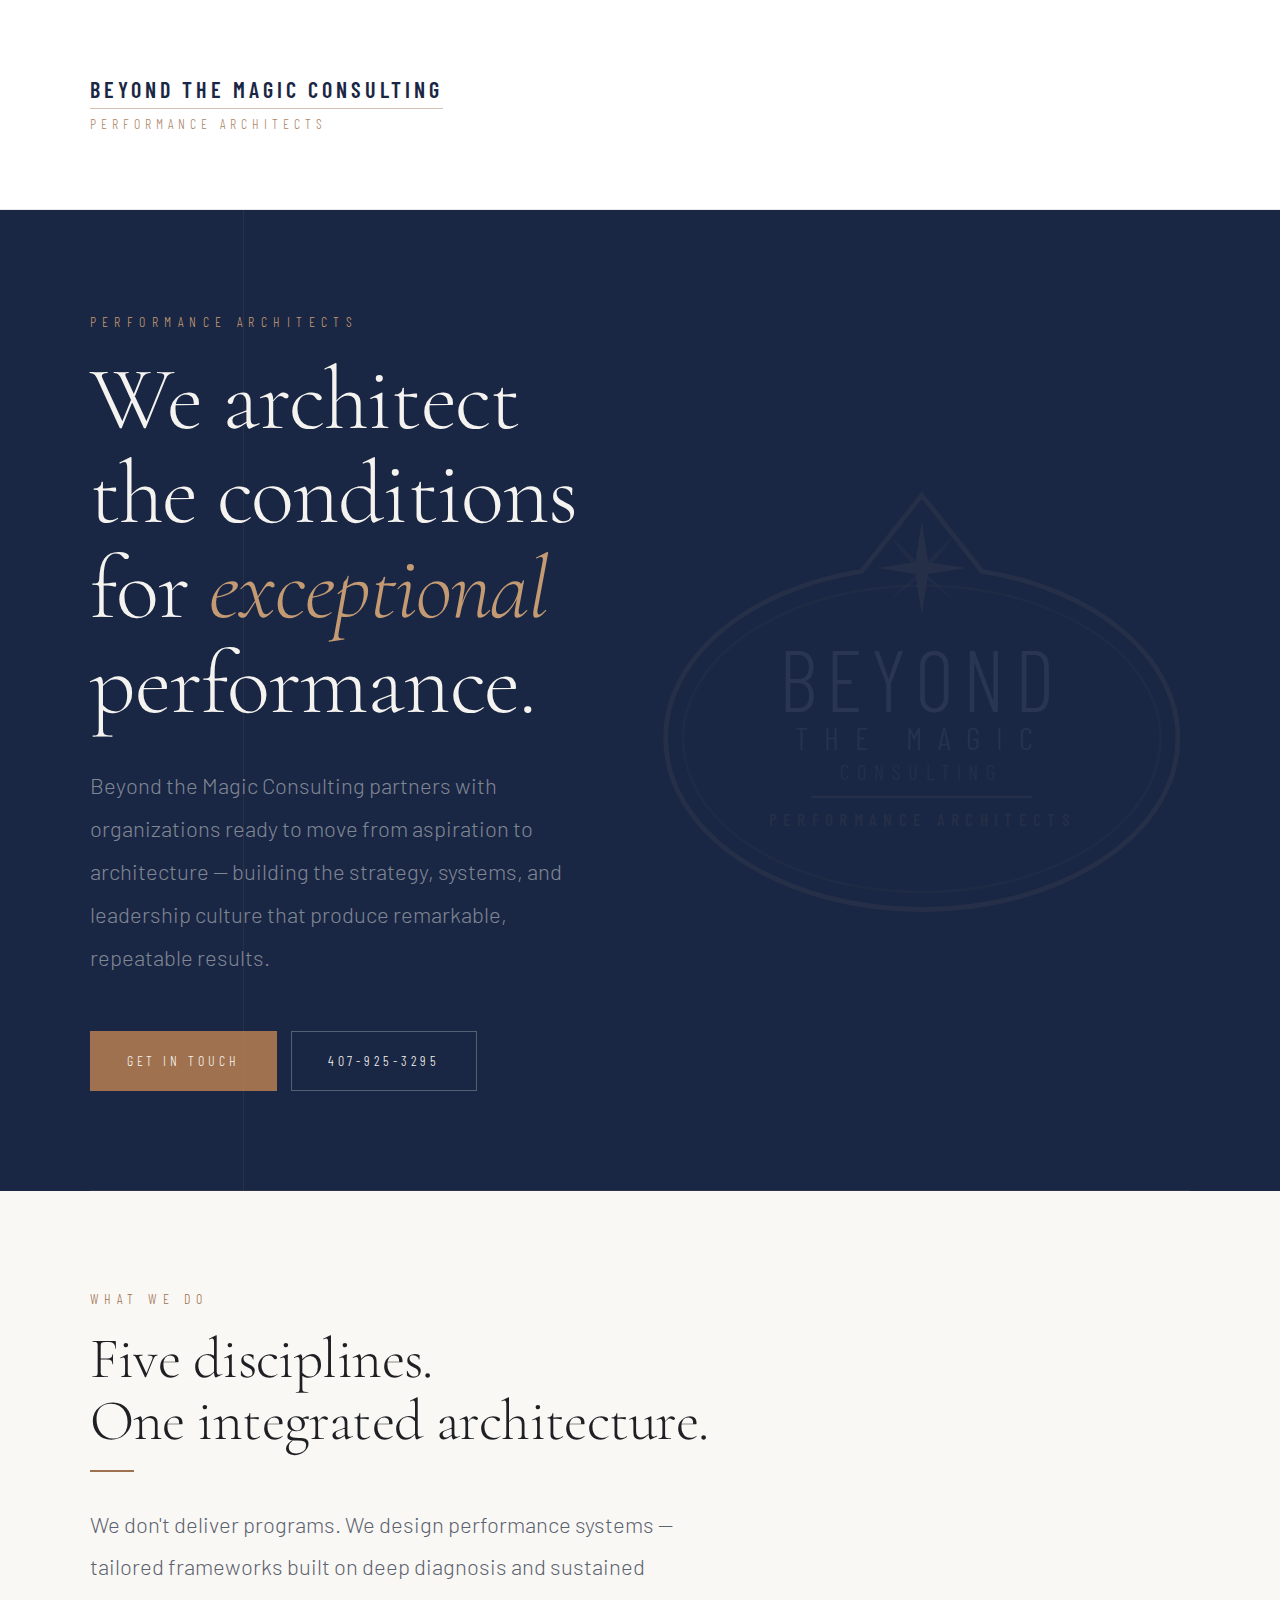
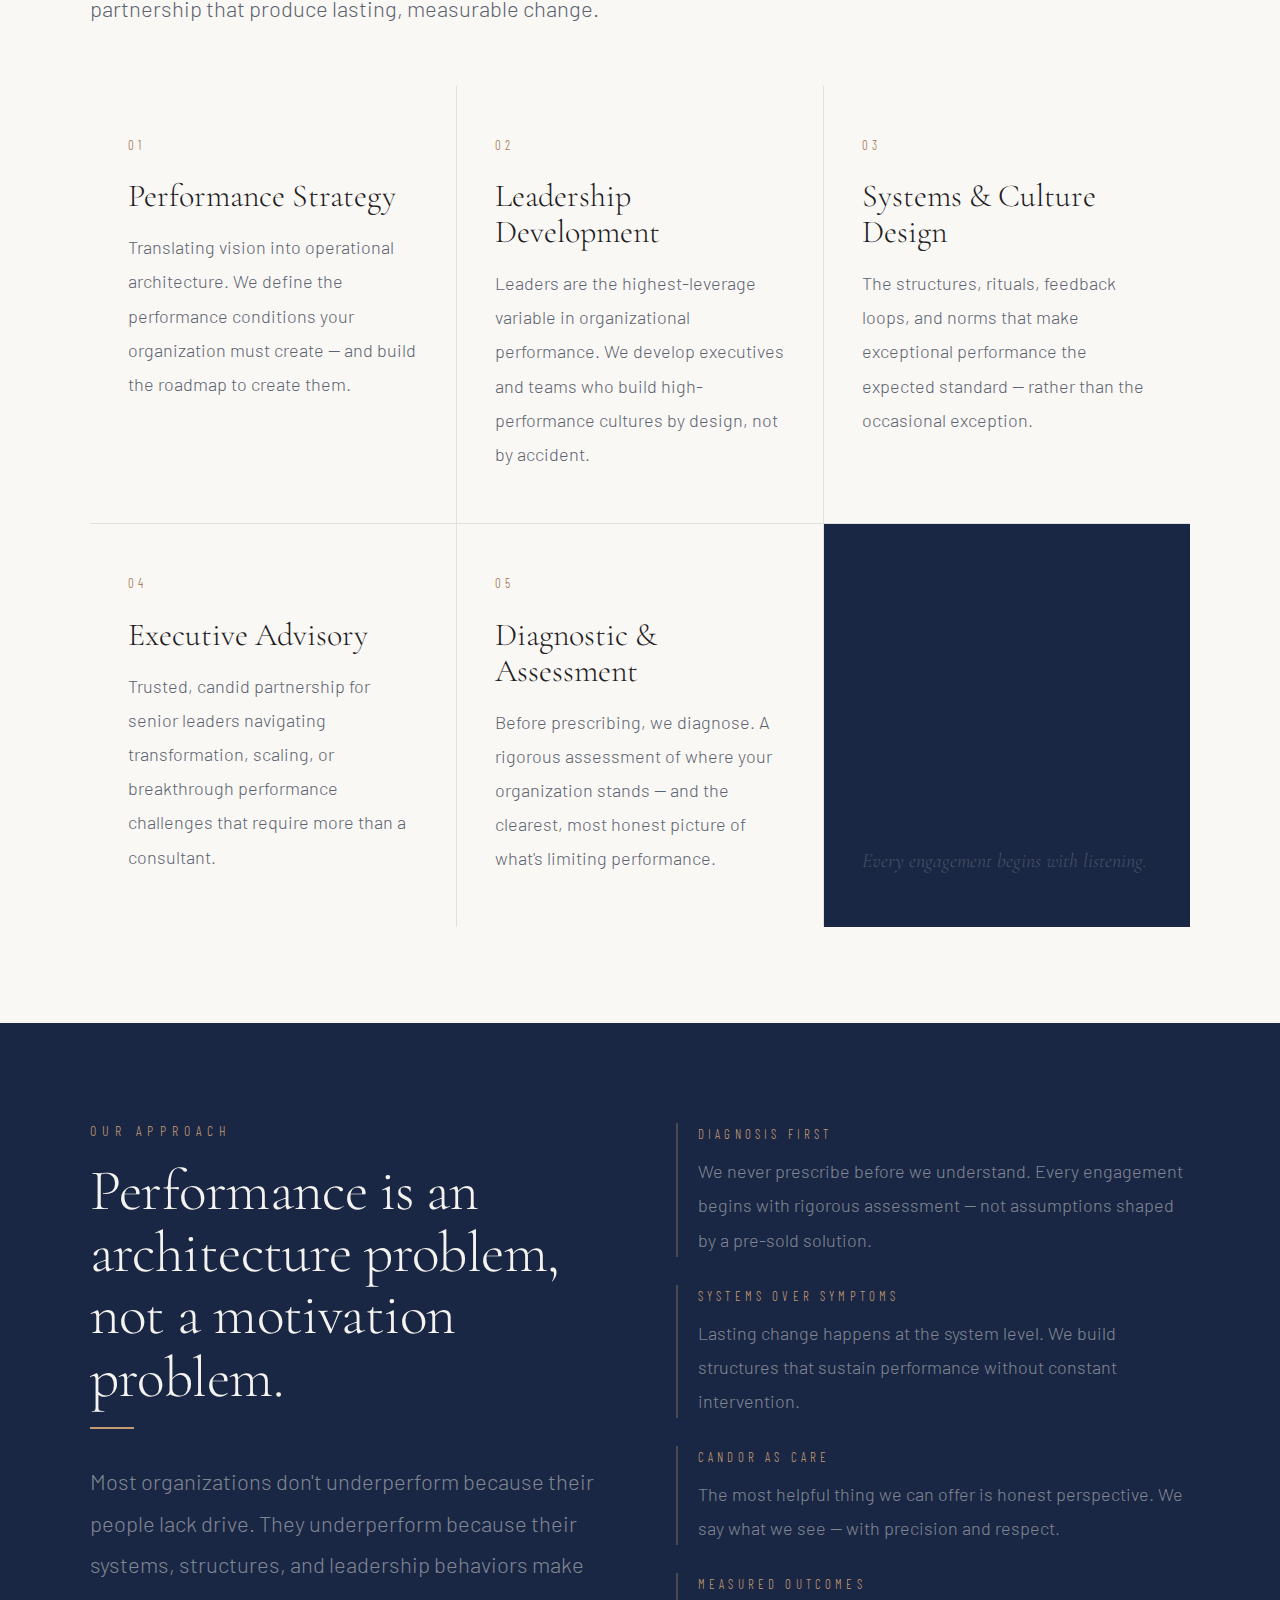
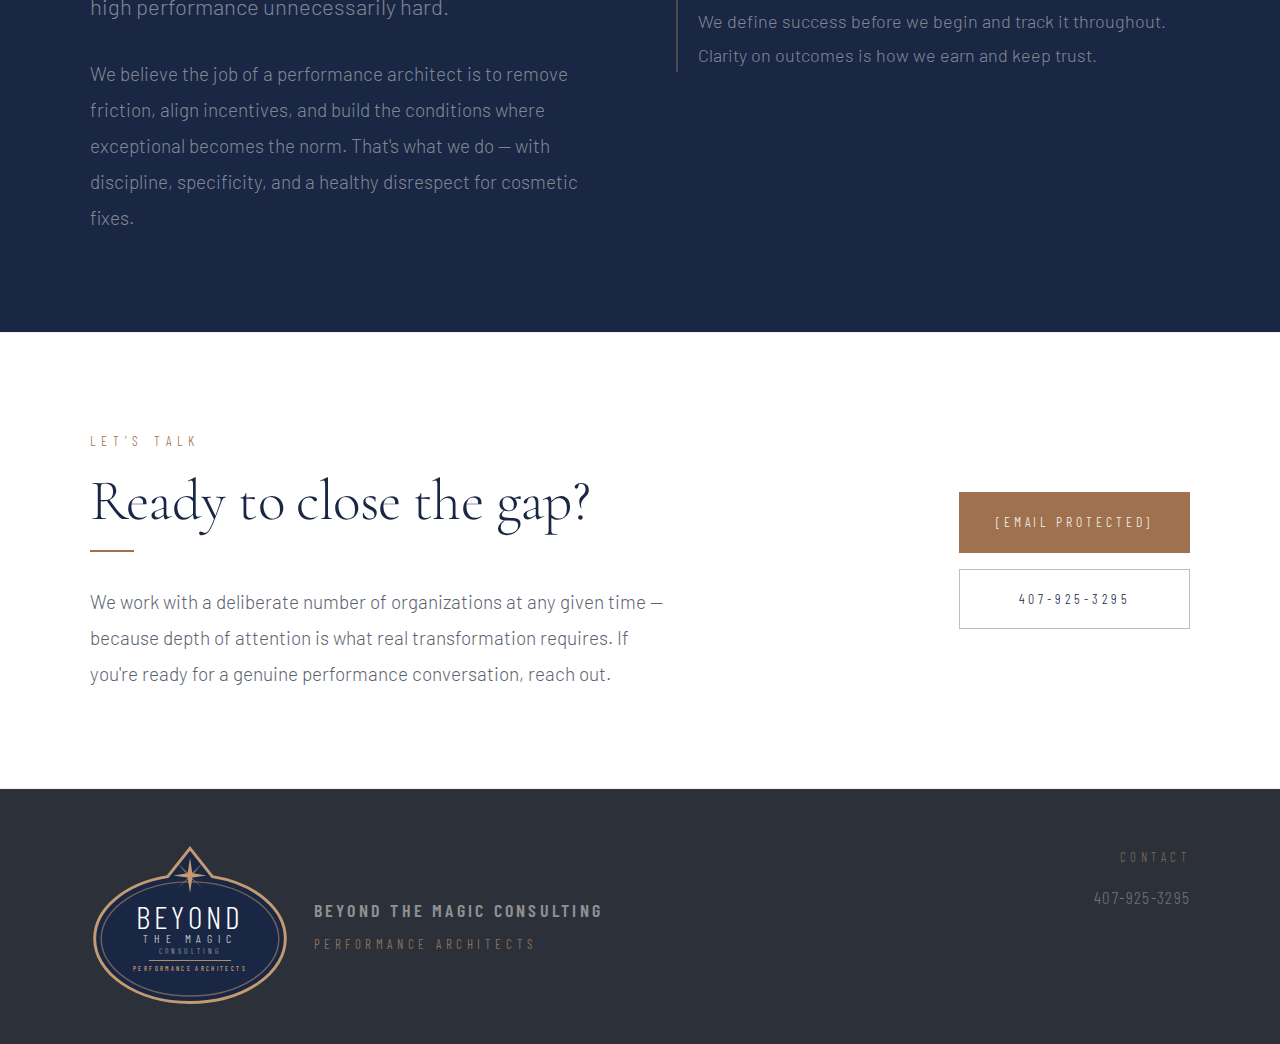
<file: index.html>
<!DOCTYPE html>
<html lang="en">
<head>
  <meta charset="UTF-8">
  <meta name="viewport" content="width=device-width, initial-scale=1.0">
  <title>Beyond the Magic Consulting — Performance Architects</title>
  <meta name="description" content="Beyond the Magic Consulting LLC. Performance Architects. We build the strategy, systems, and leadership culture that transform aspiration into results.">
  <meta property="og:title" content="Beyond the Magic Consulting — Performance Architects">
  <meta property="og:description" content="We architect the conditions for exceptional performance.">
  <meta property="og:type" content="website">
  <link rel="preconnect" href="https://fonts.googleapis.com">
  <link rel="preconnect" href="https://fonts.gstatic.com" crossorigin>
  <link href="https://fonts.googleapis.com/css2?family=Cormorant+Garamond:ital,wght@0,300;0,400;1,300;1,400&family=Barlow:wght@300;400&family=Barlow+Condensed:wght@300;400;500;600&display=swap" rel="stylesheet">
  <style>
    /* ── TOKENS ── */
    :root {
      --navy:       #1A2744;
      --charcoal:   #1E2023;
      --slate-deep: #2C3038;
      --slate-lt:   #5C6370;
      --copper:     #A0714F;
      --copper-lt:  #C49A72;
      --off-white:  #F5F3EF;
      --warm-white: #FAF8F5;

      --display: 'Cormorant Garamond', Georgia, serif;
      --body:    'Barlow', system-ui, sans-serif;
      --ui:      'Barlow Condensed', system-ui, sans-serif;
    }

    /* ── RESET ── */
    *, *::before, *::after { margin: 0; padding: 0; box-sizing: border-box; }
    html { scroll-behavior: smooth; -webkit-text-size-adjust: 100%; }
    body {
      background: var(--off-white);
      color: var(--charcoal);
      font-family: var(--body);
      font-weight: 300;
      font-size: 16px;
      line-height: 1.75;
      -webkit-font-smoothing: antialiased;
    }
    a { color: inherit; text-decoration: none; }

    /* ── NAV ── */
    .nav {
      position: fixed;
      top: 0; left: 0; right: 0;
      height: 210px;
      background: #ffffff;
      border-bottom: 1px solid rgba(26,39,68,.10);
      z-index: 100;
      display: flex;
      align-items: center;
      padding: 0 7%;
    }

    .nav__logo {
      display: flex;
      align-items: center;
      gap: 28px;
    }

    /* Inline SVG mark in nav — large */
    .nav__mark {
      width: 190px;
      height: auto;
      flex-shrink: 0;
    }

    .nav__wordmark {
      display: flex;
      flex-direction: column;
      gap: 8px;
      line-height: 1;
    }

    .nav__rule {
      display: block;
      width: 100%;
      height: 1.5px;
      background: var(--copper);
      opacity: .45;
    }

    .nav__name {
      font-family: var(--ui);
      font-weight: 600;
      font-size: 22px;
      letter-spacing: .18em;
      text-transform: uppercase;
      color: var(--navy);
    }

    .nav__sub {
      font-family: var(--ui);
      font-weight: 300;
      font-size: 14px;
      letter-spacing: .36em;
      text-transform: uppercase;
      color: var(--copper);
      opacity: .85;
    }

    /* ── HERO ── */
    .hero {
      min-height: 100vh;
      background: var(--navy);
      display: flex;
      align-items: center;
      padding: 210px 7% 0;
      position: relative;
      overflow: hidden;
    }

    /* Vertical spine rule */
    .hero::before {
      content: '';
      position: absolute;
      left: 19%;
      top: 0; bottom: 0;
      width: 1px;
      background: rgba(196,154,114,.09);
    }

    /* Bottom rule */
    .hero::after {
      content: '';
      position: absolute;
      bottom: 0;
      left: 7%; right: 7%;
      height: 1px;
      background: rgba(196,154,114,.12);
    }

    .hero__inner {
      max-width: 1280px;
      margin: 0 auto;
      width: 100%;
      display: flex;
      align-items: center;
      gap: 64px;
      padding: 100px 0;
    }

    .hero__content { max-width: 700px; flex: 1; }

    .eyebrow {
      display: block;
      font-family: var(--ui);
      font-size: 14px;
      letter-spacing: .46em;
      text-transform: uppercase;
      color: var(--copper-lt);
      margin-bottom: 18px;
    }

    .hero h1 {
      font-family: var(--display);
      font-weight: 300;
      font-size: clamp(52px, 7vw, 96px);
      line-height: 1.06;
      color: var(--off-white);
      letter-spacing: -.01em;
      margin-bottom: 32px;
    }

    .hero h1 em {
      font-style: italic;
      color: var(--copper-lt);
    }

    .hero__body {
      font-size: clamp(18px, 1.9vw, 22px);
      color: rgba(245,243,239,.48);
      line-height: 1.95;
      max-width: 560px;
      margin-bottom: 52px;
    }

    .hero__actions { display: flex; gap: 14px; flex-wrap: wrap; }

    .btn {
      display: inline-block;
      font-family: var(--ui);
      font-size: 14px;
      letter-spacing: .28em;
      text-transform: uppercase;
      padding: 17px 36px;
      border: 1px solid transparent;
      transition: background .2s, border-color .2s, color .2s;
    }

    .btn--solid {
      background: var(--copper);
      color: var(--off-white);
      border-color: var(--copper);
    }
    .btn--solid:hover { background: var(--copper-lt); border-color: var(--copper-lt); }

    .btn--ghost {
      background: transparent;
      color: var(--off-white);
      border-color: rgba(245,243,239,.28);
    }
    .btn--ghost:hover { border-color: rgba(245,243,239,.65); }

    /* Large emblem watermark */
    .hero__emblem {
      flex-shrink: 0;
      width: clamp(360px, 42vw, 560px);
      opacity: .065;
      pointer-events: none;
    }

    /* ── SECTION SHARED ── */
    .section {
      padding: 96px 7%;
    }

    .section__inner {
      max-width: 1280px;
      margin: 0 auto;
    }

    .section--warm { background: var(--warm-white); }
    .section--navy { background: var(--navy); }
    .section--slate { background: var(--slate-deep); }
    .section--off   { background: var(--off-white); }

    .section-eyebrow {
      display: block;
      font-family: var(--ui);
      font-size: 14px;
      letter-spacing: .44em;
      text-transform: uppercase;
      color: var(--copper);
      margin-bottom: 16px;
    }
    .section--navy .section-eyebrow { color: var(--copper-lt); }
    .section--slate .section-eyebrow { color: var(--copper-lt); }

    h2 {
      font-family: var(--display);
      font-weight: 300;
      font-size: clamp(38px, 4.5vw, 60px);
      line-height: 1.08;
      letter-spacing: -.01em;
      color: var(--charcoal);
      margin-bottom: 0;
    }
    .section--navy h2,
    .section--slate h2 { color: var(--off-white); }

    /* Copper rule */
    .rule {
      display: block;
      width: 44px;
      height: 2px;
      background: var(--copper);
      margin: 18px 0 32px;
    }
    .section--navy .rule,
    .section--slate .rule { background: var(--copper-lt); }

    .lead {
      font-size: clamp(19px, 2vw, 22px);
      font-weight: 300;
      line-height: 1.9;
      color: var(--slate-lt);
      max-width: 640px;
    }
    .section--navy .lead,
    .section--slate .lead { color: rgba(245,243,239,.48); }

    p {
      font-size: 19px;
      line-height: 1.9;
      color: var(--slate-lt);
    }
    .section--navy p,
    .section--slate p { color: rgba(245,243,239,.48); }

    /* ── WHAT WE DO — service cards ── */
    .services-grid {
      display: grid;
      grid-template-columns: repeat(3, 1fr);
      gap: 1px;
      background: rgba(28,30,35,.1);
      margin-top: 56px;
    }

    .svc {
      background: var(--warm-white);
      padding: 48px 38px 52px;
      transition: background .2s;
    }
    .svc:hover { background: var(--off-white); }
    .section--off .svc { background: var(--off-white); }
    .section--off .svc:hover { background: var(--warm-white); }

    .svc__num {
      font-family: var(--ui);
      font-size: 13px;
      letter-spacing: .32em;
      color: var(--copper);
      display: block;
      margin-bottom: 22px;
    }

    .svc__title {
      font-family: var(--display);
      font-size: 32px;
      font-weight: 300;
      color: var(--charcoal);
      line-height: 1.12;
      margin-bottom: 16px;
    }

    .svc__body {
      font-size: 18px;
      color: var(--slate-lt);
      line-height: 1.9;
    }

    /* ── OUR APPROACH ── */
    .approach-grid {
      display: grid;
      grid-template-columns: 1fr 1fr;
      gap: 72px;
      align-items: start;
    }

    .approach-list {
      display: flex;
      flex-direction: column;
      gap: 28px;
      margin-top: 4px;
    }

    .approach-item {
      padding-left: 20px;
      border-left: 2px solid rgba(196,154,114,.3);
    }

    .approach-item__label {
      font-family: var(--ui);
      font-size: 13px;
      letter-spacing: .32em;
      text-transform: uppercase;
      color: var(--copper-lt);
      display: block;
      margin-bottom: 8px;
    }

    .approach-item p { font-size: 18px; color: rgba(245,243,239,.48); }

    /* ── CTA BAND ── */
    .cta-band {
      background: #ffffff;
      padding: 96px 7%;
      border-top: 1px solid rgba(26,39,68,.08);
      border-bottom: 1px solid rgba(26,39,68,.08);
    }

    .cta-band__inner {
      max-width: 1280px;
      margin: 0 auto;
      display: flex;
      align-items: center;
      justify-content: space-between;
      gap: 56px;
      flex-wrap: wrap;
    }

    .cta-band__text { max-width: 580px; }
    .cta-band__text h2 { color: var(--navy); margin-bottom: 12px; }

    .btn--navy-ghost {
      background: transparent;
      color: var(--off-white);
      border-color: rgba(245,243,239,.28);
    }
    .btn--navy-ghost:hover { border-color: rgba(245,243,239,.65); }

    /* ── FOOTER ── */
    .footer {
      background: var(--slate-deep);
      padding: 56px 7% 40px;
      border-top: 1px solid rgba(255,255,255,.05);
    }

    .footer__inner {
      max-width: 1280px;
      margin: 0 auto;
      display: flex;
      align-items: flex-start;
      justify-content: space-between;
      gap: 48px;
      flex-wrap: wrap;
    }

    .footer__brand {
      display: flex;
      align-items: center;
      gap: 24px;
    }

    .footer__mark { width: 200px; height: auto; }

    .footer__brand-text {
      display: flex;
      flex-direction: column;
      gap: 6px;
    }

    .footer__brand-name {
      font-family: var(--ui);
      font-weight: 600;
      font-size: 18px;
      letter-spacing: .18em;
      text-transform: uppercase;
      color: rgba(245,243,239,.5);
    }

    .footer__brand-pa {
      font-family: var(--ui);
      font-weight: 400;
      font-size: 13px;
      letter-spacing: .35em;
      text-transform: uppercase;
      color: var(--copper-lt);
      opacity: .6;
    }

    .footer__contact {
      display: flex;
      flex-direction: column;
      gap: 10px;
      text-align: right;
    }

    .footer__contact-label {
      font-family: var(--ui);
      font-size: 13px;
      letter-spacing: .35em;
      text-transform: uppercase;
      color: var(--copper-lt);
      opacity: .55;
      margin-bottom: 4px;
      display: block;
    }

    .footer__contact a {
      font-family: var(--ui);
      font-size: 17px;
      letter-spacing: .08em;
      color: rgba(245,243,239,.35);
      transition: color .2s;
      display: block;
    }
    .footer__contact a:hover { color: rgba(245,243,239,.7); }

    .footer__bottom {
      max-width: 1280px;
      margin: 36px auto 0;
      padding-top: 20px;
      border-top: 1px solid rgba(255,255,255,.05);
      display: flex;
      justify-content: space-between;
      flex-wrap: wrap;
      gap: 10px;
    }

    .footer__copy {
      font-family: var(--ui);
      font-size: 13px;
      letter-spacing: .14em;
      color: rgba(245,243,239,.16);
    }

    /* ── RESPONSIVE ── */
    @media (max-width: 1024px) {
      .approach-grid { grid-template-columns: 1fr; gap: 48px; }
    }

    @media (max-width: 768px) {
      .section { padding: 72px 5%; }
      .nav { padding: 0 5%; height: 110px; }
      .cta-band { padding: 72px 5%; }
      .footer { padding: 48px 5% 36px; }
      .hero { padding: 110px 5% 0; }
      .hero::before { display: none; }
      .hero__inner { flex-direction: column; padding: 80px 0; gap: 48px; }
      .hero__emblem { display: none; }
      .services-grid { grid-template-columns: 1fr; }
      .cta-band__inner { flex-direction: column; }
      .footer__contact { text-align: left; }
      .footer__mark { width: 130px; }
      .nav__name { font-size: 19px; letter-spacing: .14em; }
      .nav__sub  { font-size: 12px; letter-spacing: .28em; }
    }

    @media (max-width: 480px) {
      .hero h1 { font-size: 38px; }
      h2 { font-size: 32px; }
      .nav { height: 96px; padding: 0 5%; }
      .nav__name { font-size: 18px; letter-spacing: .12em; }
      .nav__sub  { font-size: 11px; letter-spacing: .22em; }
      .hero { padding: 96px 5% 0; }
    }

    @media (max-width: 360px) {
      .nav__name { font-size: 15px; letter-spacing: .08em; }
      .nav__sub  { font-size: 10px; letter-spacing: .18em; }
    }
  </style>
</head>
<body>

  <!-- ── NAVIGATION ── -->
  <nav aria-label="Main navigation">
    <div class="nav">
      <div class="nav__logo">
        <div class="nav__wordmark">
          <span class="nav__name">Beyond the Magic Consulting</span>
          <span class="nav__rule"></span>
          <span class="nav__sub">Performance Architects</span>
        </div>
      </div>
    </div>
  </nav>

  <main id="main">

    <!-- ── HERO ── -->
    <section class="hero section--navy" aria-label="Introduction">
      <div class="hero__inner">
        <div class="hero__content">
          <span class="eyebrow">Performance Architects</span>
          <h1>We architect the conditions for <em>exceptional</em> performance.</h1>
          <p class="hero__body">Beyond the Magic Consulting partners with organizations ready to move from aspiration to architecture — building the strategy, systems, and leadership culture that produce remarkable, repeatable results.</p>
          <div class="hero__actions">
            <a href="/cdn-cgi/l/email-protection#60131510100f1214200205190f0e041408050d010709034e030f" class="btn btn--solid">Get in Touch</a>
            <a href="tel:+14079253295" class="btn btn--ghost">407-925-3295</a>
          </div>
        </div>

        <!-- Large faint watermark emblem -->
        <svg class="hero__emblem" viewBox="0 0 340 268" xmlns="http://www.w3.org/2000/svg" aria-hidden="true" focusable="false">
          <path d="M 170 4 L 208 52 A 162 108 0 0 1 332 158 A 162 108 0 0 1 8 158 A 162 108 0 0 1 132 52 Z" fill="none" stroke="#C49A72" stroke-width="3" stroke-linejoin="miter"/>
          <ellipse cx="170" cy="158" rx="151" ry="97" fill="none" stroke="#C49A72" stroke-width="1.5" opacity="0.5"/>
          <polygon points="170,20 174,46 170,50 166,46" fill="#C49A72"/>
          <polygon points="170,80 174,54 170,50 166,54" fill="#C49A72"/>
          <polygon points="198,50 172,46 170,50 172,54" fill="#C49A72"/>
          <polygon points="142,50 168,46 170,50 168,54" fill="#C49A72"/>
          <polygon points="191,29 172,47 170,50 173,52" fill="#C49A72" opacity="0.6"/>
          <polygon points="149,29 168,47 170,50 167,52" fill="#C49A72" opacity="0.6"/>
          <polygon points="191,71 172,53 170,50 167,52" fill="#C49A72" opacity="0.6"/>
          <polygon points="149,71 168,53 170,50 173,52" fill="#C49A72" opacity="0.6"/>
          <circle cx="170" cy="50" r="3" fill="#C49A72"/>
          <text x="170" y="141" text-anchor="middle" font-family="Barlow Condensed, sans-serif" font-weight="300" font-size="54" fill="#FFFFFF" letter-spacing="6">BEYOND</text>
          <text x="170" y="165" text-anchor="middle" font-family="Barlow Condensed, sans-serif" font-weight="300" font-size="20" fill="#FFFFFF" letter-spacing="10" opacity="0.82">THE MAGIC</text>
          <text x="170" y="184" text-anchor="middle" font-family="Barlow Condensed, sans-serif" font-weight="300" font-size="13" fill="#FFFFFF" letter-spacing="5" opacity="0.62">CONSULTING</text>
          <rect x="100" y="194" width="140" height="1.5" fill="#C49A72"/>
          <text x="170" y="213" text-anchor="middle" font-family="Barlow Condensed, sans-serif" font-weight="500" font-size="11" fill="#C49A72" letter-spacing="4">PERFORMANCE ARCHITECTS</text>
        </svg>
      </div>
    </section>

    <!-- ── WHAT WE DO ── -->
    <section class="section section--warm" aria-labelledby="services-h">
      <div class="section__inner">
        <span class="section-eyebrow">What We Do</span>
        <h2 id="services-h">Five disciplines.<br>One integrated architecture.</h2>
        <span class="rule"></span>
        <p class="lead">We don't deliver programs. We design performance systems — tailored frameworks built on deep diagnosis and sustained partnership that produce lasting, measurable change.</p>

        <div class="services-grid">
          <div class="svc">
            <span class="svc__num">01</span>
            <div class="svc__title">Performance Strategy</div>
            <p class="svc__body">Translating vision into operational architecture. We define the performance conditions your organization must create — and build the roadmap to create them.</p>
          </div>
          <div class="svc">
            <span class="svc__num">02</span>
            <div class="svc__title">Leadership Development</div>
            <p class="svc__body">Leaders are the highest-leverage variable in organizational performance. We develop executives and teams who build high-performance cultures by design, not by accident.</p>
          </div>
          <div class="svc">
            <span class="svc__num">03</span>
            <div class="svc__title">Systems &amp; Culture Design</div>
            <p class="svc__body">The structures, rituals, feedback loops, and norms that make exceptional performance the expected standard — rather than the occasional exception.</p>
          </div>
          <div class="svc">
            <span class="svc__num">04</span>
            <div class="svc__title">Executive Advisory</div>
            <p class="svc__body">Trusted, candid partnership for senior leaders navigating transformation, scaling, or breakthrough performance challenges that require more than a consultant.</p>
          </div>
          <div class="svc">
            <span class="svc__num">05</span>
            <div class="svc__title">Diagnostic &amp; Assessment</div>
            <p class="svc__body">Before prescribing, we diagnose. A rigorous assessment of where your organization stands — and the clearest, most honest picture of what's limiting performance.</p>
          </div>
          <div class="svc" style="background:var(--navy); cursor:default; display:flex; align-items:flex-end;">
            <p style="font-family:'Cormorant Garamond',Georgia,serif; font-size:20px; font-weight:300; font-style:italic; color:rgba(245,243,239,.22); line-height:1.4;">Every engagement begins with listening.</p>
          </div>
        </div>
      </div>
    </section>

    <!-- ── OUR APPROACH ── -->
    <section class="section section--navy" aria-labelledby="approach-h">
      <div class="section__inner">
        <div class="approach-grid">
          <div>
            <span class="section-eyebrow">Our Approach</span>
            <h2 id="approach-h">Performance is an architecture problem, not a motivation problem.</h2>
            <span class="rule"></span>
            <p class="lead">Most organizations don't underperform because their people lack drive. They underperform because their systems, structures, and leadership behaviors make high performance unnecessarily hard.</p>
            <br>
            <p>We believe the job of a performance architect is to remove friction, align incentives, and build the conditions where exceptional becomes the norm. That's what we do — with discipline, specificity, and a healthy disrespect for cosmetic fixes.</p>
          </div>
          <div class="approach-list">
            <div class="approach-item">
              <span class="approach-item__label">Diagnosis First</span>
              <p>We never prescribe before we understand. Every engagement begins with rigorous assessment — not assumptions shaped by a pre-sold solution.</p>
            </div>
            <div class="approach-item">
              <span class="approach-item__label">Systems Over Symptoms</span>
              <p>Lasting change happens at the system level. We build structures that sustain performance without constant intervention.</p>
            </div>
            <div class="approach-item">
              <span class="approach-item__label">Candor as Care</span>
              <p>The most helpful thing we can offer is honest perspective. We say what we see — with precision and respect.</p>
            </div>
            <div class="approach-item">
              <span class="approach-item__label">Measured Outcomes</span>
              <p>We define success before we begin and track it throughout. Clarity on outcomes is how we earn and keep trust.</p>
            </div>
          </div>
        </div>
      </div>
    </section>

    <!-- ── CTA BAND ── -->
    <div class="cta-band" aria-labelledby="cta-h">
      <div class="cta-band__inner">
        <div class="cta-band__text">
          <span class="section-eyebrow" style="color:var(--copper);">Let's Talk</span>
          <h2 id="cta-h">Ready to close the gap?</h2>
          <span class="rule" style="background:var(--copper);"></span>
          <p style="color:var(--slate-lt);">We work with a deliberate number of organizations at any given time — because depth of attention is what real transformation requires. If you're ready for a genuine performance conversation, reach out.</p>
        </div>
        <div style="display:flex;flex-direction:column;gap:16px;flex-shrink:0;">
          <a href="/cdn-cgi/l/email-protection#9be8eeebebf4e9efdbf9fee2f4f5ffeff3fef6fafcf2f8b5f8f4" class="btn btn--solid"><span class="__cf_email__" data-cfemail="91e2e4e1e1fee3e5d1f3f4e8fefff5e5f9f4fcf0f6f8f2bff2fe">[email&#160;protected]</span></a>
          <a href="tel:+14079253295" class="btn btn--navy-ghost" style="text-align:center;color:var(--navy);border-color:rgba(26,39,68,.3);">407-925-3295</a>
        </div>
      </div>
    </div>

  </main>

  <!-- ── FOOTER ── -->
  <footer class="footer" role="contentinfo">
    <div class="footer__inner">

      <div class="footer__brand">
        <svg class="footer__mark" viewBox="0 0 340 268" xmlns="http://www.w3.org/2000/svg" aria-hidden="true" focusable="false">
          <path d="M 170 4 L 208 52 A 162 108 0 0 1 332 158 A 162 108 0 0 1 8 158 A 162 108 0 0 1 132 52 Z" fill="#1A2744"/>
          <path d="M 170 4 L 208 52 A 162 108 0 0 1 332 158 A 162 108 0 0 1 8 158 A 162 108 0 0 1 132 52 Z" fill="none" stroke="#C49A72" stroke-width="5" stroke-linejoin="miter"/>
          <ellipse cx="170" cy="158" rx="151" ry="97" fill="none" stroke="#C49A72" stroke-width="2.5" opacity="0.5"/>
          <polygon points="170,20 174,46 170,50 166,46" fill="#C49A72"/>
          <polygon points="170,80 174,54 170,50 166,54" fill="#C49A72"/>
          <polygon points="198,50 172,46 170,50 172,54" fill="#C49A72"/>
          <polygon points="142,50 168,46 170,50 168,54" fill="#C49A72"/>
          <polygon points="191,29 172,47 170,50 173,52" fill="#C49A72" opacity="0.6"/>
          <polygon points="149,29 168,47 170,50 167,52" fill="#C49A72" opacity="0.6"/>
          <polygon points="191,71 172,53 170,50 167,52" fill="#C49A72" opacity="0.6"/>
          <polygon points="149,71 168,53 170,50 173,52" fill="#C49A72" opacity="0.6"/>
          <circle cx="170" cy="50" r="4" fill="#C49A72"/>
          <text x="170" y="141" text-anchor="middle" font-family="Barlow Condensed, sans-serif" font-weight="300" font-size="54" fill="#FFFFFF" letter-spacing="6">BEYOND</text>
          <text x="170" y="165" text-anchor="middle" font-family="Barlow Condensed, sans-serif" font-weight="300" font-size="20" fill="#FFFFFF" letter-spacing="10" opacity="0.82">THE MAGIC</text>
          <text x="170" y="184" text-anchor="middle" font-family="Barlow Condensed, sans-serif" font-weight="300" font-size="13" fill="#FFFFFF" letter-spacing="5" opacity="0.62">CONSULTING</text>
          <rect x="100" y="194" width="140" height="1.5" fill="#C49A72"/>
          <text x="170" y="213" text-anchor="middle" font-family="Barlow Condensed, sans-serif" font-weight="500" font-size="11" fill="#C49A72" letter-spacing="4">PERFORMANCE ARCHITECTS</text>
        </svg>
        <div class="footer__brand-text">
          <span class="footer__brand-name">Beyond the Magic Consulting</span>
          <span class="footer__brand-pa">Performance Architects</span>
        </div>
      </div>

      <div class="footer__contact">
        <span class="footer__contact-label">Contact</span>
        <a href="tel:+14079253295">407-925-3295</a>
        <a href="/cdn-cgi/l/email-protection#1c6f696c6c736e685c7e7965737278687479717d7b757f327f73"><span class="__cf_email__" data-cfemail="93e0e6e3e3
</file>
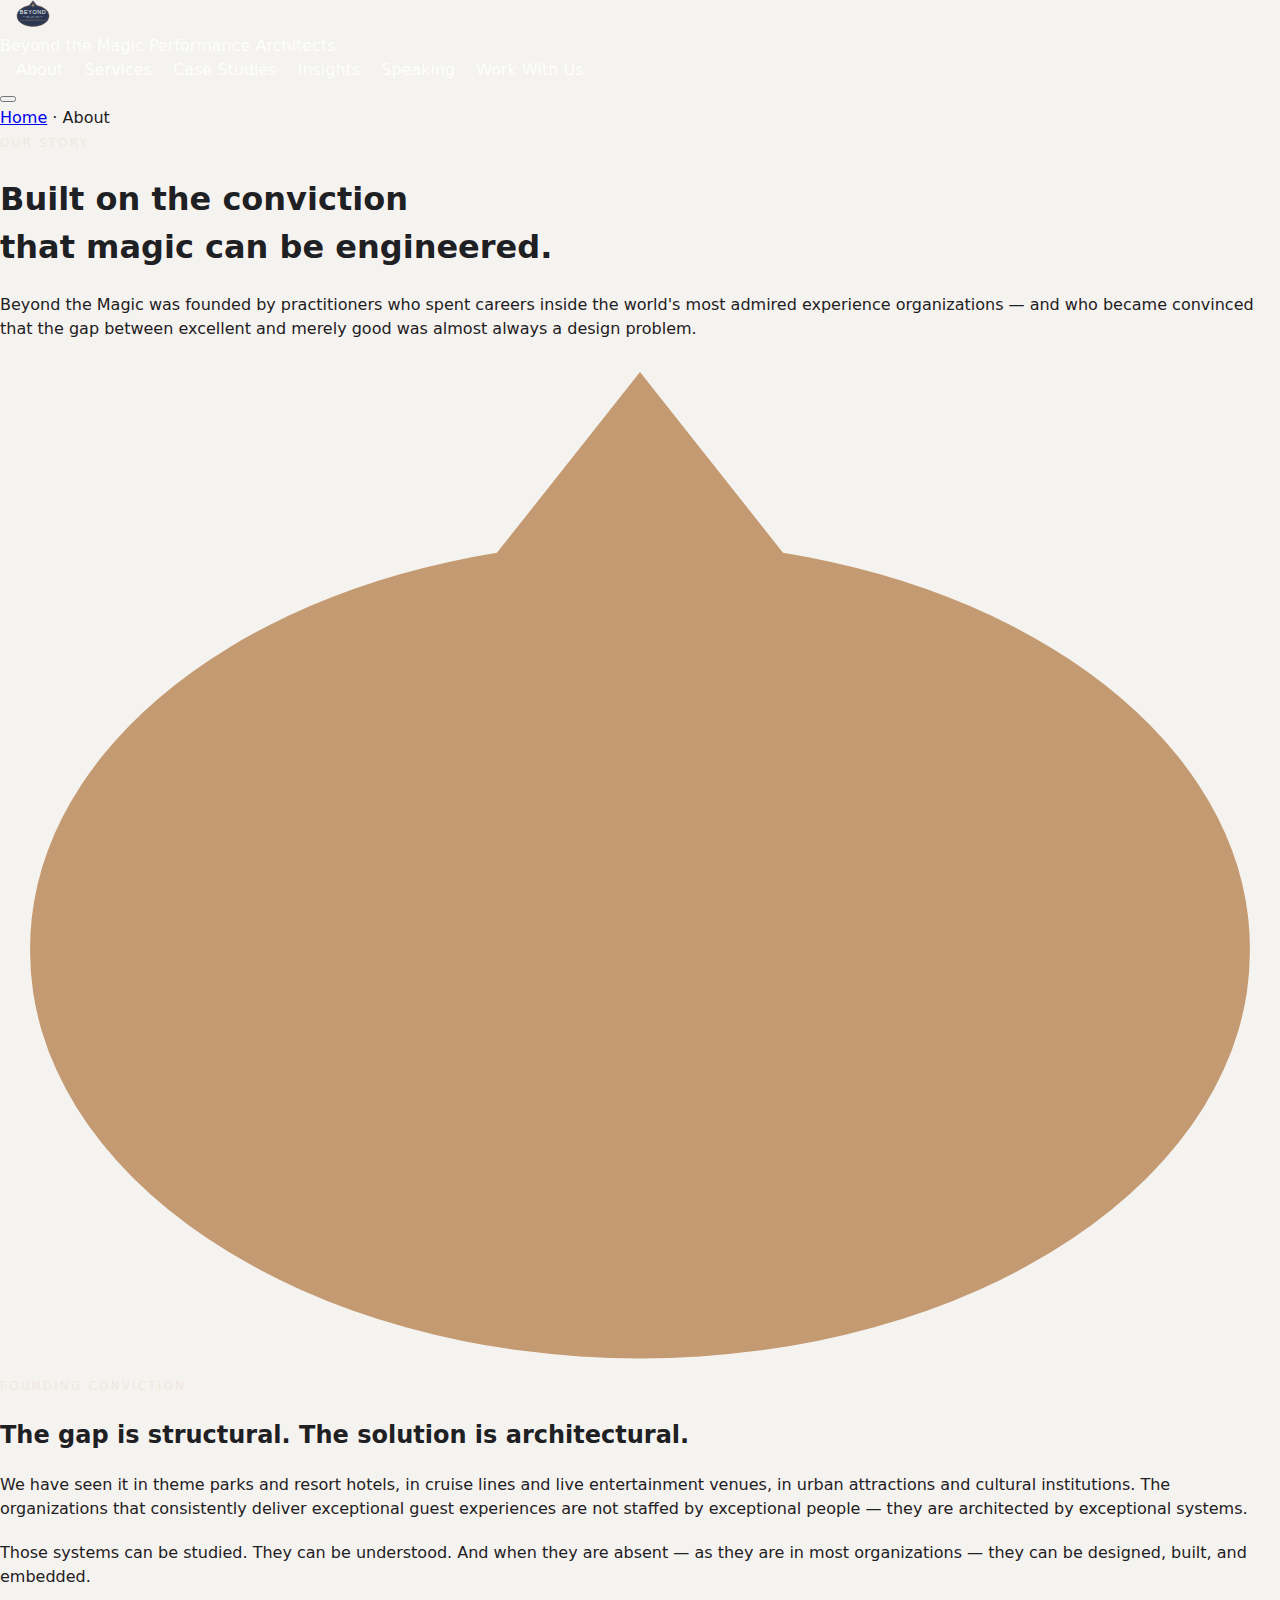
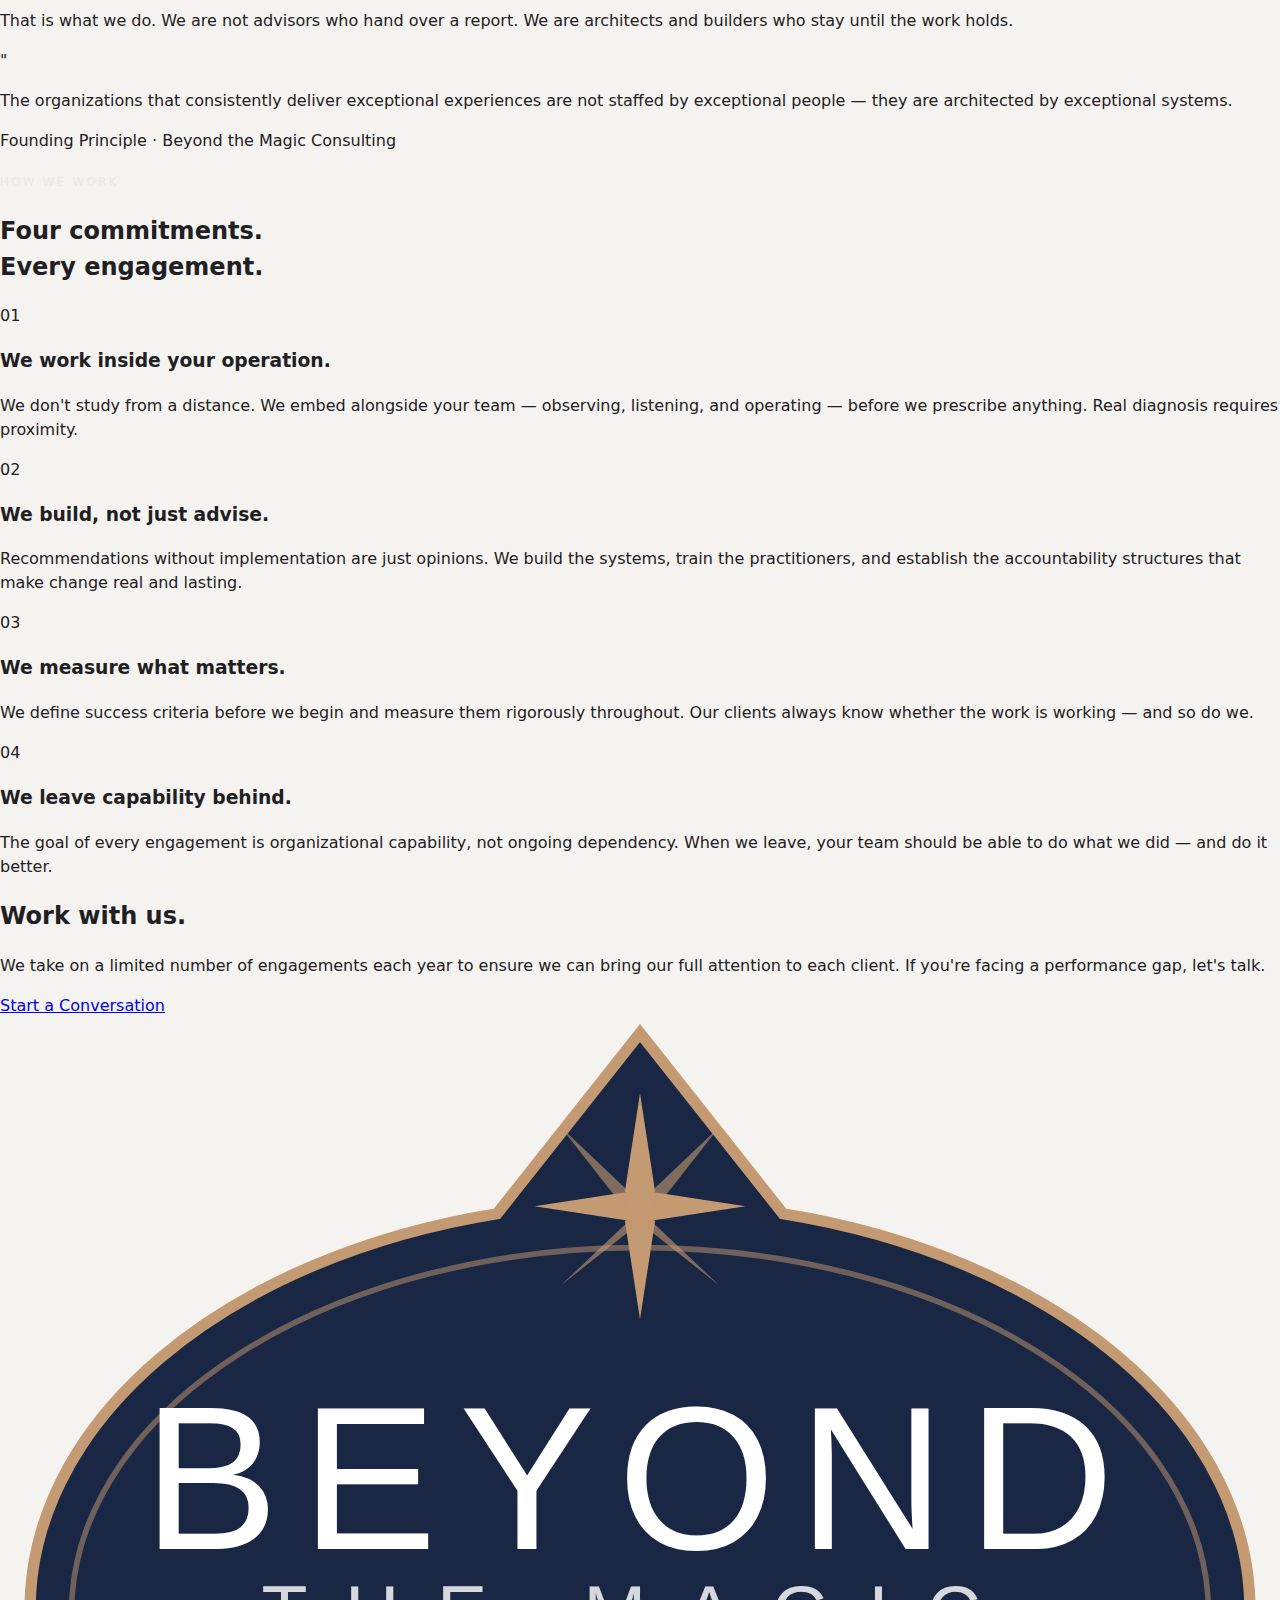
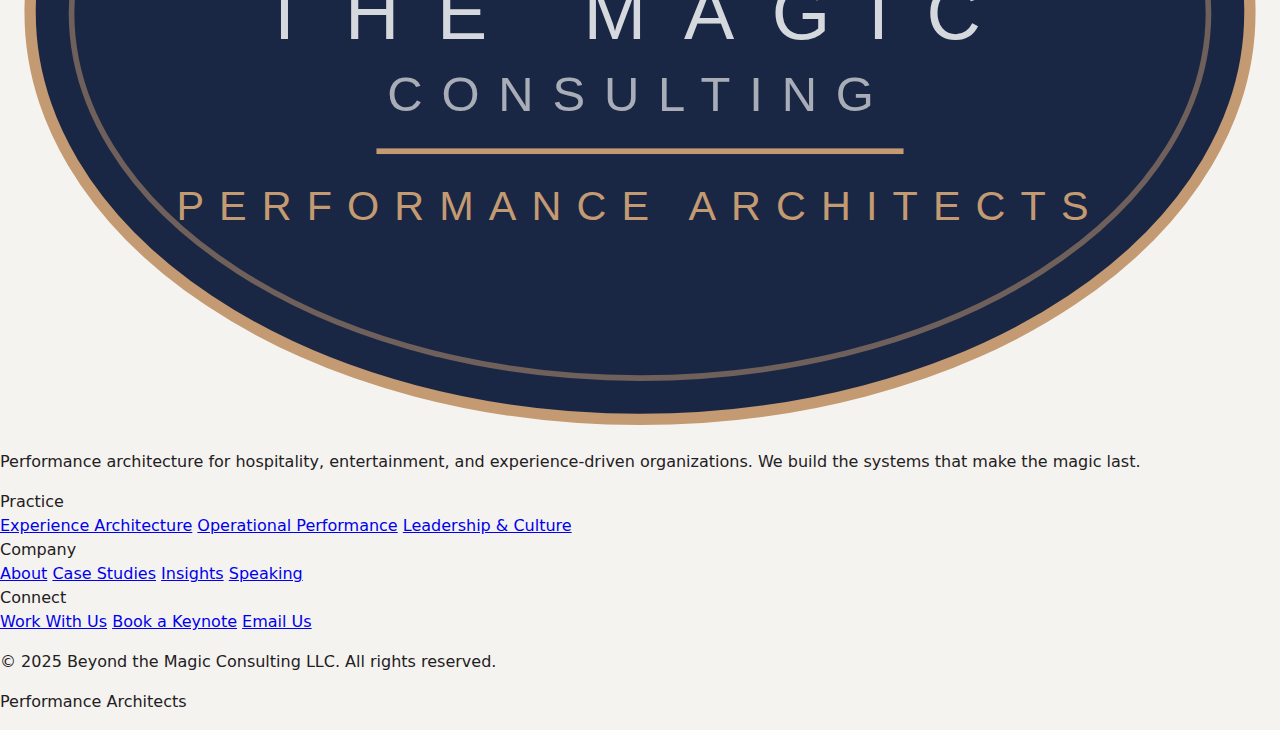
<file: about/index.html>
<!DOCTYPE html>
<html lang="en">
<head>
  <meta charset="UTF-8">
  <meta name="viewport" content="width=device-width, initial-scale=1.0">
  <title>About — Beyond the Magic Consulting LLC</title>
  <meta name="description" content="We are performance architects who work inside experience-driven organizations to design the systems that close the gap between promise and delivery.">
  <meta property="og:title" content="About — Beyond the Magic Consulting">
  <meta property="og:description" content="We are performance architects who work inside experience-driven organizations to design the systems that close the gap between promise and delivery.">
  <meta property="og:type" content="website">
  <link rel="canonical" href="https://beyondthemagic.consulting">
  <link rel="preconnect" href="https://fonts.googleapis.com">
  <link rel="preconnect" href="https://fonts.gstatic.com" crossorigin>
  <link href="https://fonts.googleapis.com/css2?family=Cormorant+Garamond:ital,wght@0,300;0,400;0,500;1,300;1,400&family=Barlow:wght@300;400;500&family=Barlow+Condensed:wght@300;400;500;600;700&display=swap" rel="stylesheet">
  <link rel="stylesheet" href="../styles.css">
</head>
<body>

<a href="#main" class="skip-link">Skip to content</a>

<nav class="nav" role="navigation" aria-label="Primary">
  <div class="nav__inner">
    <a href="../" class="nav__logo" aria-label="Beyond the Magic Consulting — Home">
      <img src="../assets/logo.svg" alt="" class="nav__logo-mark" width="34" height="27">
      <div class="nav__logo-text">
        <span class="nav__logo-primary">Beyond the Magic</span>
        <span class="nav__logo-sub">Performance Architects</span>
      </div>
    </a>
    <div class="nav__links">
      <a href="../about/">About</a>
      <a href="../services/">Services</a>
      <a href="../case-studies/">Case Studies</a>
      <a href="../insights/">Insights</a>
      <a href="../speaking/">Speaking</a>
      <a href="../contact/" class="nav__cta">Work With Us</a>
    </div>
    <button class="nav__toggle" aria-label="Open menu" aria-expanded="false">
      <span></span><span></span><span></span>
    </button>
  </div>
</nav>

<main id="main">

  <div class="page-hero">
    <div class="page-hero__inner">
      <div class="breadcrumb"><a href="/">Home</a> <span class="breadcrumb__sep">·</span> About</div>
      <span class="eyebrow">Our Story</span>
      <h1>Built on the conviction<br>that magic can be engineered.</h1>
      <span class="rule"></span>
      <p class="lead">Beyond the Magic was founded by practitioners who spent careers inside the world's most admired experience organizations — and who became convinced that the gap between excellent and merely good was almost always a design problem.</p>
    </div>
  </div>

  <section class="section" aria-labelledby="founding-h">
    <div class="section__inner">
      <div class="about-grid">
        <div class="about-image-placeholder" aria-hidden="true">
          <svg viewBox="0 0 340 268" xmlns="http://www.w3.org/2000/svg">
            <path d="M 170 4 L 208 52 A 162 108 0 0 1 332 158 A 162 108 0 0 1 8 158 A 162 108 0 0 1 132 52 Z" fill="#C49A72"/>
          </svg>
        </div>
        <div>
          <span class="eyebrow">Founding Conviction</span>
          <h2 id="founding-h">The gap is structural. The solution is architectural.</h2>
          <span class="rule"></span>
          <p style="margin-bottom:20px;">We have seen it in theme parks and resort hotels, in cruise lines and live entertainment venues, in urban attractions and cultural institutions. The organizations that consistently deliver exceptional guest experiences are not staffed by exceptional people — they are architected by exceptional systems.</p>
          <p style="margin-bottom:20px;">Those systems can be studied. They can be understood. And when they are absent — as they are in most organizations — they can be designed, built, and embedded.</p>
          <p>That is what we do. We are not advisors who hand over a report. We are architects and builders who stay until the work holds.</p>
        </div>
      </div>
    </div>
  </section>

  <div class="pull-quote">
    <span class="pull-quote__mark" aria-hidden="true">"</span>
    <p class="pull-quote__text">The organizations that consistently deliver exceptional experiences are not staffed by exceptional people — they are architected by exceptional systems.</p>
    <div class="pull-quote__rule"></div>
    <p class="pull-quote__attr">Founding Principle · Beyond the Magic Consulting</p>
  </div>

  <section class="section section--warm" aria-labelledby="values-h">
    <div class="section__inner">
      <span class="eyebrow">How We Work</span>
      <h2 id="values-h">Four commitments.<br>Every engagement.</h2>
      <span class="rule"></span>
      <div class="value-list">
        <div class="value-item">
          <span class="value-item__num">01</span>
          <div>
            <h3 class="value-item__title">We work inside your operation.</h3>
            <p class="value-item__body">We don't study from a distance. We embed alongside your team — observing, listening, and operating — before we prescribe anything. Real diagnosis requires proximity.</p>
          </div>
        </div>
        <div class="value-item">
          <span class="value-item__num">02</span>
          <div>
            <h3 class="value-item__title">We build, not just advise.</h3>
            <p class="value-item__body">Recommendations without implementation are just opinions. We build the systems, train the practitioners, and establish the accountability structures that make change real and lasting.</p>
          </div>
        </div>
        <div class="value-item">
          <span class="value-item__num">03</span>
          <div>
            <h3 class="value-item__title">We measure what matters.</h3>
            <p class="value-item__body">We define success criteria before we begin and measure them rigorously throughout. Our clients always know whether the work is working — and so do we.</p>
          </div>
        </div>
        <div class="value-item">
          <span class="value-item__num">04</span>
          <div>
            <h3 class="value-item__title">We leave capability behind.</h3>
            <p class="value-item__body">The goal of every engagement is organizational capability, not ongoing dependency. When we leave, your team should be able to do what we did — and do it better.</p>
          </div>
        </div>
      </div>
    </div>
  </section>

  <div class="cta-band">
    <div class="cta-band__inner">
      <div class="cta-band__text">
        <h2 class="cta-band__headline">Work with us.</h2>
        <p class="cta-band__body">We take on a limited number of engagements each year to ensure we can bring our full attention to each client. If you're facing a performance gap, let's talk.</p>
      </div>
      <a href="/contact/" class="btn btn--primary">Start a Conversation</a>
    </div>
  </div>

</main>

<footer class="footer" role="contentinfo">
  <div class="footer__grid">
    <div>
      <img src="../assets/logo.svg" alt="Beyond the Magic Consulting LLC" class="footer__logo">
      <p class="footer__about">Performance architecture for hospitality, entertainment, and experience-driven organizations. We build the systems that make the magic last.</p>
    </div>
    <div>
      <span class="footer__col-head">Practice</span>
      <nav class="footer__links" aria-label="Services">
        <a href="../services/#experience-architecture">Experience Architecture</a>
        <a href="../services/#operational-performance">Operational Performance</a>
        <a href="../services/#leadership-culture">Leadership &amp; Culture</a>
      </nav>
    </div>
    <div>
      <span class="footer__col-head">Company</span>
      <nav class="footer__links" aria-label="Company">
        <a href="../about/">About</a>
        <a href="../case-studies/">Case Studies</a>
        <a href="../insights/">Insights</a>
        <a href="../speaking/">Speaking</a>
      </nav>
    </div>
    <div>
      <span class="footer__col-head">Connect</span>
      <nav class="footer__links" aria-label="Contact">
        <a href="../contact/">Work With Us</a>
        <a href="../speaking/">Book a Keynote</a>
        <a href="mailto:hello@beyondthemagic.consulting">Email Us</a>
      </nav>
    </div>
  </div>
  <div class="footer__bottom">
    <p class="footer__copy">&copy; 2025 Beyond the Magic Consulting LLC. All rights reserved.</p>
    <p class="footer__copy">Performance Architects</p>
  </div>
</footer>

<script src="../site.js"></script>
</body>
</html>
</file>
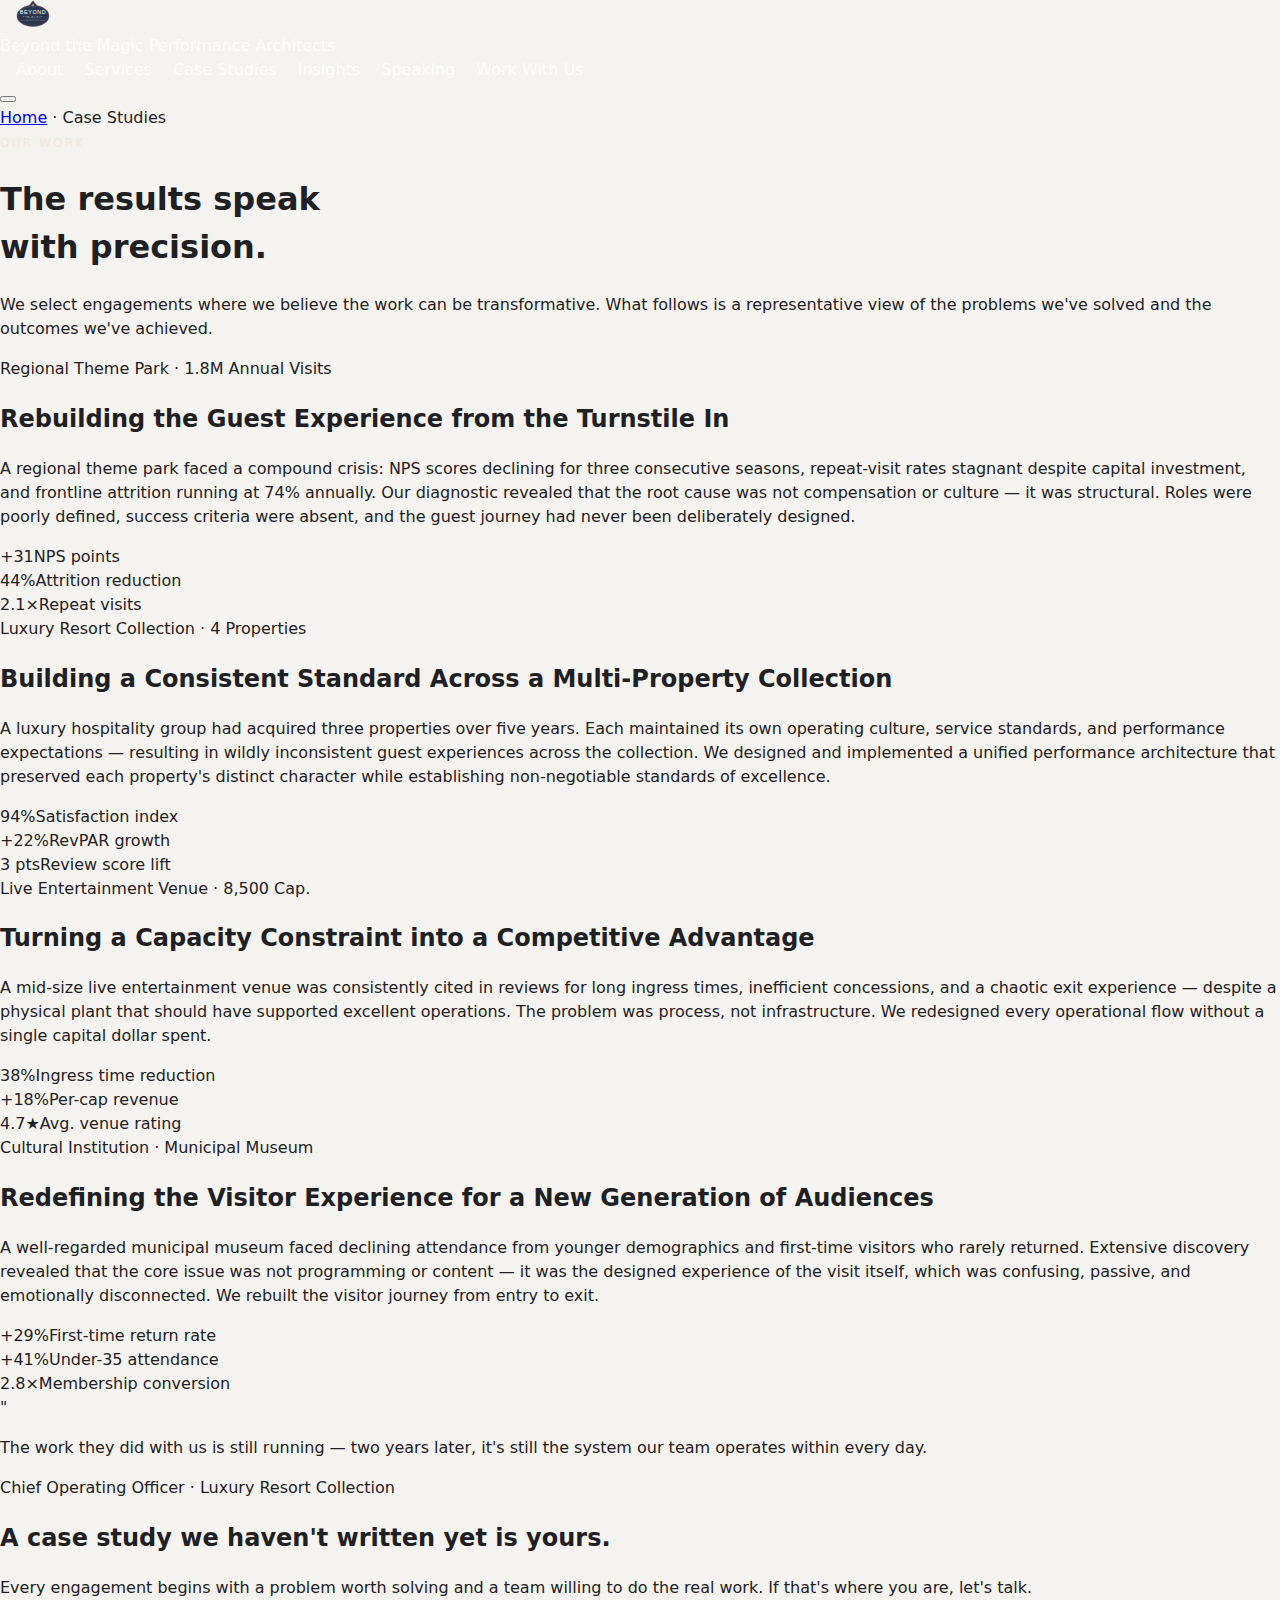
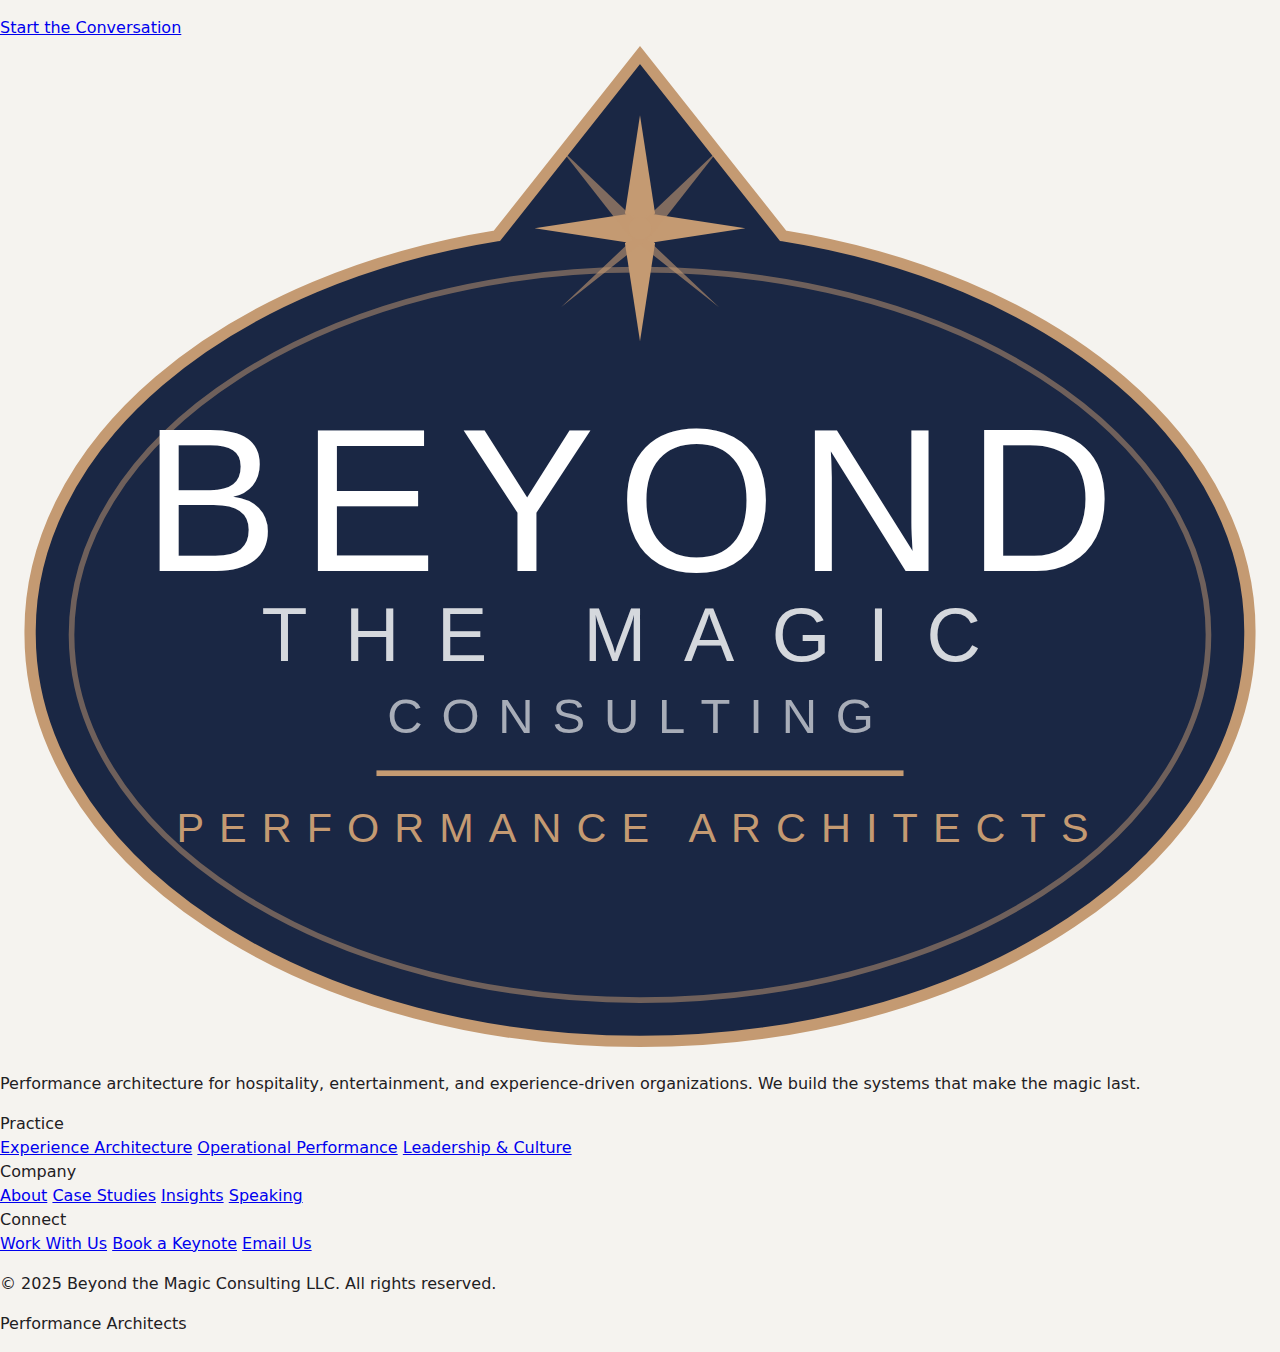
<file: case-studies/index.html>
<!DOCTYPE html>
<html lang="en">
<head>
  <meta charset="UTF-8">
  <meta name="viewport" content="width=device-width, initial-scale=1.0">
  <title>Case Studies — Beyond the Magic Consulting LLC</title>
  <meta name="description" content="Performance results across theme parks, resorts, live entertainment venues, and cultural institutions. Real outcomes. Real measurement.">
  <meta property="og:title" content="Case Studies — Beyond the Magic Consulting">
  <meta property="og:description" content="Performance results across theme parks, resorts, live entertainment venues, and cultural institutions. Real outcomes. Real measurement.">
  <meta property="og:type" content="website">
  <link rel="canonical" href="https://beyondthemagic.consulting">
  <link rel="preconnect" href="https://fonts.googleapis.com">
  <link rel="preconnect" href="https://fonts.gstatic.com" crossorigin>
  <link href="https://fonts.googleapis.com/css2?family=Cormorant+Garamond:ital,wght@0,300;0,400;0,500;1,300;1,400&family=Barlow:wght@300;400;500&family=Barlow+Condensed:wght@300;400;500;600;700&display=swap" rel="stylesheet">
  <link rel="stylesheet" href="../styles.css">
</head>
<body>

<a href="#main" class="skip-link">Skip to content</a>

<nav class="nav" role="navigation" aria-label="Primary">
  <div class="nav__inner">
    <a href="../" class="nav__logo" aria-label="Beyond the Magic Consulting — Home">
      <img src="../assets/logo.svg" alt="" class="nav__logo-mark" width="34" height="27">
      <div class="nav__logo-text">
        <span class="nav__logo-primary">Beyond the Magic</span>
        <span class="nav__logo-sub">Performance Architects</span>
      </div>
    </a>
    <div class="nav__links">
      <a href="../about/">About</a>
      <a href="../services/">Services</a>
      <a href="../case-studies/">Case Studies</a>
      <a href="../insights/">Insights</a>
      <a href="../speaking/">Speaking</a>
      <a href="../contact/" class="nav__cta">Work With Us</a>
    </div>
    <button class="nav__toggle" aria-label="Open menu" aria-expanded="false">
      <span></span><span></span><span></span>
    </button>
  </div>
</nav>

<main id="main">

  <div class="page-hero">
    <div class="page-hero__inner">
      <div class="breadcrumb"><a href="/">Home</a> <span class="breadcrumb__sep">·</span> Case Studies</div>
      <span class="eyebrow">Our Work</span>
      <h1>The results speak<br>with precision.</h1>
      <span class="rule"></span>
      <p class="lead">We select engagements where we believe the work can be transformative. What follows is a representative view of the problems we've solved and the outcomes we've achieved.</p>
    </div>
  </div>

  <section class="section" aria-labelledby="cases-h">
    <div class="section__inner">
      <div class="case-cards">

        <div class="case-card">
          <span class="case-card__industry">Regional Theme Park · 1.8M Annual Visits</span>
          <h2 class="case-card__title">Rebuilding the Guest Experience from the Turnstile In</h2>
          <p class="case-card__challenge">A regional theme park faced a compound crisis: NPS scores declining for three consecutive seasons, repeat-visit rates stagnant despite capital investment, and frontline attrition running at 74% annually. Our diagnostic revealed that the root cause was not compensation or culture — it was structural. Roles were poorly defined, success criteria were absent, and the guest journey had never been deliberately designed.</p>
          <div class="case-card__outcomes">
            <div class="case-stat"><span class="case-stat__num">+31</span><span class="case-stat__label">NPS points</span></div>
            <div class="case-stat"><span class="case-stat__num">44%</span><span class="case-stat__label">Attrition reduction</span></div>
            <div class="case-stat"><span class="case-stat__num">2.1×</span><span class="case-stat__label">Repeat visits</span></div>
          </div>
        </div>

        <div class="case-card">
          <span class="case-card__industry">Luxury Resort Collection · 4 Properties</span>
          <h2 class="case-card__title">Building a Consistent Standard Across a Multi-Property Collection</h2>
          <p class="case-card__challenge">A luxury hospitality group had acquired three properties over five years. Each maintained its own operating culture, service standards, and performance expectations — resulting in wildly inconsistent guest experiences across the collection. We designed and implemented a unified performance architecture that preserved each property's distinct character while establishing non-negotiable standards of excellence.</p>
          <div class="case-card__outcomes">
            <div class="case-stat"><span class="case-stat__num">94%</span><span class="case-stat__label">Satisfaction index</span></div>
            <div class="case-stat"><span class="case-stat__num">+22%</span><span class="case-stat__label">RevPAR growth</span></div>
            <div class="case-stat"><span class="case-stat__num">3 pts</span><span class="case-stat__label">Review score lift</span></div>
          </div>
        </div>

        <div class="case-card">
          <span class="case-card__industry">Live Entertainment Venue · 8,500 Cap.</span>
          <h2 class="case-card__title">Turning a Capacity Constraint into a Competitive Advantage</h2>
          <p class="case-card__challenge">A mid-size live entertainment venue was consistently cited in reviews for long ingress times, inefficient concessions, and a chaotic exit experience — despite a physical plant that should have supported excellent operations. The problem was process, not infrastructure. We redesigned every operational flow without a single capital dollar spent.</p>
          <div class="case-card__outcomes">
            <div class="case-stat"><span class="case-stat__num">38%</span><span class="case-stat__label">Ingress time reduction</span></div>
            <div class="case-stat"><span class="case-stat__num">+18%</span><span class="case-stat__label">Per-cap revenue</span></div>
            <div class="case-stat"><span class="case-stat__num">4.7★</span><span class="case-stat__label">Avg. venue rating</span></div>
          </div>
        </div>

        <div class="case-card">
          <span class="case-card__industry">Cultural Institution · Municipal Museum</span>
          <h2 class="case-card__title">Redefining the Visitor Experience for a New Generation of Audiences</h2>
          <p class="case-card__challenge">A well-regarded municipal museum faced declining attendance from younger demographics and first-time visitors who rarely returned. Extensive discovery revealed that the core issue was not programming or content — it was the designed experience of the visit itself, which was confusing, passive, and emotionally disconnected. We rebuilt the visitor journey from entry to exit.</p>
          <div class="case-card__outcomes">
            <div class="case-stat"><span class="case-stat__num">+29%</span><span class="case-stat__label">First-time return rate</span></div>
            <div class="case-stat"><span class="case-stat__num">+41%</span><span class="case-stat__label">Under-35 attendance</span></div>
            <div class="case-stat"><span class="case-stat__num">2.8×</span><span class="case-stat__label">Membership conversion</span></div>
          </div>
        </div>

      </div>
    </div>
  </section>

  <div class="pull-quote">
    <span class="pull-quote__mark" aria-hidden="true">"</span>
    <p class="pull-quote__text">The work they did with us is still running — two years later, it's still the system our team operates within every day.</p>
    <div class="pull-quote__rule"></div>
    <p class="pull-quote__attr">Chief Operating Officer · Luxury Resort Collection</p>
  </div>

  <div class="cta-band">
    <div class="cta-band__inner">
      <div class="cta-band__text">
        <h2 class="cta-band__headline">A case study we haven't written yet is yours.</h2>
        <p class="cta-band__body">Every engagement begins with a problem worth solving and a team willing to do the real work. If that's where you are, let's talk.</p>
      </div>
      <a href="/contact/" class="btn btn--primary">Start the Conversation</a>
    </div>
  </div>

</main>

<footer class="footer" role="contentinfo">
  <div class="footer__grid">
    <div>
      <img src="../assets/logo.svg" alt="Beyond the Magic Consulting LLC" class="footer__logo">
      <p class="footer__about">Performance architecture for hospitality, entertainment, and experience-driven organizations. We build the systems that make the magic last.</p>
    </div>
    <div>
      <span class="footer__col-head">Practice</span>
      <nav class="footer__links" aria-label="Services">
        <a href="../services/#experience-architecture">Experience Architecture</a>
        <a href="../services/#operational-performance">Operational Performance</a>
        <a href="../services/#leadership-culture">Leadership &amp; Culture</a>
      </nav>
    </div>
    <div>
      <span class="footer__col-head">Company</span>
      <nav class="footer__links" aria-label="Company">
        <a href="../about/">About</a>
        <a href="../case-studies/">Case Studies</a>
        <a href="../insights/">Insights</a>
        <a href="../speaking/">Speaking</a>
      </nav>
    </div>
    <div>
      <span class="footer__col-head">Connect</span>
      <nav class="footer__links" aria-label="Contact">
        <a href="../contact/">Work With Us</a>
        <a href="../speaking/">Book a Keynote</a>
        <a href="mailto:hello@beyondthemagic.consulting">Email Us</a>
      </nav>
    </div>
  </div>
  <div class="footer__bottom">
    <p class="footer__copy">&copy; 2025 Beyond the Magic Consulting LLC. All rights reserved.</p>
    <p class="footer__copy">Performance Architects</p>
  </div>
</footer>

<script src="../site.js"></script>
</body>
</html>
</file>
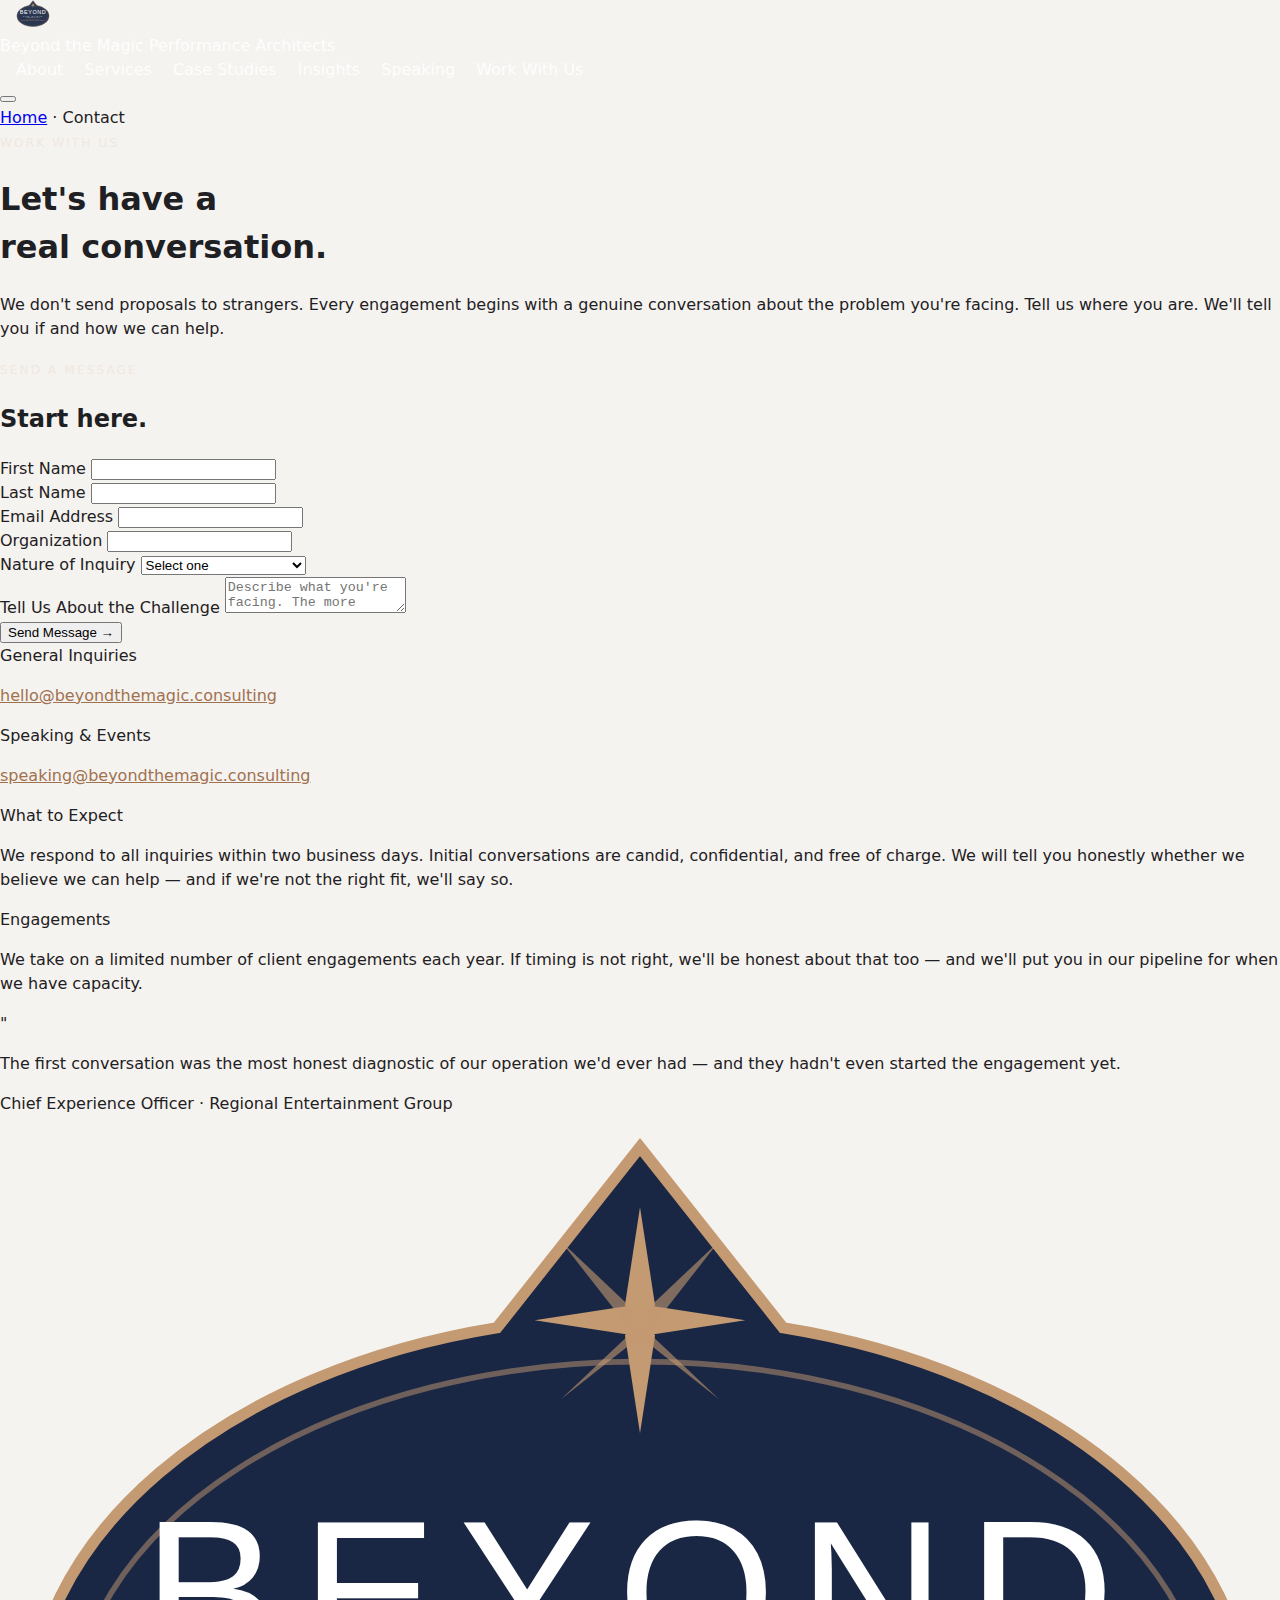
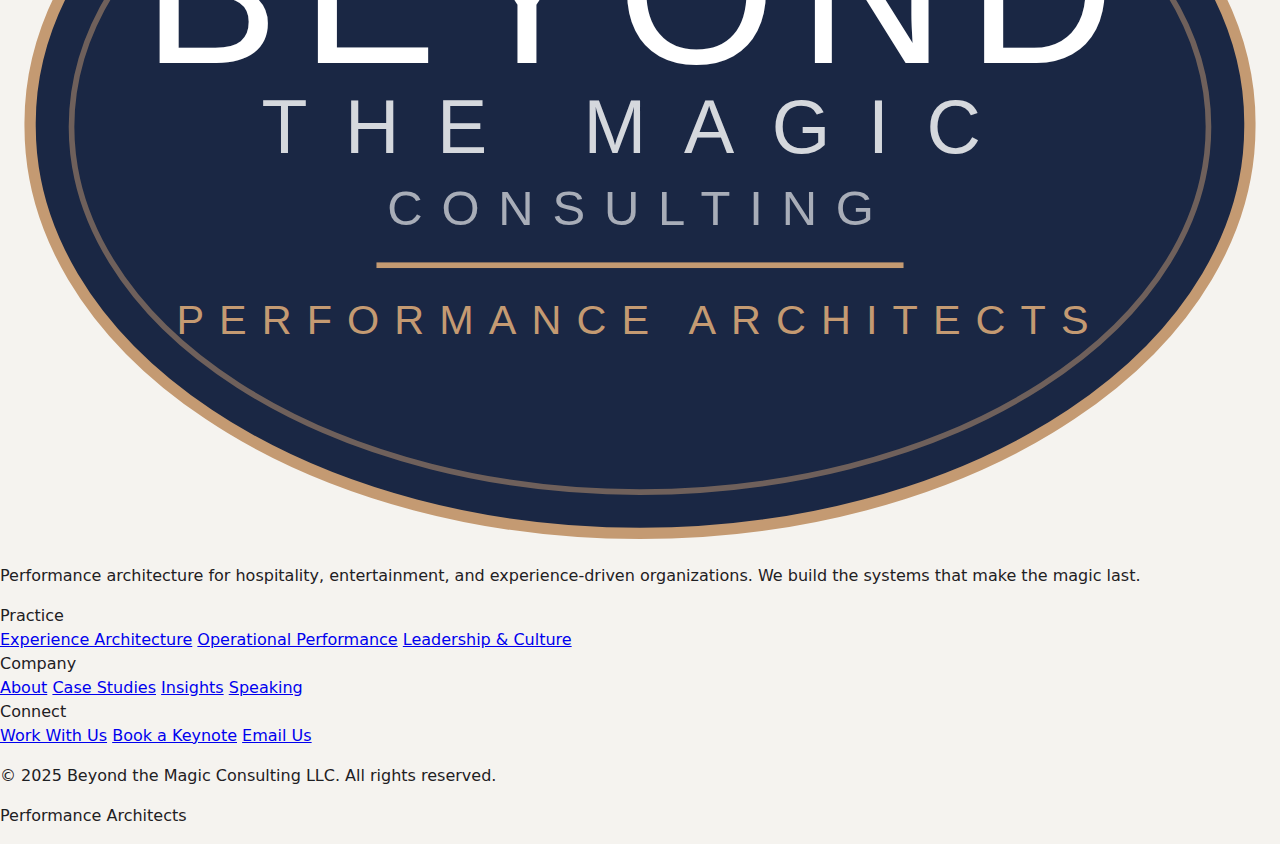
<file: contact/index.html>
<!DOCTYPE html>
<html lang="en">
<head>
  <meta charset="UTF-8">
  <meta name="viewport" content="width=device-width, initial-scale=1.0">
  <title>Contact — Beyond the Magic Consulting LLC</title>
  <meta name="description" content="Start a conversation about your performance challenge. We respond to all inquiries within two business days.">
  <meta property="og:title" content="Contact — Beyond the Magic Consulting">
  <meta property="og:description" content="Start a conversation about your performance challenge. We respond to all inquiries within two business days.">
  <meta property="og:type" content="website">
  <link rel="canonical" href="https://beyondthemagic.consulting">
  <link rel="preconnect" href="https://fonts.googleapis.com">
  <link rel="preconnect" href="https://fonts.gstatic.com" crossorigin>
  <link href="https://fonts.googleapis.com/css2?family=Cormorant+Garamond:ital,wght@0,300;0,400;0,500;1,300;1,400&family=Barlow:wght@300;400;500&family=Barlow+Condensed:wght@300;400;500;600;700&display=swap" rel="stylesheet">
  <link rel="stylesheet" href="../styles.css">
</head>
<body>

<a href="#main" class="skip-link">Skip to content</a>

<nav class="nav" role="navigation" aria-label="Primary">
  <div class="nav__inner">
    <a href="../" class="nav__logo" aria-label="Beyond the Magic Consulting — Home">
      <img src="../assets/logo.svg" alt="" class="nav__logo-mark" width="34" height="27">
      <div class="nav__logo-text">
        <span class="nav__logo-primary">Beyond the Magic</span>
        <span class="nav__logo-sub">Performance Architects</span>
      </div>
    </a>
    <div class="nav__links">
      <a href="../about/">About</a>
      <a href="../services/">Services</a>
      <a href="../case-studies/">Case Studies</a>
      <a href="../insights/">Insights</a>
      <a href="../speaking/">Speaking</a>
      <a href="../contact/" class="nav__cta">Work With Us</a>
    </div>
    <button class="nav__toggle" aria-label="Open menu" aria-expanded="false">
      <span></span><span></span><span></span>
    </button>
  </div>
</nav>

<main id="main">

  <div class="page-hero">
    <div class="page-hero__inner">
      <div class="breadcrumb"><a href="/">Home</a> <span class="breadcrumb__sep">·</span> Contact</div>
      <span class="eyebrow">Work With Us</span>
      <h1>Let's have a<br>real conversation.</h1>
      <span class="rule"></span>
      <p class="lead">We don't send proposals to strangers. Every engagement begins with a genuine conversation about the problem you're facing. Tell us where you are. We'll tell you if and how we can help.</p>
    </div>
  </div>

  <section class="section" aria-labelledby="contact-h">
    <div class="section__inner">
      <div class="contact-grid">
        <div>
          <span class="eyebrow">Send a Message</span>
          <h2 id="contact-h">Start here.</h2>
          <span class="rule"></span>
          <form id="contact-form" novalidate>
            <div class="form-row">
              <div class="form-group">
                <label class="form-label" for="fname">First Name</label>
                <input class="form-input" type="text" id="fname" name="first_name" autocomplete="given-name" required>
              </div>
              <div class="form-group">
                <label class="form-label" for="lname">Last Name</label>
                <input class="form-input" type="text" id="lname" name="last_name" autocomplete="family-name" required>
              </div>
            </div>
            <div class="form-group">
              <label class="form-label" for="email">Email Address</label>
              <input class="form-input" type="email" id="email" name="email" autocomplete="email" required>
            </div>
            <div class="form-group">
              <label class="form-label" for="org">Organization</label>
              <input class="form-input" type="text" id="org" name="organization" autocomplete="organization">
            </div>
            <div class="form-group">
              <label class="form-label" for="inquiry">Nature of Inquiry</label>
              <select class="form-select" id="inquiry" name="inquiry_type">
                <option value="" disabled selected>Select one</option>
                <option value="consulting">Consulting Engagement</option>
                <option value="speaking">Speaking / Keynote</option>
                <option value="workshop">Workshop / Training</option>
                <option value="advisory">Advisory / Retainer</option>
                <option value="other">Other</option>
              </select>
            </div>
            <div class="form-group">
              <label class="form-label" for="message">Tell Us About the Challenge</label>
              <textarea class="form-textarea" id="message" name="message" placeholder="Describe what you're facing. The more specific, the better." required></textarea>
            </div>
            <button type="submit" class="form-submit">Send Message →</button>
          </form>
        </div>

        <div>
          <div class="contact-info">
            <div>
              <span class="contact-info-label">General Inquiries</span>
              <p class="contact-info-value"><a href="mailto:hello@beyondthemagic.consulting" style="color:var(--copper);">hello@beyondthemagic.consulting</a></p>
            </div>
            <div>
              <span class="contact-info-label">Speaking &amp; Events</span>
              <p class="contact-info-value"><a href="mailto:speaking@beyondthemagic.consulting" style="color:var(--copper);">speaking@beyondthemagic.consulting</a></p>
            </div>
            <div>
              <span class="contact-info-label">What to Expect</span>
              <p class="contact-info-value">We respond to all inquiries within two business days. Initial conversations are candid, confidential, and free of charge. We will tell you honestly whether we believe we can help — and if we're not the right fit, we'll say so.</p>
            </div>
            <div>
              <span class="contact-info-label">Engagements</span>
              <p class="contact-info-value">We take on a limited number of client engagements each year. If timing is not right, we'll be honest about that too — and we'll put you in our pipeline for when we have capacity.</p>
            </div>
          </div>
        </div>
      </div>
    </div>
  </section>

  <div class="pull-quote">
    <span class="pull-quote__mark" aria-hidden="true">"</span>
    <p class="pull-quote__text">The first conversation was the most honest diagnostic of our operation we'd ever had — and they hadn't even started the engagement yet.</p>
    <div class="pull-quote__rule"></div>
    <p class="pull-quote__attr">Chief Experience Officer · Regional Entertainment Group</p>
  </div>

</main>

<footer class="footer" role="contentinfo">
  <div class="footer__grid">
    <div>
      <img src="../assets/logo.svg" alt="Beyond the Magic Consulting LLC" class="footer__logo">
      <p class="footer__about">Performance architecture for hospitality, entertainment, and experience-driven organizations. We build the systems that make the magic last.</p>
    </div>
    <div>
      <span class="footer__col-head">Practice</span>
      <nav class="footer__links" aria-label="Services">
        <a href="../services/#experience-architecture">Experience Architecture</a>
        <a href="../services/#operational-performance">Operational Performance</a>
        <a href="../services/#leadership-culture">Leadership &amp; Culture</a>
      </nav>
    </div>
    <div>
      <span class="footer__col-head">Company</span>
      <nav class="footer__links" aria-label="Company">
        <a href="../about/">About</a>
        <a href="../case-studies/">Case Studies</a>
        <a href="../insights/">Insights</a>
        <a href="../speaking/">Speaking</a>
      </nav>
    </div>
    <div>
      <span class="footer__col-head">Connect</span>
      <nav class="footer__links" aria-label="Contact">
        <a href="../contact/">Work With Us</a>
        <a href="../speaking/">Book a Keynote</a>
        <a href="mailto:hello@beyondthemagic.consulting">Email Us</a>
      </nav>
    </div>
  </div>
  <div class="footer__bottom">
    <p class="footer__copy">&copy; 2025 Beyond the Magic Consulting LLC. All rights reserved.</p>
    <p class="footer__copy">Performance Architects</p>
  </div>
</footer>

<script src="../site.js"></script>
</body>
</html>
</file>
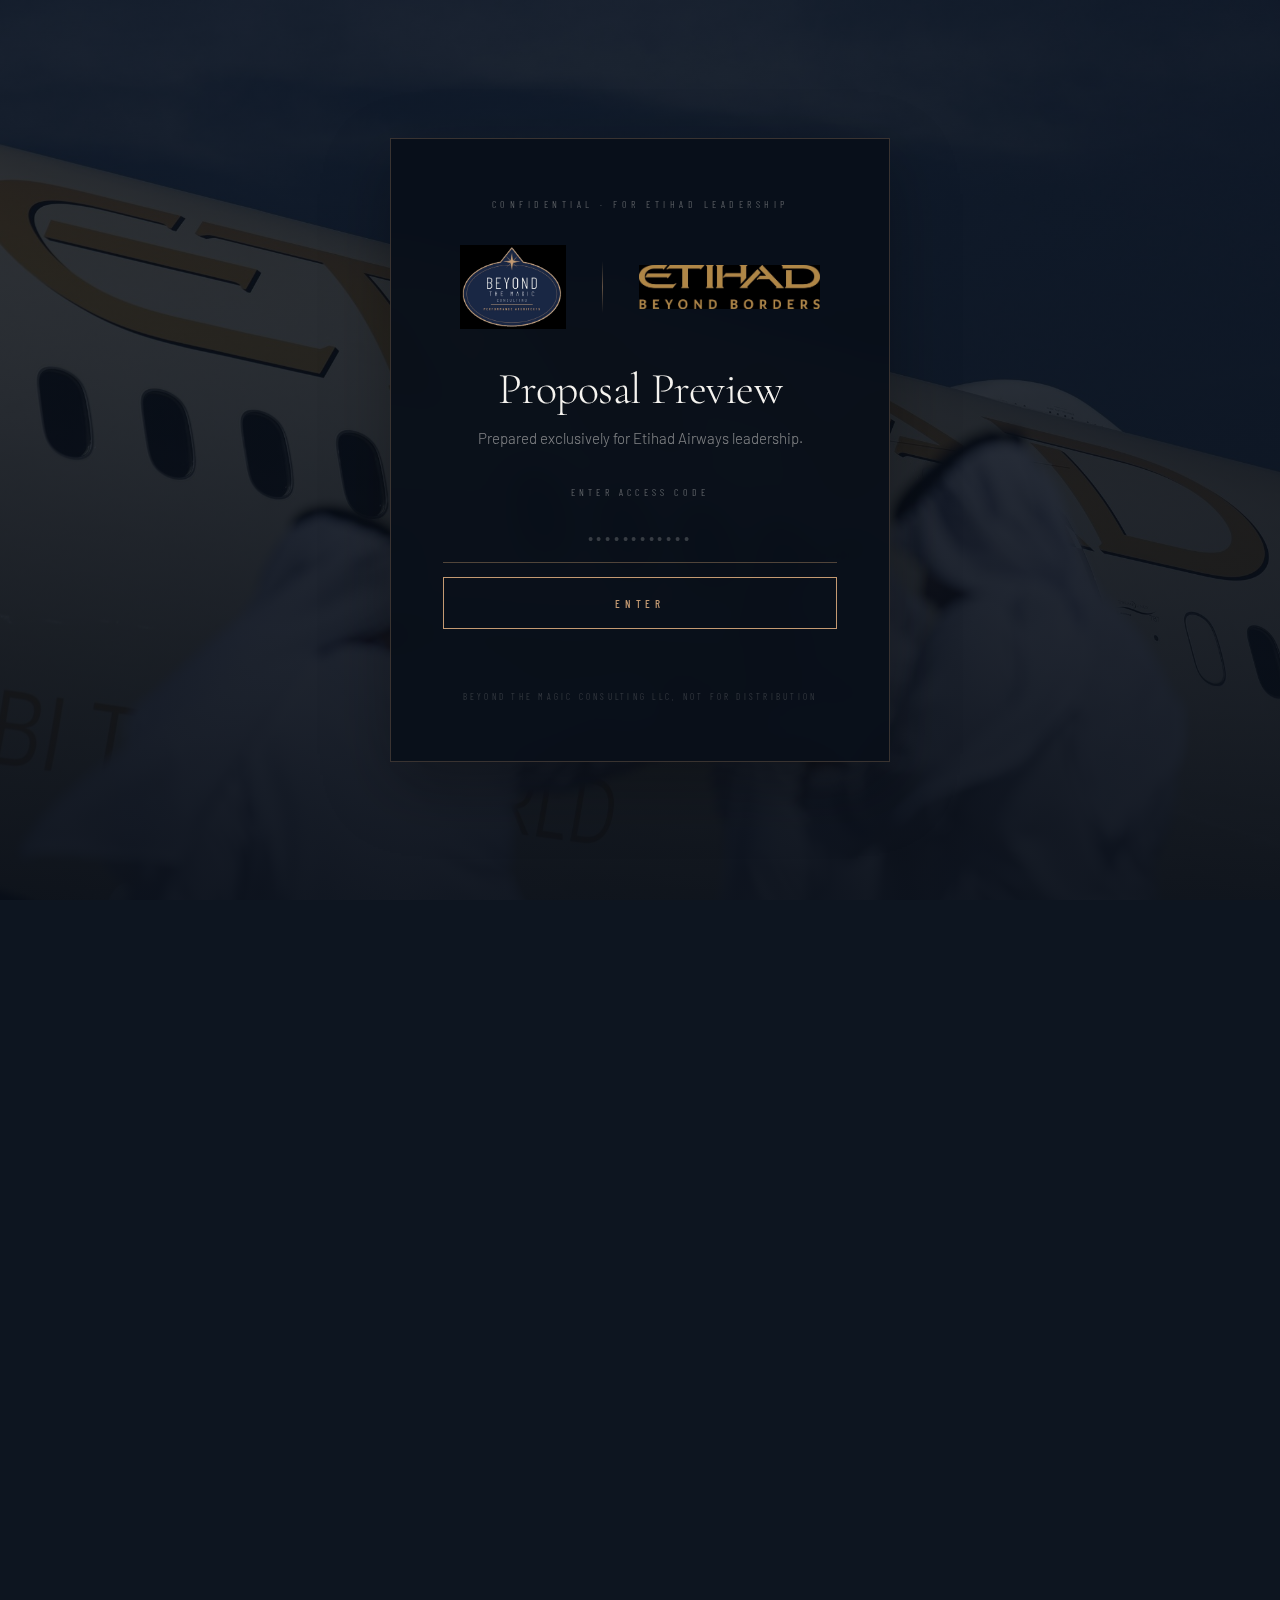
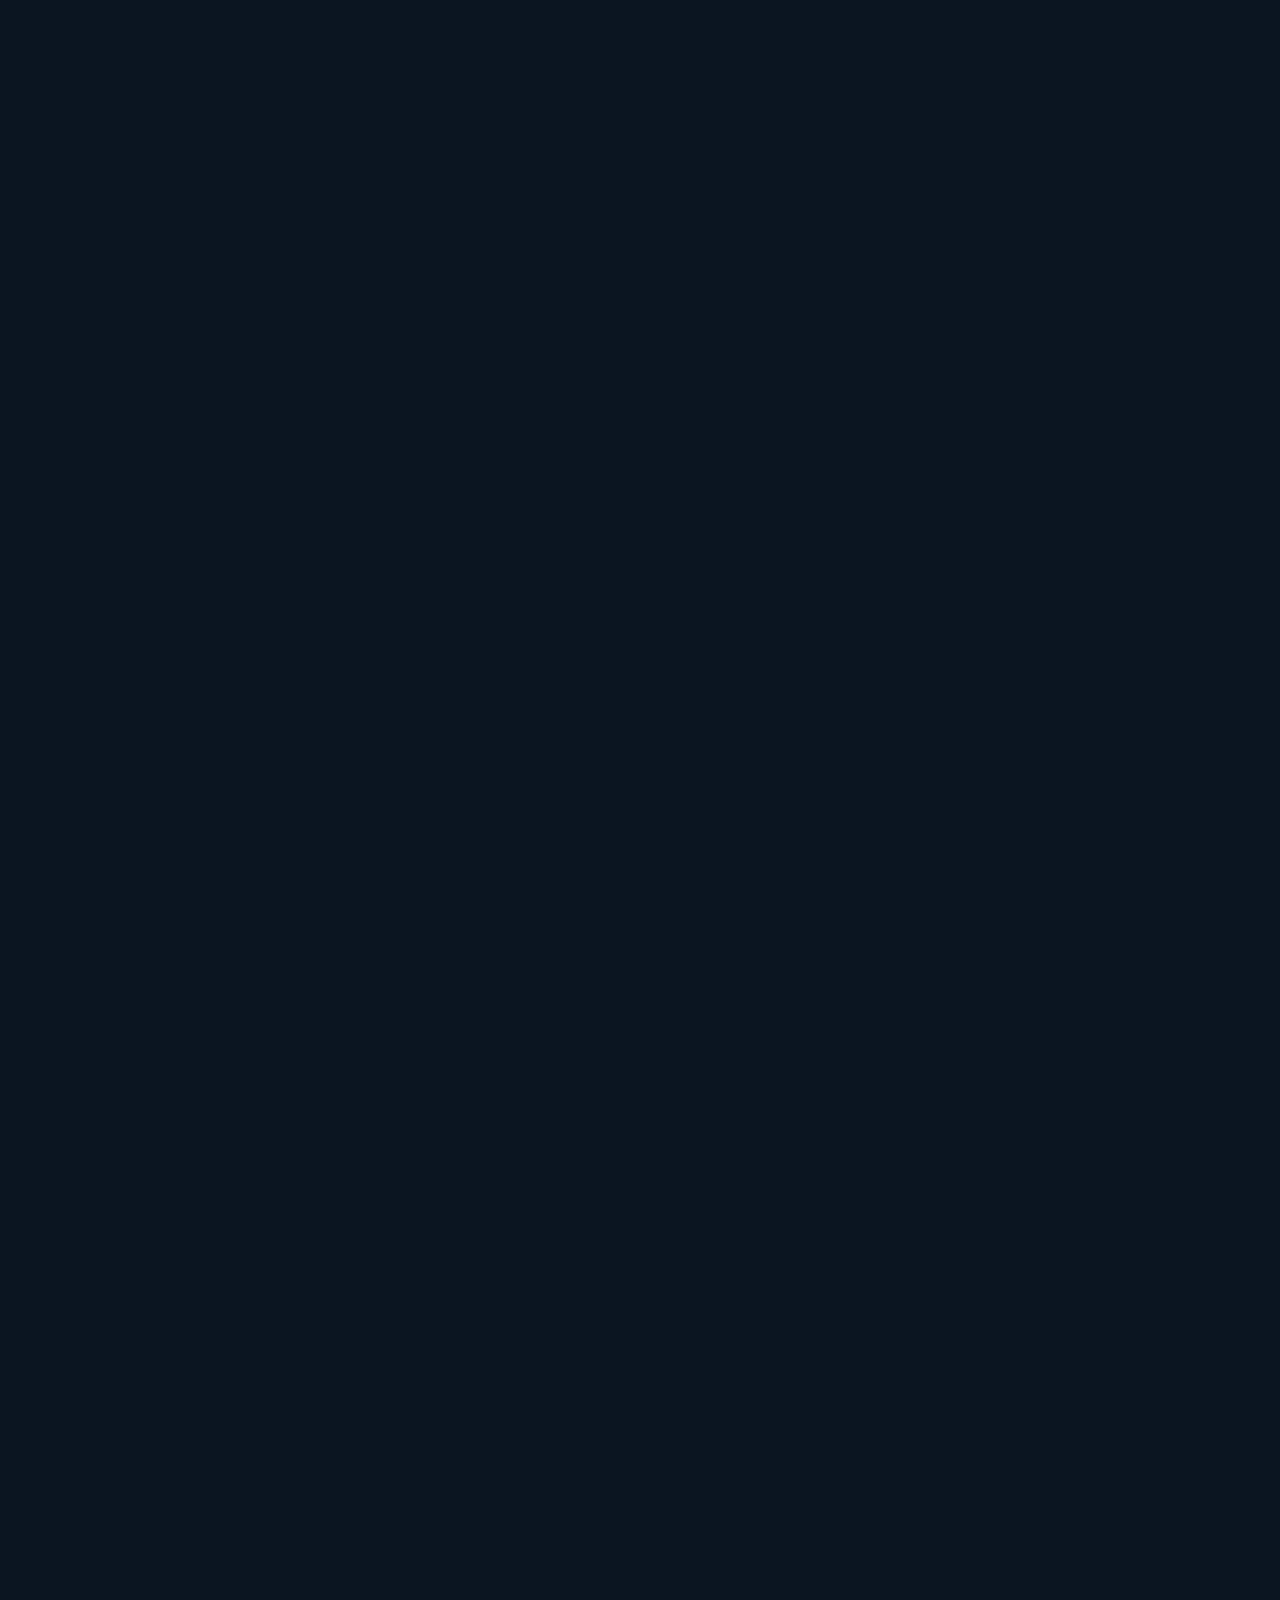
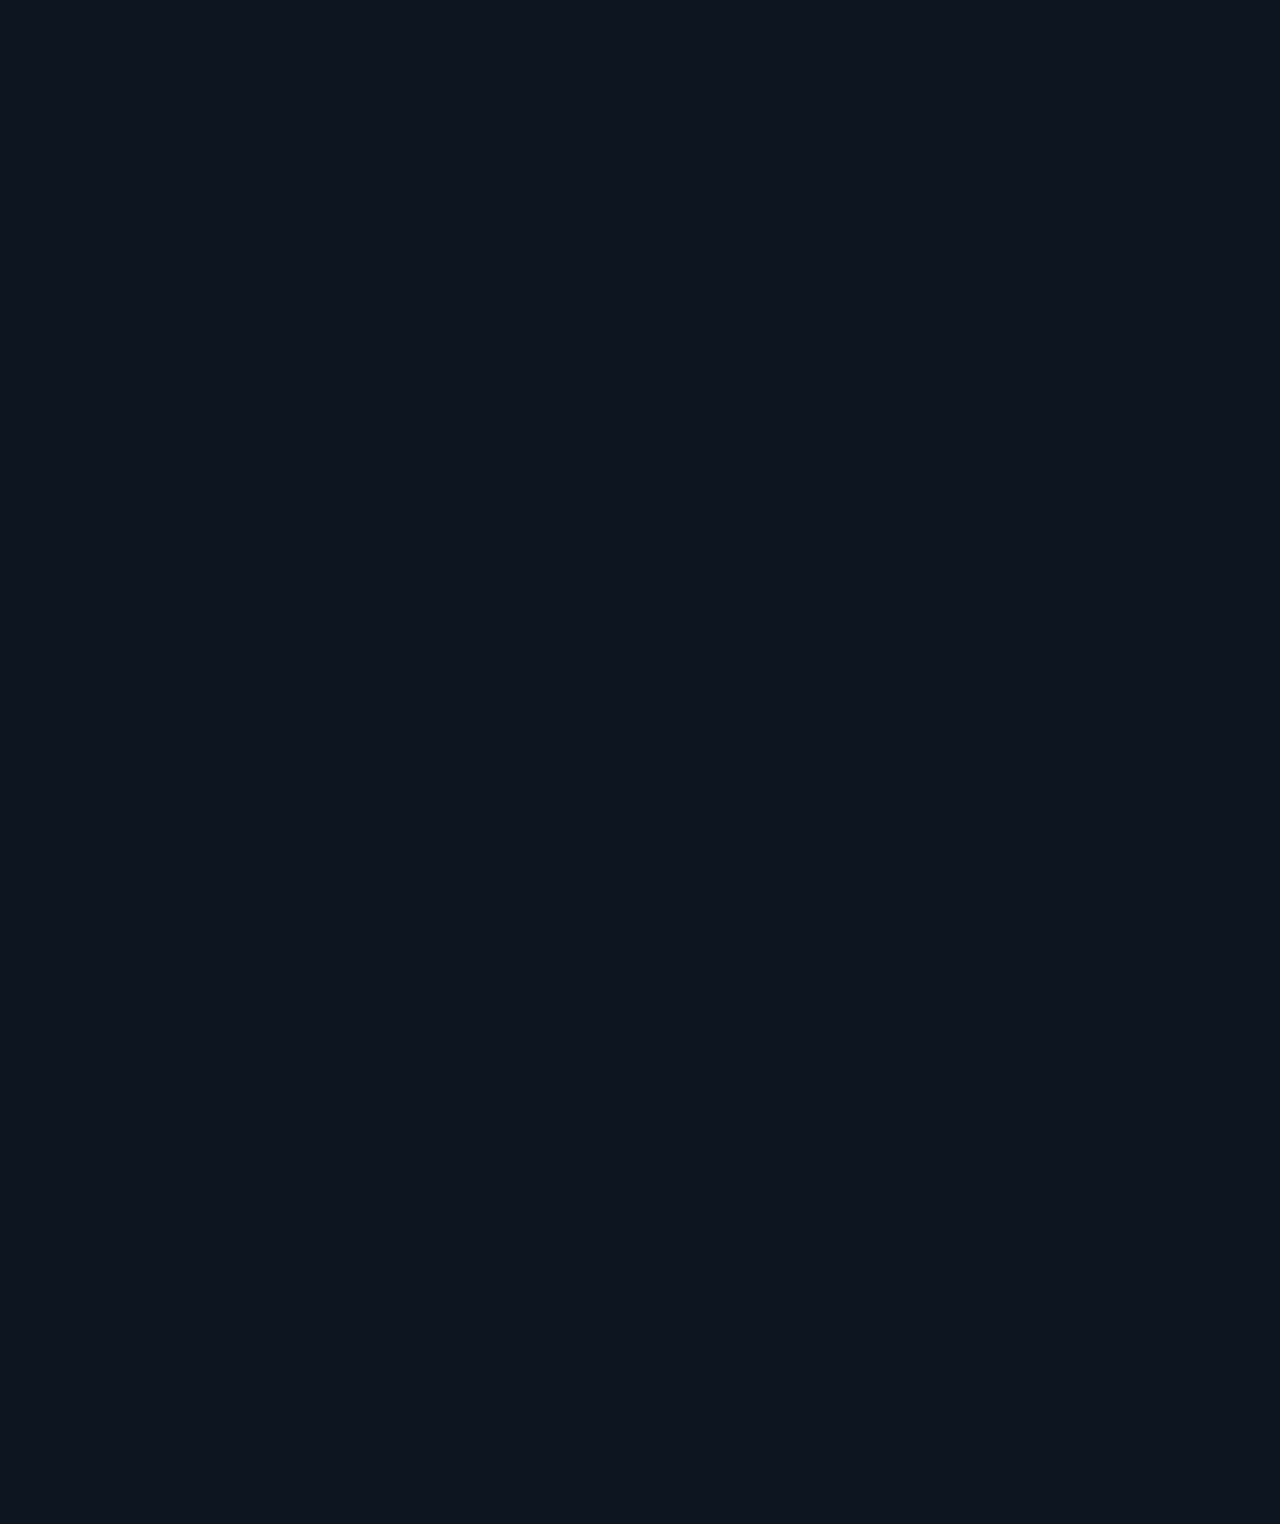
<file: etihad/index.html>
<!DOCTYPE html>
<html lang="en">
<head>
<meta charset="UTF-8">
<meta name="viewport" content="width=device-width, initial-scale=1.0">
<title>Etihad Proposal Preview | Beyond the Magic</title>
<meta name="description" content="A concise executive preview of Beyond the Magic's proposal for Etihad.">
<link rel="preconnect" href="https://fonts.googleapis.com">
<link href="https://fonts.googleapis.com/css2?family=Cormorant+Garamond:ital,wght@0,300;0,400;0,500;1,300;1,400&family=Barlow:wght@200;300;400;500&family=Barlow+Condensed:wght@300;400;500;600;700&display=swap" rel="stylesheet">
<link rel="preconnect" href="https://fonts.googleapis.com">
<link href="https://fonts.googleapis.com/css2?family=Cormorant+Garamond:ital,wght@0,300;0,400;0,500;1,300;1,400&family=Barlow:wght@200;300;400;500&family=Barlow+Condensed:wght@300;400;500;600;700&display=swap" rel="stylesheet">
<style>
:root {
  --navy:        #0D1520;
  --navy-deep:   #080E18;
  --ink:         #F5F3EF;
  --muted:       rgba(245,243,239,0.72);
  --muted-2:     rgba(245,243,239,0.50);
  --line:        rgba(196,154,114,0.20);
  --copper:      #A0714F;
  --copper-lt:   #C49A72;
  --max:         1180px;
  --font-display:'Cormorant Garamond', Georgia, serif;
  --font-ui:     'Barlow Condensed', sans-serif;
  --font-body:   'Barlow', sans-serif;
  --shadow:      0 24px 64px rgba(0,0,0,0.28);
}
*, *::before, *::after { box-sizing: border-box; }
html { scroll-behavior: smooth; }
body {
  margin: 0;
  font-family: var(--font-body);
  font-weight: 300;
  background: var(--navy);
  color: var(--ink);
  line-height: 1.8;
}
img { max-width: 100%; display: block; }
body.locked { overflow: hidden; height: 100vh; }
a { color: inherit; }

/* ── GATE ── */
#gate {
  position: fixed; inset: 0; z-index: 1000;
  display: grid; place-items: center; padding: 24px;
  background:
    linear-gradient(180deg, rgba(8,14,24,0.78) 0%, rgba(8,14,24,0.95) 100%),
    url('Etihad-Getty.jpeg') center 34% / cover no-repeat;
}
.gate-shell {
  width: min(94vw, 500px);
  background: rgba(8,14,24,0.90);
  border: 1px solid rgba(196,154,114,0.26);
  box-shadow: var(--shadow);
  padding: clamp(36px,5vw,56px) clamp(28px,4.5vw,52px);
  text-align: center;
  backdrop-filter: blur(18px);
}
.gate-eyebrow {
  font-family: var(--font-ui);
  font-size: 10px; letter-spacing: 0.45em; text-transform: uppercase;
  color: rgba(245,243,239,0.38); margin-bottom: 32px;
}
.gate-logos {
  display: flex; align-items: center; justify-content: center;
  gap: clamp(18px,3vw,36px); margin-bottom: 36px;
}
.gate-logos img { width: auto; object-fit: contain; }
.gate-logos .btm-logo  { height: clamp(56px,9vw,84px); max-width: min(42vw,280px); }
.gate-logos .etihad-logo { height: clamp(28px,4.5vw,44px); max-width: min(36vw,240px); }
.gate-divider {
  width: 1px; height: 52px;
  background: linear-gradient(180deg, transparent, rgba(196,154,114,0.48), transparent);
}
.gate-title {
  margin: 0 0 12px;
  font-family: var(--font-display);
  font-size: clamp(28px,5vw,44px); font-weight: 300;
  line-height: 1.1; letter-spacing: -0.01em;
}
.gate-subtitle {
  margin: 0 0 32px; color: var(--muted-2);
  font-size: 15px; font-weight: 300; line-height: 1.75;
}
.gate-input-wrap { display: grid; gap: 10px; }
.gate-label {
  font-family: var(--font-ui);
  font-size: 10px; letter-spacing: 0.42em; text-transform: uppercase;
  color: rgba(245,243,239,0.40);
}
.gate-input {
  width: 100%; min-height: 52px;
  border: none; border-bottom: 1px solid rgba(196,154,114,0.38);
  background: transparent; color: var(--ink);
  font-family: var(--font-body); font-size: 17px;
  font-weight: 300; letter-spacing: 0.22em; text-align: center;
  outline: none; padding: 0 18px; transition: border-color 0.3s;
}
.gate-input:focus { border-bottom-color: var(--copper-lt); }
.gate-input::placeholder { color: rgba(245,243,239,0.20); }
.gate-btn {
  min-height: 52px;
  border: 1px solid var(--copper-lt); background: transparent;
  color: var(--copper-lt); font-family: var(--font-ui);
  font-size: 11px; font-weight: 500; letter-spacing: 0.45em;
  text-transform: uppercase; cursor: pointer; padding: 0 24px;
  transition: background 0.3s, color 0.3s; margin-top: 4px;
}
.gate-btn:hover { background: var(--copper-lt); color: var(--navy-deep); }
.gate-error { min-height: 18px; font-size: 12px; color: rgba(255,140,120,0.8); }
.gate-footer {
  margin-top: 28px; font-family: var(--font-ui);
  font-size: 9px; letter-spacing: 0.36em; text-transform: uppercase;
  color: rgba(245,243,239,0.20);
}

/* ── SITE ── */
#site { opacity: 0; transition: opacity 0.6s ease; }
#site.ready { opacity: 1; }

/* ── TOPBAR ── */
.topbar {
  position: sticky; top: 0; z-index: 50;
  backdrop-filter: blur(16px);
  background: linear-gradient(180deg, rgba(8,14,24,0.92), rgba(8,14,24,0.72));
  border-bottom: 1px solid rgba(196,154,114,0.12);
}
.topbar-inner {
  max-width: var(--max); margin: 0 auto;
  padding: 16px 24px;
  display: flex; align-items: center; justify-content: space-between; gap: 18px;
}
.brand-lockup { display: flex; align-items: center; gap: 16px; min-width: 0; }
.brand-lockup img { width: auto; object-fit: contain; }
.brand-lockup .mini-btm  { height: 30px; }
.brand-lockup .mini-etihad { height: 18px; opacity: 0.82; }
.brand-copy { min-width: 0; }
.brand-kicker {
  font-family: var(--font-ui); font-size: 9px;
  letter-spacing: 0.38em; text-transform: uppercase;
  color: rgba(245,243,239,0.42); margin-bottom: 2px;
}
.brand-title {
  font-family: var(--font-ui); font-size: 14px; font-weight: 400;
  color: rgba(245,243,239,0.82); white-space: nowrap;
  overflow: hidden; text-overflow: ellipsis;
}
.topbar-action {
  display: inline-flex; align-items: center; justify-content: center;
  min-height: 40px; padding: 0 20px;
  border: 1px solid var(--copper-lt); background: transparent;
  color: var(--copper-lt); text-decoration: none;
  font-family: var(--font-ui); font-size: 10px; font-weight: 500;
  letter-spacing: 0.38em; text-transform: uppercase;
  transition: background 0.3s, color 0.3s; white-space: nowrap;
}
.topbar-action:hover { background: var(--copper-lt); color: var(--navy-deep); }

/* ── SECTIONS ── */
.section { position: relative; overflow: hidden; }
.section-bg {
  position: absolute; inset: 0;
  background-position: center center; background-size: cover;
  transform: scale(1.03);
}
.section-overlay { position: absolute; inset: 0; }
.section-inner {
  position: relative; z-index: 1;
  max-width: var(--max); margin: 0 auto;
  padding: clamp(80px,10vw,130px) 24px;
}

/* ── HERO ── */
.hero { min-height: 100svh; display: grid; align-items: end; }
.hero .section-bg {
  background-image: url('Etihad-Getty.jpeg');
  opacity: 0.68;
  background-position: center 34%;
}
.hero .section-overlay {
  background:
    radial-gradient(ellipse 70% 40% at 50% 10%, rgba(196,154,114,0.10), transparent 50%),
    linear-gradient(180deg, rgba(13,21,32,0.20) 0%, rgba(13,21,32,0.55) 55%, rgba(13,21,32,0.85) 100%);
}
.hero-card {
  width: min(100%, 820px);
  background: rgba(8,14,24,0.62);
  border: 1px solid rgba(196,154,114,0.20);
  padding: clamp(32px,4.5vw,52px);
  box-shadow: 0 40px 100px rgba(0,0,0,0.38);
  backdrop-filter: blur(14px);
}
.hero-badge-row { display: flex; flex-wrap: wrap; gap: 10px; margin: 0 0 22px; }
.hero-badge {
  display: inline-flex; align-items: center; min-height: 30px;
  padding: 0 14px;
  background: rgba(255,255,255,0.04); border: 1px solid rgba(196,154,114,0.16);
  color: rgba(245,243,239,0.72); font-family: var(--font-ui);
  font-size: 10px; letter-spacing: 0.26em; text-transform: uppercase;
}
.hero-actions { display: flex; flex-wrap: wrap; gap: 12px; margin-top: 28px; }
.hero-action {
  display: inline-flex; align-items: center; justify-content: center;
  min-height: 50px; padding: 0 26px; text-decoration: none;
  font-family: var(--font-ui); font-size: 11px; font-weight: 500;
  letter-spacing: 0.38em; text-transform: uppercase;
  transition: background 0.3s, color 0.3s, border-color 0.3s;
}
.hero-action.primary {
  background: transparent; border: 1px solid var(--copper-lt); color: var(--copper-lt);
}
.hero-action.primary:hover { background: var(--copper-lt); color: var(--navy-deep); }
.hero-action.secondary {
  background: rgba(255,255,255,0.04); border: 1px solid rgba(196,154,114,0.18);
  color: rgba(245,243,239,0.80);
}
.hero-action.secondary:hover { border-color: rgba(196,154,114,0.40); }

/* EYEBROW */
.eyebrow {
  display: inline-flex; align-items: center; gap: 12px; margin-bottom: 20px;
  font-family: var(--font-ui); font-size: 10px;
  letter-spacing: 0.40em; text-transform: uppercase;
  color: var(--copper-lt);
}
.eyebrow::before {
  content: ""; width: 36px; height: 1px;
  background: rgba(196,154,114,0.55);
}

/* HERO HEADLINE */
.hero h1 {
  margin: 0 0 18px;
  font-family: var(--font-display);
  font-size: clamp(44px,7.8vw,80px);
  line-height: 0.97; font-weight: 300;
  letter-spacing: -0.02em; max-width: 12ch;
}
.hero h1 em { color: var(--copper-lt); font-style: italic; }
.hero-lead {
  margin: 0 0 24px;
  font-size: clamp(17px,2.2vw,21px); font-weight: 300;
  color: rgba(245,243,239,0.88); max-width: 34ch; line-height: 1.65;
}
.hero-summary {
  display: grid; grid-template-columns: repeat(3, minmax(0,1fr)); gap: 1px;
  border: 1px solid rgba(196,154,114,0.14); margin-top: 6px;
}
.summary-pill {
  padding: 18px 16px;
  background: rgba(8,14,24,0.50);
  border-right: 1px solid rgba(196,154,114,0.10);
}
.summary-pill:last-child { border-right: none; }
.summary-label {
  display: block; font-family: var(--font-ui); font-size: 9px;
  letter-spacing: 0.34em; text-transform: uppercase;
  color: rgba(245,243,239,0.40); margin-bottom: 7px;
}
.summary-value {
  font-size: 14px; font-weight: 300;
  color: rgba(245,243,239,0.86); line-height: 1.55;
}

/* ── CONTENT SECTIONS ── */
.statement-grid {
  display: grid;
  grid-template-columns: 1.05fr 0.95fr;
  gap: clamp(20px,3vw,36px);
  align-items: stretch;
}
.panel {
  background: rgba(8,14,24,0.78);
  border: 1px solid rgba(196,154,114,0.16);
  box-shadow: var(--shadow);
  backdrop-filter: blur(10px);
}
.panel-main { padding: clamp(28px,4vw,44px); }
.panel h2 {
  margin: 0 0 16px;
  font-family: var(--font-display);
  font-size: clamp(28px,4.5vw,48px);
  line-height: 1.08; font-weight: 300;
  letter-spacing: -0.01em;
}
.panel p { margin: 0; color: var(--muted); font-size: 17px; font-weight: 300; line-height: 1.8; }
.quote-mark {
  font-family: var(--font-display); font-size: 80px; line-height: 0.7;
  color: rgba(196,154,114,0.35); margin-bottom: 16px; display: block;
}
.points { display: grid; gap: 1px; }
.point {
  padding: 22px 22px 22px 24px;
  background: rgba(8,14,24,0.70);
  border: 1px solid rgba(196,154,114,0.12);
  border-left: 2px solid rgba(196,154,114,0.30);
  transition: border-left-color 0.3s, background 0.3s;
}
.point:hover { border-left-color: var(--copper-lt); background: rgba(196,154,114,0.04); }
.point-kicker {
  font-family: var(--font-ui); font-size: 9px;
  letter-spacing: 0.38em; text-transform: uppercase;
  color: var(--copper-lt); opacity: 0.7; margin-bottom: 9px;
}
.point strong {
  display: block; font-family: var(--font-body);
  font-size: 17px; font-weight: 400;
  color: rgba(245,243,239,0.94); margin-bottom: 6px;
}
.point span { color: var(--muted-2); font-size: 15px; font-weight: 300; line-height: 1.7; }

/* ── SECTION BACKGROUNDS ── */
.reality .section-bg {
  background-image: url('etihad-cabin.jpg');
  opacity: 0.50;
  background-position: right center;
}
.reality .section-overlay {
  background: linear-gradient(90deg, rgba(13,21,32,0.72) 0%, rgba(13,21,32,0.62) 40%, rgba(13,21,32,0.42) 100%);
}

/* ── DISRUPTION — alert badge + challenge cards ── */
.disruption-inner {
  position: relative; z-index: 1;
  max-width: var(--max); margin: 0 auto;
  padding: clamp(80px,10vw,130px) 24px;
}
.disruption-alert {
  display: inline-flex; align-items: center; gap: 12px;
  background: rgba(192,74,58,0.10);
  border: 1px solid rgba(192,74,58,0.28);
  padding: 10px 20px 10px 14px;
  margin-bottom: 36px;
}
.disruption-alert-dot {
  width: 7px; height: 7px; border-radius: 50%;
  background: #C04A3A;
  animation: pulse-alert 1.8s ease-in-out infinite;
}
.disruption-alert-text {
  font-family: var(--font-ui); font-size: 10px;
  letter-spacing: 0.38em; text-transform: uppercase;
  color: rgba(220,130,110,0.85);
}
.disruption-headline {
  font-family: var(--font-display);
  font-size: clamp(28px,4.5vw,52px); font-weight: 300;
  line-height: 1.12; max-width: 680px; margin-bottom: 18px;
}
.disruption-headline strong { font-weight: 400; color: rgba(220,160,140,0.9); }
.disruption-sub {
  font-size: clamp(15px,1.6vw,18px); font-weight: 300; line-height: 1.85;
  color: rgba(245,243,239,0.50); max-width: 600px;
  margin-bottom: clamp(36px,5vw,56px);
}
.disruption-challenges {
  display: grid; grid-template-columns: repeat(3,minmax(0,1fr)); gap: 2px;
}
.disruption-challenge {
  padding: clamp(20px,2.8vw,30px) clamp(18px,2.4vw,26px);
  background: rgba(192,74,58,0.055);
  border-top: 1px solid rgba(192,74,58,0.22);
  opacity: 0; transform: translateY(12px);
  transition: opacity 0.7s ease, transform 0.7s ease;
}
.disruption-challenge.visible { opacity: 1; transform: translateY(0); }
.disruption-challenge:nth-child(1) { transition-delay: 0.08s; }
.disruption-challenge:nth-child(2) { transition-delay: 0.20s; }
.disruption-challenge:nth-child(3) { transition-delay: 0.32s; }
.dc-kicker {
  font-family: var(--font-ui); font-size: 9px; letter-spacing: 0.40em;
  text-transform: uppercase; color: rgba(220,140,120,0.65); margin-bottom: 10px;
}
.dc-title {
  font-family: var(--font-ui); font-size: 17px; font-weight: 500;
  letter-spacing: 0.06em; color: var(--ink); text-transform: uppercase; margin-bottom: 10px;
}
.dc-desc { font-size: 15px; font-weight: 300; line-height: 1.8; color: rgba(245,243,239,0.42); }
@keyframes pulse-alert {
  0%, 100% { opacity: 1; transform: scale(1); }
  50%       { opacity: 0.4; transform: scale(0.7); }
}
@media (max-width: 720px) {
  .disruption-challenges { grid-template-columns: 1fr; }
}

.disruption .section-bg {
  background-image: url('canceled.jpeg');
  opacity: 0.38;
  filter: saturate(0.85) brightness(1.05);
}
.disruption .section-overlay {
  background:
    radial-gradient(ellipse 60% 50% at 18% 50%, rgba(192,74,58,0.12), transparent 55%),
    linear-gradient(180deg, rgba(13,21,32,0.50) 0%, rgba(13,21,32,0.78) 100%);
}
.solution .section-bg {
  background-image: url('x8.jpeg');
  opacity: 0.46;
  background-position: center 28%;
}
.solution .section-overlay {
  background: linear-gradient(180deg, rgba(13,21,32,0.48) 0%, rgba(13,21,32,0.78) 100%);
}
.close .section-bg {
  background-image: url('Etihad-Getty.jpeg'); opacity: 0.18;
}
.close .section-overlay {
  background: linear-gradient(180deg, rgba(13,21,32,0.90) 0%, rgba(13,21,32,0.97) 100%);
}

/* ── METRICS ── */
.metrics {
  display: grid; grid-template-columns: repeat(3,minmax(0,1fr));
  gap: 1px; margin-top: 28px;
  border: 1px solid rgba(196,154,114,0.12);
}
.metric {
  padding: 22px 18px;
  background: rgba(8,14,24,0.55);
  border-right: 1px solid rgba(196,154,114,0.10);
}
.metric:last-child { border-right: none; }
.metric-value {
  font-family: var(--font-display);
  font-size: clamp(32px,5vw,44px); line-height: 1;
  color: var(--copper-lt); margin-bottom: 10px;
}
.metric-label { color: var(--muted-2); font-size: 14px; font-weight: 300; line-height: 1.55; }

/* ── CLOSE / CONTACT ── */
.close-wrap { max-width: 880px; margin: 0 auto; text-align: center; }
.close-logo { margin: 0 auto 24px; width: fit-content; }
.close-logo img { height: clamp(28px,3.5vw,40px); opacity: 0.85; }
.close h2 {
  margin: 0 0 18px;
  font-family: var(--font-display);
  font-size: clamp(32px,5.5vw,56px); font-weight: 300;
  line-height: 1.08; letter-spacing: -0.01em;
}
.close p {
  margin: 0 auto 32px; color: var(--muted);
  font-size: 18px; font-weight: 300; max-width: 46rem; line-height: 1.75;
}
.cta-row { display: flex; justify-content: center; margin-bottom: 52px; }
.cta {
  display: inline-flex; align-items: center; justify-content: center;
  min-height: 56px; padding: 0 36px;
  border: 1px solid var(--copper-lt); background: transparent;
  color: var(--copper-lt); text-decoration: none;
  font-family: var(--font-ui); font-weight: 500;
  letter-spacing: 0.42em; text-transform: uppercase; font-size: 11px;
  transition: background 0.3s, color 0.3s;
}
.cta:hover { background: var(--copper-lt); color: var(--navy-deep); }
.contact-grid {
  display: grid;
  grid-template-columns: repeat(2, minmax(0,300px));
  justify-content: center; gap: 16px;
}
.contact-card {
  display: grid; grid-template-columns: 80px 1fr;
  gap: 16px; align-items: center; text-align: left;
  padding: 18px;
  background: rgba(8,14,24,0.72);
  border: 1px solid rgba(196,154,114,0.16);
  box-shadow: var(--shadow);
}
.contact-photo {
  width: 80px; height: 80px; overflow: hidden;
  border: none;
  background: transparent;
}
.contact-photo img {
  width: 112%;
  height: 112%;
  object-fit: cover;
  object-position: 42% center;
  transform: translateX(-6%);
}
.contact-card:first-child .contact-photo img {
  object-position: center 22%;
  transform: scale(1.05);
}
.contact-card:last-child .contact-photo img  {
  object-position: 42% center;
  transform: translateX(-6%) scale(1.02);
}
.contact-name {
  font-family: var(--font-ui); font-size: 14px; font-weight: 600;
  letter-spacing: 0.14em; text-transform: uppercase; margin-bottom: 4px;
}
.contact-role {
  font-family: var(--font-ui); font-size: 10px;
  letter-spacing: 0.28em; text-transform: uppercase;
  color: var(--copper-lt); opacity: 0.85; margin-bottom: 10px;
}
.contact-info { color: var(--muted-2); font-size: 14px; font-weight: 300; line-height: 1.6; }
.footer-note {
  margin-top: 24px; font-family: var(--font-ui);
  font-size: 9px; letter-spacing: 0.28em; text-transform: uppercase;
  color: rgba(245,243,239,0.22);
}

/* ── REVEAL ── */
.reveal { opacity: 0; transform: translateY(20px); transition: opacity 0.75s ease, transform 0.75s ease; }
.reveal.visible { opacity: 1; transform: translateY(0); }

/* ── RESPONSIVE ── */
@media (max-width: 920px) {
  .hero-summary, .metrics, .contact-grid, .statement-grid { grid-template-columns: 1fr; }
  .hero-summary { border: none; gap: 1px; }
  .summary-pill { border-right: none; border-bottom: 1px solid rgba(196,154,114,0.10); }
  .summary-pill:last-child { border-bottom: none; }
  .metrics { border: none; gap: 1px; }
  .metric { border-right: none; border-bottom: 1px solid rgba(196,154,114,0.10); }
  .metric:last-child { border-bottom: none; }
  .contact-grid { justify-items: center; }
  .contact-card { width: min(100%, 420px); }
}
@media (max-width: 720px) {
  .topbar-inner { align-items: flex-start; flex-direction: column; }
  .topbar-action { width: 100%; justify-content: center; }
  .hero { min-height: auto; }
  .hero-card { width: 100%; }
  .hero h1 { font-size: clamp(38px,13vw,58px); max-width: 100%; }
  .hero-actions { flex-direction: column; }
  .hero-action { width: 100%; justify-content: center; }
  .panel-main { padding: 26px; }
  .panel h2 { font-size: clamp(28px,9vw,40px); }
  .close p { font-size: 16px; }
}
@media (max-width: 540px) {
  .gate-shell { padding: 28px 20px; }
  .gate-logos { gap: 14px; }
  .gate-divider { height: 36px; }
  .contact-card { grid-template-columns: 1fr; text-align: center; width: 100%; }
  .contact-photo { margin: 0 auto; }
  .cta { width: 100%; }
}
</style>
</head>
<body class="locked">
<div id="gate" aria-label="Protected access">
  <div class="gate-shell">
    <div class="gate-eyebrow">Confidential · For Etihad Leadership</div>
    <div class="gate-logos">
      <img class="btm-logo" src="BTM_Logo_Transparent.png" alt="Beyond the Magic Consulting">
      <div class="gate-divider" aria-hidden="true"></div>
      <img class="etihad-logo" src="etihad-beyond-borders.png" alt="Etihad Airways">
    </div>
    <h1 class="gate-title">Proposal Preview</h1>
    <p class="gate-subtitle">Prepared exclusively for Etihad Airways leadership.</p>
    <div class="gate-input-wrap">
      <label class="gate-label" for="pw-input">Enter Access Code</label>
      <input id="pw-input" class="gate-input" type="password" autocomplete="off" placeholder="••••••••••••">
      <button class="gate-btn" id="gate-btn" type="button">Enter</button>
      <div class="gate-error" id="pw-error">&nbsp;</div>
    </div>
    <div class="gate-footer">Beyond the Magic Consulting LLC, Not for Distribution</div>
  </div>
</div>

<div id="site" aria-hidden="true">
  <header class="topbar">
    <div class="topbar-inner">
      <div class="brand-lockup">
        <img class="mini-btm" src="BTM_Logo_Transparent.png" alt="Beyond the Magic Consulting">
        <img class="mini-etihad" src="etihad-beyond-borders.png" alt="Etihad Airways">
        <div class="brand-copy">
          <div class="brand-kicker">Executive Preview</div>
          <div class="brand-title">Service Alignment for Disruption Recovery</div>
        </div>
      </div>
      <a class="topbar-action" href="./etihad-btm-proposal.pdf" target="_blank" rel="noopener">View Full Proposal</a>
    </div>
  </header>

  <main>
    <section class="section hero">
      <div class="section-bg"></div>
      <div class="section-overlay"></div>
      <div class="section-inner">
        <div class="hero-card reveal">
          <div class="eyebrow">Tailored for Etihad Airways</div>
          <div class="hero-badge-row">
            <div class="hero-badge">Confidential Proposal Preview</div>
            <div class="hero-badge">Designed for Senior Leadership Review</div>
          </div>
          <h1>When the journey<br>changes course,<br><em>character is revealed.</em></h1>
          <p class="hero-lead">A framework for Etihad Airways — building consistent, confident, and guest-centred recovery across every department.</p>
          <div class="hero-summary">
            <div class="summary-pill">
              <span class="summary-label">Strategic focus</span>
              <span class="summary-value">Disruption recovery, service clarity, leadership alignment</span>
            </div>
            <div class="summary-pill">
              <span class="summary-label">Engagement model</span>
              <span class="summary-value">Four phases. Ownership transferred. Standards that endure.</span>
            </div>
            <div class="summary-pill">
              <span class="summary-label">Next step</span>
              <span class="summary-value">Open the full proposal for scope, timeline, deliverables, and investment</span>
            </div>
          </div>
          <div class="hero-actions">
            <a class="hero-action primary" href="./etihad-btm-proposal.pdf" target="_blank" rel="noopener">View Full Proposal</a>
            <a class="hero-action secondary" href="#reality">Read the Executive Summary</a>
          </div>
        </div>
      </div>
    </section>

    <section class="section reality" id="reality">
      <div class="section-bg"></div>
      <div class="section-overlay"></div>
      <div class="section-inner">
        <div class="statement-grid">
          <div class="panel reveal">
            <div class="panel-main">
              <div class="eyebrow">The Reality</div>
              <h2>Etihad is more than a carrier. It is a global expression of Abu Dhabi’s culture.</h2>
              <p>That reputation is most at risk — and most powerfully reinforced — in the moments that do not go as planned. Disruption is not a deviation from the Etihad experience. It is part of it.</p>
            </div>
          </div>
          <div class="points reveal">
            <div class="point">
              <div class="point-kicker">What guests experience</div>
              <strong>Confidence can shift in a single interaction.</strong>
              <span>Communication, presence, and empathy determine whether a guest feels supported — or abandoned.</span>
            </div>
            <div class="point">
              <div class="point-kicker">What leaders face</div>
              <strong>Inconsistency is rarely intentional.</strong>
              <span>When disruptions span departments, guests feel passed between teams — not because people don’t care, but because no shared standard exists to guide them.</span>
            </div>
            <div class="point">
              <div class="point-kicker">What is at stake</div>
              <strong>Luxury must remain recognizable under pressure.</strong>
              <span>The standard that defines Etihad in its best moments must hold in its hardest ones.</span>
            </div>
          </div>
        </div>
      </div>
    </section>

    <section class="section disruption">
      <div class="section-bg"></div>
      <div class="section-overlay"></div>
      <div class="disruption-inner">
        <div class="disruption-alert reveal">
          <div class="disruption-alert-dot"></div>
          <span class="disruption-alert-text">Service Disruption &middot; Active Challenge</span>
        </div>
        <h2 class="disruption-headline reveal">Disruption exposes the gaps between <strong>what leaders intend</strong> and what guests experience.</h2>
        <p class="disruption-sub reveal">When a flight delays, a connection breaks, or a guest’s journey unravels — the response is rarely consistent. Not because teams don’t care, but because no shared standard exists to guide them.</p>
        <div class="disruption-challenges">
          <div class="disruption-challenge">
            <div class="dc-kicker">Challenge 01</div>
            <div class="dc-title">Inconsistent Tone</div>
            <div class="dc-desc">Guest communication during disruption varies significantly across teams, gates, and roles.</div>
          </div>
          <div class="disruption-challenge">
            <div class="dc-kicker">Challenge 02</div>
            <div class="dc-title">Unclear Ownership</div>
            <div class="dc-desc">When disruptions span departments, guests often feel passed between teams with no resolution.</div>
          </div>
          <div class="disruption-challenge">
            <div class="dc-kicker">Challenge 03</div>
            <div class="dc-title">No Shared Standard</div>
            <div class="dc-desc">Without a common framework, individual judgment fills the gap — with unpredictable results.</div>
          </div>
        </div>
      </div>
    </section>

    <section class="section solution">
      <div class="section-bg"></div>
      <div class="section-overlay"></div>
      <div class="section-inner">
        <div class="statement-grid">
          <div class="panel reveal">
            <div class="panel-main">
              <div class="eyebrow">The Approach</div>
              <h2>We do not train. We build the conditions in which <em>excellence becomes habitual.</em></h2>
              <p>Beyond the Magic works alongside organisations to design, implement, and transfer ownership of systems that produce consistent, guest-centred experiences — not just in the best moments, but in the hardest ones.</p>
            </div>
          </div>
          <div class="points reveal">
            <div class="point">
              <div class="point-kicker">Implementation, Not Instruction</div>
              <strong>We work inside organisations, not from a stage or a binder.</strong>
              <span>Alongside operational leaders — building the standard where the work actually happens.</span>
            </div>
            <div class="point">
              <div class="point-kicker">Ownership Transfer by Design</div>
              <strong>Every phase reduces dependence on us.</strong>
              <span>The organisation's ability to sustain the standard independently is the true measure of success.</span>
            </div>
            <div class="point">
              <div class="point-kicker">Custom to Etihad’s Culture</div>
              <strong>No templates. Nothing borrowed from another industry.</strong>
              <span>The framework will reflect Etihad’s values, language, and operational realities.</span>
            </div>
          </div>
        </div>
      </div>
    </section>

    <section class="section close">
      <div class="section-bg"></div>
      <div class="section-overlay"></div>
      <div class="section-inner">
        <div class="close-wrap reveal">
          <div class="close-logo"><img src="etihad-beyond-borders.png" alt="Etihad Airways"></div>
          <h2>The moments guests remember most are the ones where the airline <em>revealed its character</em> under pressure.</h2>
          <p>Beyond the Magic will work alongside Etihad leadership to ensure that every disruption becomes an opportunity — to demonstrate professionalism, reinforce trust, and reflect the values that distinguish Etihad in the global aviation landscape. The full proposal contains the complete scope, phased structure, deliverables, timeline, and investment.</p>
          <div class="cta-row">
            <a class="cta" href="./etihad-btm-proposal.pdf" target="_blank" rel="noopener">View Full Proposal</a>
          </div>
          <div class="contact-grid">
            <div class="contact-card">
              <div class="contact-photo"><img src="[data-uri]" alt="Maurizio Landi"></div>
              <div>
                <div class="contact-name">Maurizio Landi</div>
                <div class="contact-role">Founder &middot; Performance Architect</div>
                <div class="contact-info">maurizio&#64;beyondthemagic&#46;co<br>+1 (407) 925 3295</div>
              </div>
            </div>
            <div class="contact-card">
              <div class="contact-photo"><img src="dennis.jpg" alt="Dennis Hough"></div>
              <div>
                <div class="contact-name">Dennis Hough</div>
                <div class="contact-role">Performance Architect</div>
                <div class="contact-info">dennis&#64;beyondthemagic&#46;co<br>+1 (865) 566 4147</div>
              </div>
            </div>
          </div>
          <div class="footer-note">Beyond the Magic Consulting LLC &middot; Confidential &middot; Not for Distribution</div>
        </div>
      </div>
    </section>
  </main>
</div>

<script>
const ACCESS_CODE = 'EtihadBTM2026';
const gate = document.getElementById('gate');
const site = document.getElementById('site');
const input = document.getElementById('pw-input');
const errorBox = document.getElementById('pw-error');
const button = document.getElementById('gate-btn');

function unlockSite() {
  gate.style.display = 'none';
  site.classList.add('ready');
  site.setAttribute('aria-hidden', 'false');
  document.body.classList.remove('locked');
}

function checkPassword() {
  const value = input.value.trim();
  if (value === ACCESS_CODE) {
    unlockSite();
  } else {
    errorBox.textContent = 'Incorrect access code.';
    input.value = '';
    input.focus();
    setTimeout(() => {
      errorBox.innerHTML = '&nbsp;';
    }, 2200);
  }
}

button.addEventListener('click', checkPassword);
input.addEventListener('keydown', (event) => {
  if (event.key === 'Enter') checkPassword();
});

const observer = new IntersectionObserver((entries) => {
  entries.forEach((entry) => {
    if (entry.isIntersecting) entry.target.classList.add('visible');
  });
}, { threshold: 0.18 });

document.querySelectorAll('.reveal').forEach((el) => observer.observe(el));

const challengeObserver = new IntersectionObserver((entries) => {
  entries.forEach((entry) => {
    if (entry.isIntersecting) {
      entry.target.closest('.disruption-challenges')
        .querySelectorAll('.disruption-challenge')
        .forEach((el) => el.classList.add('visible'));
    }
  });
}, { threshold: 0.15 });
document.querySelectorAll('.disruption-challenge').forEach((el) => challengeObserver.observe(el));
</script>
</body>
</html>
</file>
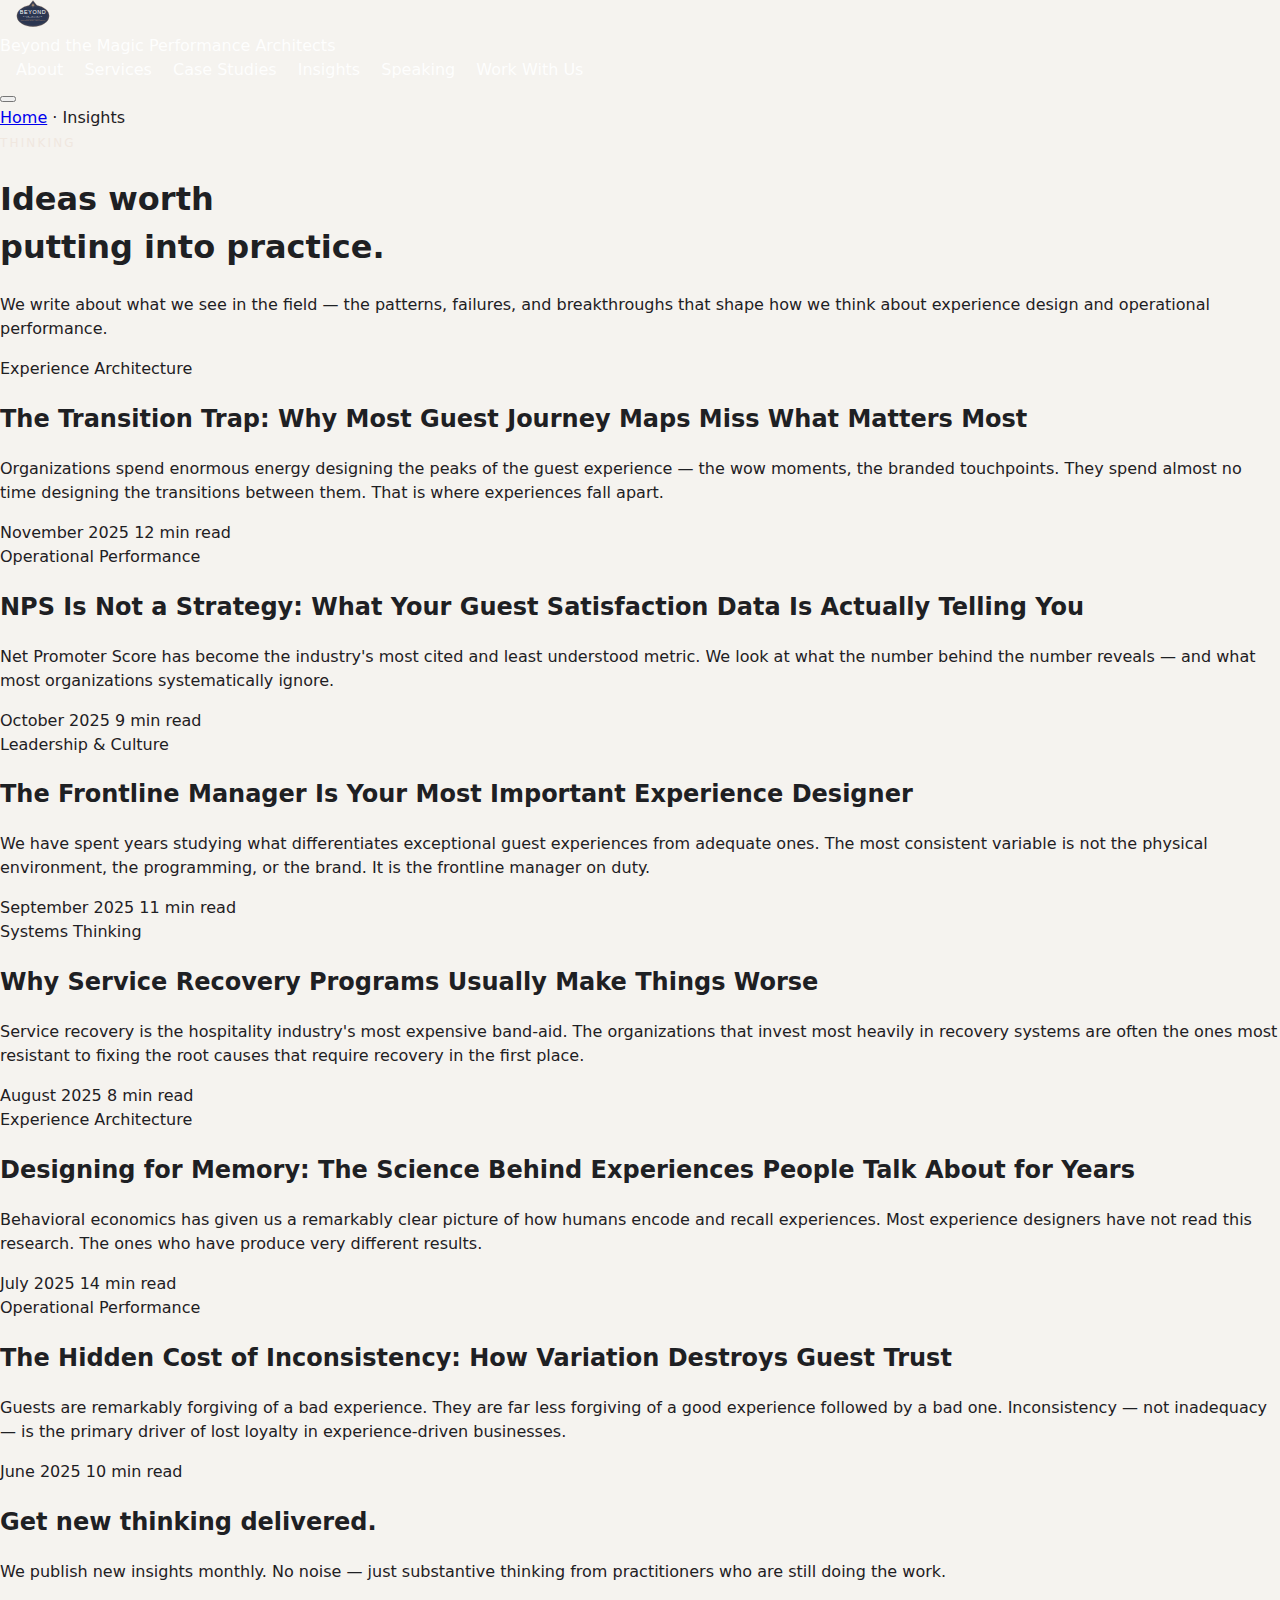
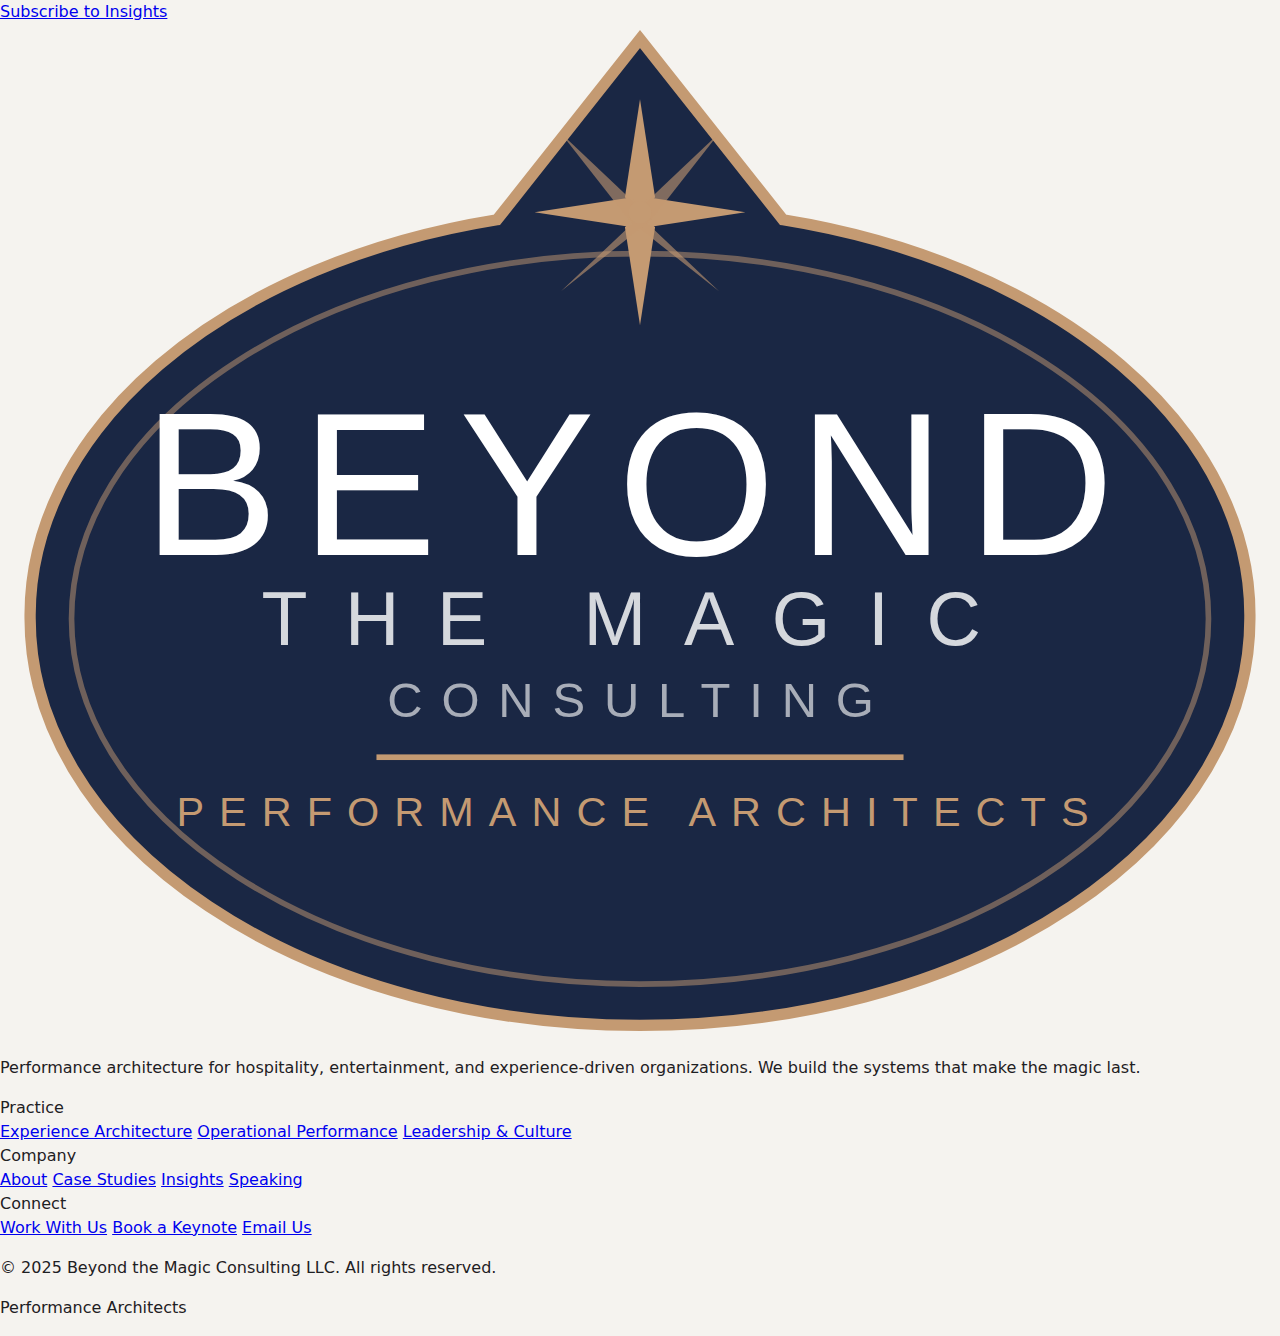
<file: insights/index.html>
<!DOCTYPE html>
<html lang="en">
<head>
  <meta charset="UTF-8">
  <meta name="viewport" content="width=device-width, initial-scale=1.0">
  <title>Insights — Beyond the Magic Consulting LLC</title>
  <meta name="description" content="Thinking on experience architecture, operational performance, and leadership from practitioners who are still doing the work.">
  <meta property="og:title" content="Insights — Beyond the Magic Consulting">
  <meta property="og:description" content="Thinking on experience architecture, operational performance, and leadership from practitioners who are still doing the work.">
  <meta property="og:type" content="website">
  <link rel="canonical" href="https://beyondthemagic.consulting">
  <link rel="preconnect" href="https://fonts.googleapis.com">
  <link rel="preconnect" href="https://fonts.gstatic.com" crossorigin>
  <link href="https://fonts.googleapis.com/css2?family=Cormorant+Garamond:ital,wght@0,300;0,400;0,500;1,300;1,400&family=Barlow:wght@300;400;500&family=Barlow+Condensed:wght@300;400;500;600;700&display=swap" rel="stylesheet">
  <link rel="stylesheet" href="../styles.css">
</head>
<body>

<a href="#main" class="skip-link">Skip to content</a>

<nav class="nav" role="navigation" aria-label="Primary">
  <div class="nav__inner">
    <a href="../" class="nav__logo" aria-label="Beyond the Magic Consulting — Home">
      <img src="../assets/logo.svg" alt="" class="nav__logo-mark" width="34" height="27">
      <div class="nav__logo-text">
        <span class="nav__logo-primary">Beyond the Magic</span>
        <span class="nav__logo-sub">Performance Architects</span>
      </div>
    </a>
    <div class="nav__links">
      <a href="../about/">About</a>
      <a href="../services/">Services</a>
      <a href="../case-studies/">Case Studies</a>
      <a href="../insights/">Insights</a>
      <a href="../speaking/">Speaking</a>
      <a href="../contact/" class="nav__cta">Work With Us</a>
    </div>
    <button class="nav__toggle" aria-label="Open menu" aria-expanded="false">
      <span></span><span></span><span></span>
    </button>
  </div>
</nav>

<main id="main">

  <div class="page-hero">
    <div class="page-hero__inner">
      <div class="breadcrumb"><a href="/">Home</a> <span class="breadcrumb__sep">·</span> Insights</div>
      <span class="eyebrow">Thinking</span>
      <h1>Ideas worth<br>putting into practice.</h1>
      <span class="rule"></span>
      <p class="lead">We write about what we see in the field — the patterns, failures, and breakthroughs that shape how we think about experience design and operational performance.</p>
    </div>
  </div>

  <section class="section" aria-labelledby="insights-h">
    <div class="section__inner">
      <div class="insights-list">

        <article class="insight-row">
          <div>
            <span class="insight-row__tag">Experience Architecture</span>
            <h2 class="insight-row__title">The Transition Trap: Why Most Guest Journey Maps Miss What Matters Most</h2>
            <p class="insight-row__excerpt">Organizations spend enormous energy designing the peaks of the guest experience — the wow moments, the branded touchpoints. They spend almost no time designing the transitions between them. That is where experiences fall apart.</p>
          </div>
          <div class="insight-row__meta">
            <span class="insight-row__date">November 2025</span>
            <span class="insight-row__read">12 min read</span>
          </div>
        </article>

        <article class="insight-row">
          <div>
            <span class="insight-row__tag">Operational Performance</span>
            <h2 class="insight-row__title">NPS Is Not a Strategy: What Your Guest Satisfaction Data Is Actually Telling You</h2>
            <p class="insight-row__excerpt">Net Promoter Score has become the industry's most cited and least understood metric. We look at what the number behind the number reveals — and what most organizations systematically ignore.</p>
          </div>
          <div class="insight-row__meta">
            <span class="insight-row__date">October 2025</span>
            <span class="insight-row__read">9 min read</span>
          </div>
        </article>

        <article class="insight-row">
          <div>
            <span class="insight-row__tag">Leadership &amp; Culture</span>
            <h2 class="insight-row__title">The Frontline Manager Is Your Most Important Experience Designer</h2>
            <p class="insight-row__excerpt">We have spent years studying what differentiates exceptional guest experiences from adequate ones. The most consistent variable is not the physical environment, the programming, or the brand. It is the frontline manager on duty.</p>
          </div>
          <div class="insight-row__meta">
            <span class="insight-row__date">September 2025</span>
            <span class="insight-row__read">11 min read</span>
          </div>
        </article>

        <article class="insight-row">
          <div>
            <span class="insight-row__tag">Systems Thinking</span>
            <h2 class="insight-row__title">Why Service Recovery Programs Usually Make Things Worse</h2>
            <p class="insight-row__excerpt">Service recovery is the hospitality industry's most expensive band-aid. The organizations that invest most heavily in recovery systems are often the ones most resistant to fixing the root causes that require recovery in the first place.</p>
          </div>
          <div class="insight-row__meta">
            <span class="insight-row__date">August 2025</span>
            <span class="insight-row__read">8 min read</span>
          </div>
        </article>

        <article class="insight-row">
          <div>
            <span class="insight-row__tag">Experience Architecture</span>
            <h2 class="insight-row__title">Designing for Memory: The Science Behind Experiences People Talk About for Years</h2>
            <p class="insight-row__excerpt">Behavioral economics has given us a remarkably clear picture of how humans encode and recall experiences. Most experience designers have not read this research. The ones who have produce very different results.</p>
          </div>
          <div class="insight-row__meta">
            <span class="insight-row__date">July 2025</span>
            <span class="insight-row__read">14 min read</span>
          </div>
        </article>

        <article class="insight-row">
          <div>
            <span class="insight-row__tag">Operational Performance</span>
            <h2 class="insight-row__title">The Hidden Cost of Inconsistency: How Variation Destroys Guest Trust</h2>
            <p class="insight-row__excerpt">Guests are remarkably forgiving of a bad experience. They are far less forgiving of a good experience followed by a bad one. Inconsistency — not inadequacy — is the primary driver of lost loyalty in experience-driven businesses.</p>
          </div>
          <div class="insight-row__meta">
            <span class="insight-row__date">June 2025</span>
            <span class="insight-row__read">10 min read</span>
          </div>
        </article>

      </div>
    </div>
  </section>

  <div class="cta-band">
    <div class="cta-band__inner">
      <div class="cta-band__text">
        <h2 class="cta-band__headline">Get new thinking delivered.</h2>
        <p class="cta-band__body">We publish new insights monthly. No noise — just substantive thinking from practitioners who are still doing the work.</p>
      </div>
      <a href="/contact/" class="btn btn--primary">Subscribe to Insights</a>
    </div>
  </div>

</main>

<footer class="footer" role="contentinfo">
  <div class="footer__grid">
    <div>
      <img src="../assets/logo.svg" alt="Beyond the Magic Consulting LLC" class="footer__logo">
      <p class="footer__about">Performance architecture for hospitality, entertainment, and experience-driven organizations. We build the systems that make the magic last.</p>
    </div>
    <div>
      <span class="footer__col-head">Practice</span>
      <nav class="footer__links" aria-label="Services">
        <a href="../services/#experience-architecture">Experience Architecture</a>
        <a href="../services/#operational-performance">Operational Performance</a>
        <a href="../services/#leadership-culture">Leadership &amp; Culture</a>
      </nav>
    </div>
    <div>
      <span class="footer__col-head">Company</span>
      <nav class="footer__links" aria-label="Company">
        <a href="../about/">About</a>
        <a href="../case-studies/">Case Studies</a>
        <a href="../insights/">Insights</a>
        <a href="../speaking/">Speaking</a>
      </nav>
    </div>
    <div>
      <span class="footer__col-head">Connect</span>
      <nav class="footer__links" aria-label="Contact">
        <a href="../contact/">Work With Us</a>
        <a href="../speaking/">Book a Keynote</a>
        <a href="mailto:hello@beyondthemagic.consulting">Email Us</a>
      </nav>
    </div>
  </div>
  <div class="footer__bottom">
    <p class="footer__copy">&copy; 2025 Beyond the Magic Consulting LLC. All rights reserved.</p>
    <p class="footer__copy">Performance Architects</p>
  </div>
</footer>

<script src="../site.js"></script>
</body>
</html>
</file>
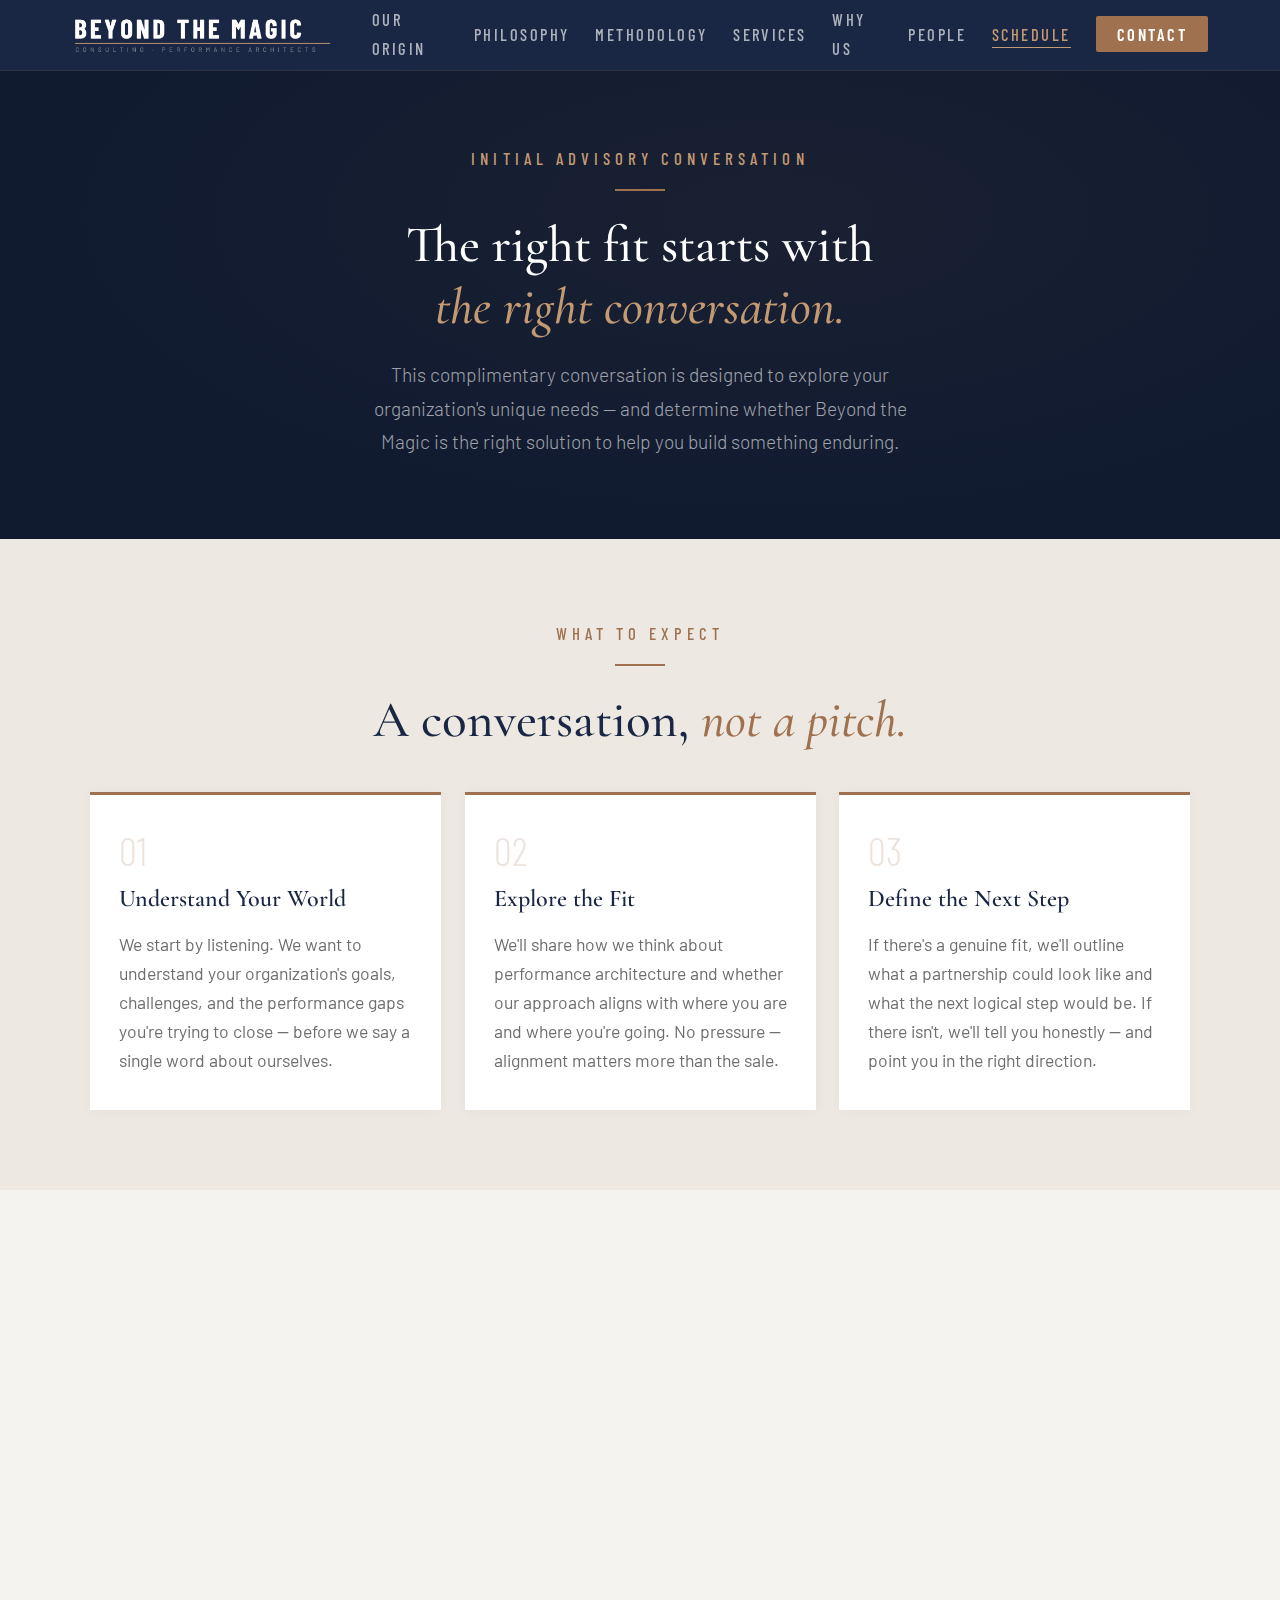
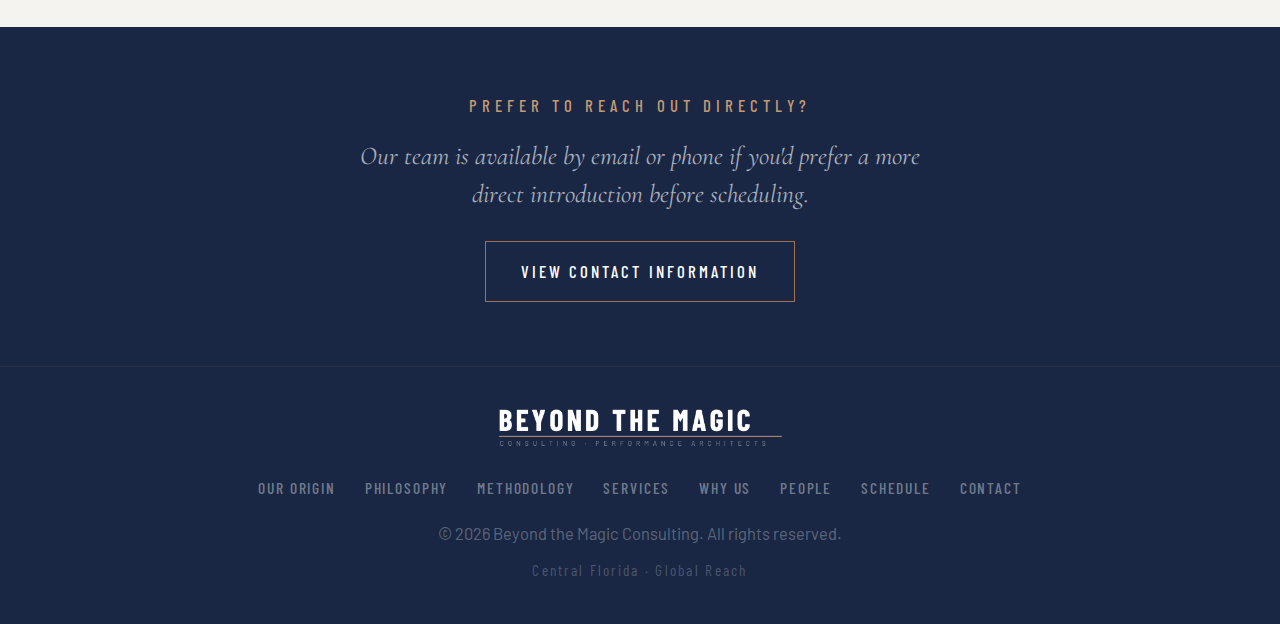
<file: scheduling/index.html>
<!DOCTYPE html>
<html lang="en">
<head>
  <meta charset="UTF-8">
  <meta name="viewport" content="width=device-width, initial-scale=1.0">
  <title>Schedule an Initial Advisory Conversation | Beyond the Magic Consulting</title>
  <meta name="description" content="Book a complimentary Initial Advisory Conversation with Beyond the Magic Consulting. Let's explore whether we're the right fit for your organization's performance goals.">
  <link rel="apple-touch-icon" href="../assets/apple-touch-icon.png">
  <link rel="preconnect" href="https://fonts.googleapis.com">
  <link rel="preconnect" href="https://fonts.gstatic.com" crossorigin>
  <link href="https://fonts.googleapis.com/css2?family=Cormorant+Garamond:ital,wght@0,400;0,500;0,600;0,700;1,400;1,500&family=Barlow+Condensed:wght@300;400;500;600;700&family=Barlow:ital,wght@0,300;0,400;0,500;0,600;1,400&display=swap" rel="stylesheet">
  <style>
    /* ══════════════════════════════════════
       BTM BRAND SYSTEM
       Navy:         #1A2744
       Copper:       #A0714F
       Copper Light: #C49A72
       Off White:    #F5F3EF
       Charcoal:     #1E2023
    ══════════════════════════════════════ */

    :root {
      --navy: #1A2744;
      --navy-deep: #111B30;
      --navy-light: #243458;
      --copper: #A0714F;
      --copper-light: #C49A72;
      --copper-pale: #D4B896;
      --offwhite: #F5F3EF;
      --offwhite-warm: #EDE9E2;
      --charcoal: #1E2023;
      --text-body: #3D3D3D;
      --text-muted: #6E6E6E;
      --white: #FFFFFF;
    }

    *, *::before, *::after { box-sizing: border-box; margin: 0; padding: 0; }
    html { scroll-behavior: smooth; font-size: 16px; }
    body {
      font-family: 'Barlow', sans-serif;
      font-weight: 400;
      color: var(--text-body);
      background: var(--offwhite);
      line-height: 1.75;
      overflow-x: hidden;
      -webkit-font-smoothing: antialiased;
    }

    /* ═══ TYPOGRAPHY SYSTEM ═══ */
    .section-title {
      font-family: 'Cormorant Garamond', serif;
      font-size: clamp(2.25rem, 4vw, 3.25rem);
      font-weight: 500;
      color: var(--navy);
      line-height: 1.2;
      margin-bottom: 1.5rem;
    }
    .section-title em { font-style: italic; color: var(--copper); }
    .section-label {
      font-family: 'Barlow Condensed', sans-serif;
      font-weight: 500;
      font-size: 1.05rem;
      letter-spacing: 0.3em;
      text-transform: uppercase;
      color: var(--copper);
      margin-bottom: 1rem;
    }

    /* ═══ NAVIGATION ═══ */
    nav {
      position: fixed;
      top: 0; left: 0; right: 0;
      z-index: 1000;
      background: rgba(25, 39, 68, 1);
      backdrop-filter: blur(10px);
      -webkit-backdrop-filter: blur(10px);
      border-bottom: 1px solid rgba(160, 113, 79, 0.15);
      transition: box-shadow 0.4s ease;
      will-change: transform;
      transform: translateZ(0);
    }
    nav.scrolled { box-shadow: 0 4px 30px rgba(0,0,0,0.2); }

    .nav-inner {
      max-width: 1200px;
      margin: 0 auto;
      padding: 0 2rem;
      display: flex;
      align-items: center;
      gap: 2.5rem;
      height: 70px;
    }
    .nav-logo {
      display: flex;
      align-items: center;
      text-decoration: none;
      flex-shrink: 0;
    }
    .nav-logo img { height: 36px; width: auto; }

    .nav-links {
      display: flex;
      list-style: none;
      gap: 1.6rem;
      align-items: center;
      margin-left: auto;
    }
    .nav-links a {
      font-family: 'Barlow Condensed', sans-serif;
      font-size: 1.03rem;
      font-weight: 500;
      letter-spacing: 0.15em;
      text-transform: uppercase;
      color: rgba(255,255,255,0.65);
      text-decoration: none;
      transition: color 0.3s ease;
      position: relative;
    }
    .nav-links a::after {
      content: '';
      position: absolute;
      bottom: -4px; left: 0;
      width: 0; height: 1px;
      background: var(--copper);
      transition: width 0.3s ease;
    }
    .nav-links a:hover { color: var(--white); }
    .nav-links a:hover::after { width: 100%; }
    .nav-links a.active {
      color: var(--copper-light);
    }
    .nav-links a.active::after { width: 100%; background: var(--copper-light); }

    .nav-cta {
      background: var(--copper) !important;
      color: var(--white) !important;
      padding: 0.55rem 1.3rem;
      border-radius: 2px;
      font-weight: 600 !important;
      transition: background 0.3s ease !important;
    }
    .nav-cta:hover { background: #8B6143 !important; }
    .nav-cta::after { display: none !important; }

    .nav-toggle {
      display: none;
      flex-direction: column;
      gap: 5px;
      cursor: pointer;
      padding: 4px;
      background: none;
      border: none;
      margin-left: auto;
    }
    .nav-toggle span { width: 24px; height: 2px; background: var(--white); transition: all 0.3s ease; }

    /* Mobile Menu */
    .mobile-menu {
      display: none;
      position: fixed;
      top: 70px; left: 0; right: 0; bottom: 0;
      background: rgba(17, 27, 48, 0.98);
      z-index: 999;
      flex-direction: column;
      align-items: center;
      justify-content: center;
      gap: 2rem;
    }
    .mobile-menu.open { display: flex; }
    .mobile-menu a {
      font-family: 'Barlow Condensed', sans-serif;
      font-size: 1.25rem;
      font-weight: 500;
      letter-spacing: 0.2em;
      text-transform: uppercase;
      color: rgba(255,255,255,0.75);
      text-decoration: none;
    }
    .mobile-menu a:hover { color: var(--copper-light); }

    /* ═══ SHARED ═══ */
    .copper-line { width: 50px; height: 2px; background: var(--copper); margin-bottom: 1.5rem; }
    .copper-line.center { margin-left: auto; margin-right: auto; }
    .container { max-width: 1100px; margin: 0 auto; }
    .container-narrow { max-width: 780px; margin: 0 auto; }

    /* ═══ ANIMATIONS ═══ */
    @keyframes fadeIn { from { opacity: 0; } to { opacity: 1; } }
    @keyframes fadeInUp { from { opacity: 0; transform: translateY(25px); } to { opacity: 1; transform: translateY(0); } }
    .reveal {
      opacity: 0;
      transform: translateY(35px);
      transition: opacity 0.7s ease, transform 0.7s ease;
      will-change: opacity, transform;
    }
    .reveal.visible { opacity: 1; transform: translateY(0); }

    /* ═══ PAGE HERO ═══ */
    .page-hero {
      background: var(--navy-deep);
      padding: 9rem 2rem 5rem;
      text-align: center;
      position: relative;
      overflow: hidden;
    }
    .page-hero::before {
      content: '';
      position: absolute;
      inset: 0;
      background: radial-gradient(ellipse at 60% 40%, rgba(160,113,79,0.06) 0%, transparent 65%);
      pointer-events: none;
    }
    .page-hero-inner { position: relative; z-index: 1; }
    .page-hero .section-label { color: var(--copper-light); }
    .page-hero .section-title {
      color: var(--white);
      max-width: 700px;
      margin: 0 auto 1.25rem;
    }
    .page-hero .section-title em { color: var(--copper-light); }
    .page-hero-body {
      font-family: 'Barlow', sans-serif;
      font-size: 1.2rem;
      font-weight: 300;
      color: rgba(255,255,255,0.6);
      max-width: 560px;
      margin: 0 auto;
      line-height: 1.75;
    }

    /* ═══ WHAT TO EXPECT ═══ */
    .expect {
      background: var(--offwhite-warm);
      padding: 5rem 2rem;
    }
    .expect-grid {
      display: grid;
      grid-template-columns: repeat(3, 1fr);
      gap: 1.5rem;
      margin-top: 2.5rem;
    }
    .expect-card {
      background: var(--white);
      padding: 2.2rem 1.8rem;
      border-top: 3px solid var(--copper);
      box-shadow: 0 1px 12px rgba(0,0,0,0.04);
    }
    .expect-num {
      font-family: 'Barlow Condensed', sans-serif;
      font-size: 2.5rem;
      font-weight: 300;
      color: rgba(160,113,79,0.2);
      line-height: 1;
      margin-bottom: 0.5rem;
    }
    .expect-card h3 {
      font-family: 'Cormorant Garamond', serif;
      font-size: 1.5rem;
      font-weight: 600;
      color: var(--navy);
      margin-bottom: 0.6rem;
    }
    .expect-card p {
      font-size: 1.1rem;
      color: var(--text-muted);
      line-height: 1.65;
    }

    /* ═══ SCHEDULING EMBED ═══ */
    .scheduling {
      background: var(--offwhite);
      padding: 5rem 2rem 6rem;
    }
    .scheduling-header {
      text-align: center;
      margin-bottom: 2.5rem;
    }
    .scheduling-subtext {
      font-size: 1.15rem;
      color: var(--text-muted);
      max-width: 520px;
      margin: 0 auto;
      line-height: 1.7;
    }
    .cal-wrapper {
      max-width: 1000px;
      margin: 0 auto;
      background: var(--white);
      border: 1px solid rgba(26,39,68,0.07);
      box-shadow: 0 4px 30px rgba(0,0,0,0.06);
    }
    /* Cal.com embed container — fixed height for reliable rendering */
    #my-cal-inline-initial-advisory-conversation {
      width: 100%;
      height: 700px;
      overflow: scroll;
    }

    /* ═══ FOOTER CALLOUT ═══ */
    .footer-callout {
      background: var(--navy);
      padding: 4rem 2rem;
      text-align: center;
    }
    .footer-callout p {
      font-family: 'Cormorant Garamond', serif;
      font-size: clamp(1.25rem, 2vw, 1.65rem);
      font-style: italic;
      color: rgba(255,255,255,0.65);
      max-width: 560px;
      margin: 0 auto 1.75rem;
      line-height: 1.5;
    }
    .footer-callout .section-label { margin-bottom: 1rem; }
    .btn-outline {
      display: inline-block;
      font-family: 'Barlow Condensed', sans-serif;
      font-size: 1.05rem;
      font-weight: 500;
      letter-spacing: 0.18em;
      text-transform: uppercase;
      color: var(--white);
      text-decoration: none;
      border: 1px solid var(--copper);
      padding: 0.9rem 2.2rem;
      transition: all 0.4s ease;
    }
    .btn-outline:hover { background: var(--copper); }

    /* ═══ FOOTER ═══ */
    footer {
      background: rgba(25, 39, 68, 1);
      padding: 2.5rem 2rem;
      text-align: center;
      border-top: 1px solid rgba(160,113,79,0.12);
    }
    .footer-logo img { height: 40px; margin-bottom: 1.2rem; }
    .footer-links {
      display: flex;
      justify-content: center;
      gap: 1.8rem;
      margin-bottom: 1.2rem;
      flex-wrap: wrap;
    }
    .footer-links a {
      font-family: 'Barlow Condensed', sans-serif;
      font-size: 0.97rem;
      font-weight: 500;
      letter-spacing: 0.12em;
      text-transform: uppercase;
      color: rgba(255,255,255,0.4);
      text-decoration: none;
      transition: color 0.3s ease;
    }
    .footer-links a:hover { color: var(--copper-light); }
    .footer-info {
      font-family: 'Barlow', sans-serif;
      font-size: 1.03rem;
      color: rgba(255,255,255,0.3);
    }
    .footer-locale {
      margin-top: 0.5rem;
      font-family: 'Barlow Condensed', sans-serif;
      font-size: 0.95rem;
      letter-spacing: 0.15em;
      color: rgba(255,255,255,0.22);
    }

    /* ═══ RESPONSIVE ═══ */
    @media (max-width: 1060px) {
      .nav-links { display: none; }
      .nav-toggle { display: flex; }
    }
    @media (max-width: 768px) {
      .page-hero { padding: 8rem 1.5rem 4rem; }
      .expect { padding: 4rem 1.5rem; }
      .expect-grid { grid-template-columns: 1fr; }
      .scheduling { padding: 4rem 1.5rem 5rem; }
      #my-cal-inline-initial-advisory-conversation { height: 800px; }
    }
    @media (max-width: 420px) {
      .page-hero .section-title { font-size: 2rem; }
      .page-hero-body { font-size: 1.05rem; }
    }
  </style>
</head>
<body>

  <!-- ═══ NAVIGATION ═══ -->
  <nav id="mainNav">
    <div class="nav-inner">
      <a href="/" class="nav-logo">
        <img src="../assets/logo-horizontal-navy.png" alt="Beyond the Magic Consulting, Performance Architects">
      </a>
      <ul class="nav-links">
        <li><a href="/#origin">Our Origin</a></li>
        <li><a href="/#philosophy">Philosophy</a></li>
        <li><a href="/#framework">Methodology</a></li>
        <li><a href="/#services">Services</a></li>
        <li><a href="/#why-us">Why Us</a></li>
        <li><a href="/people-behind-the-magic.html">People</a></li>
        <li><a href="/scheduling/" class="active">Schedule</a></li>
        <li><a href="/#contact" class="nav-cta">Contact</a></li>
      </ul>
      <button class="nav-toggle" id="navToggle" aria-label="Toggle navigation">
        <span></span><span></span><span></span>
      </button>
    </div>
  </nav>

  <div class="mobile-menu" id="mobileMenu">
    <a href="/#origin" onclick="closeMobile()">Our Origin</a>
    <a href="/#philosophy" onclick="closeMobile()">Philosophy</a>
    <a href="/#framework" onclick="closeMobile()">Methodology</a>
    <a href="/#services" onclick="closeMobile()">Services</a>
    <a href="/#why-us" onclick="closeMobile()">Why Us</a>
    <a href="/people-behind-the-magic.html" onclick="closeMobile()">People</a>
    <a href="/scheduling/" onclick="closeMobile()">Schedule</a>
    <a href="/#contact" onclick="closeMobile()">Contact</a>
  </div>

  <!-- ═══ PAGE HERO ═══ -->
  <section class="page-hero">
    <div class="page-hero-inner">
      <div class="section-label">Initial Advisory Conversation</div>
      <div class="copper-line center" style="background:var(--copper);"></div>
      <h1 class="section-title">The right fit starts with<br><em>the right conversation.</em></h1>
      <p class="page-hero-body">This complimentary conversation is designed to explore your organization's unique needs — and determine whether Beyond the Magic is the right solution to help you build something enduring.</p>
    </div>
  </section>

  <!-- ═══ WHAT TO EXPECT ═══ -->
  <section class="expect">
    <div class="container">
      <div class="reveal" style="text-align:center;">
        <div class="section-label">What to Expect</div>
        <div class="copper-line center"></div>
        <h2 class="section-title">A conversation, <em>not a pitch.</em></h2>
      </div>
      <div class="expect-grid">
        <div class="expect-card reveal">
          <div class="expect-num">01</div>
          <h3>Understand Your World</h3>
          <p>We start by listening. We want to understand your organization's goals, challenges, and the performance gaps you're trying to close — before we say a single word about ourselves.</p>
        </div>
        <div class="expect-card reveal">
          <div class="expect-num">02</div>
          <h3>Explore the Fit</h3>
          <p>We'll share how we think about performance architecture and whether our approach aligns with where you are and where you're going. No pressure — alignment matters more than the sale.</p>
        </div>
        <div class="expect-card reveal">
          <div class="expect-num">03</div>
          <h3>Define the Next Step</h3>
          <p>If there's a genuine fit, we'll outline what a partnership could look like and what the next logical step would be. If there isn't, we'll tell you honestly — and point you in the right direction.</p>
        </div>
      </div>
    </div>
  </section>

  <!-- ═══ CAL.COM EMBED ═══ -->
  <section class="scheduling" id="scheduling">
    <div class="container">
      <div class="scheduling-header reveal">
        <div class="section-label">Book Your Conversation</div>
        <div class="copper-line center"></div>
        <h2 class="section-title">Select a time that <em>works for you.</em></h2>
        <p class="scheduling-subtext">Choose a date and time below. You'll receive a confirmation with everything you need to prepare for our conversation.</p>
      </div>
      <div class="cal-wrapper reveal">
        <!-- Cal inline embed code begins -->
        <div style="width:100%;height:100%;overflow:scroll" id="my-cal-inline-initial-advisory-conversation"></div>
        <script type="text/javascript">
          (function (C, A, L) { let p = function (a, ar) { a.q.push(ar); }; let d = C.document; C.Cal = C.Cal || function () { let cal = C.Cal; let ar = arguments; if (!cal.loaded) { cal.ns = {}; cal.q = cal.q || []; d.head.appendChild(d.createElement("script")).src = A; cal.loaded = true; } if (ar[0] === L) { const api = function () { p(api, arguments); }; const namespace = ar[1]; api.q = api.q || []; if(typeof namespace === "string"){cal.ns[namespace] = cal.ns[namespace] || api;p(cal.ns[namespace], ar);p(cal, ["initNamespace", namespace]);} else p(cal, ar); return;} p(cal, ar); }; })(window, "https://app.cal.com/embed/embed.js", "init");
          Cal("init", "initial-advisory-conversation", {origin:"https://app.cal.com"});
          Cal.ns["initial-advisory-conversation"]("inline", {
            elementOrSelector:"#my-cal-inline-initial-advisory-conversation",
            config: {"layout":"month_view","useSlotsViewOnSmallScreen":"true"},
            calLink: "beyondthemagic/initial-advisory-conversation",
          });
          Cal.ns["initial-advisory-conversation"]("ui", {"cssVarsPerTheme":{"light":{"cal-brand":"#1A2744"},"dark":{"cal-brand":"#F5F3EF"}},"hideEventTypeDetails":false,"layout":"month_view"});
        </script>
        <!-- Cal inline embed code ends -->
      </div>
    </div>
  </section>

  <!-- ═══ FOOTER CALLOUT ═══ -->
  <div class="footer-callout">
    <div class="section-label" style="color:var(--copper-light);">Prefer to Reach Out Directly?</div>
    <p>Our team is available by email or phone if you'd prefer a more direct introduction before scheduling.</p>
    <a href="/#contact" class="btn-outline">View Contact Information</a>
  </div>

  <!-- ═══ FOOTER ═══ -->
  <footer>
    <div class="footer-logo">
      <img src="../assets/logo-horizontal-navy.png" alt="Beyond the Magic Consulting" loading="lazy">
    </div>
    <div class="footer-links">
      <a href="/#origin">Our Origin</a>
      <a href="/#philosophy">Philosophy</a>
      <a href="/#framework">Methodology</a>
      <a href="/#services">Services</a>
      <a href="/#why-us">Why Us</a>
      <a href="/people-behind-the-magic.html">People</a>
      <a href="/scheduling/">Schedule</a>
      <a href="/#contact">Contact</a>
    </div>
    <div class="footer-info">&copy; 2026 Beyond the Magic Consulting. All rights reserved.</div>
    <div class="footer-locale">Central Florida &middot; Global Reach</div>
  </footer>

  <!-- ═══ SCRIPTS ═══ -->
  <script>
    // Scroll-aware nav shadow
    const nav = document.getElementById('mainNav');
    window.addEventListener('scroll', () => {
      nav.classList.toggle('scrolled', window.scrollY > 50);
    });

    // Mobile menu toggle
    const navToggle = document.getElementById('navToggle');
    const mobileMenu = document.getElementById('mobileMenu');
    navToggle.addEventListener('click', () => mobileMenu.classList.toggle('open'));
    function closeMobile() { mobileMenu.classList.remove('open'); }

    // Scroll-reveal
    const reveals = document.querySelectorAll('.reveal');
    const observer = new IntersectionObserver((entries) => {
      entries.forEach((entry) => {
        if (entry.isIntersecting) {
          entry.target.classList.add('visible');
          entry.target.addEventListener('transitionend', () => {
            entry.target.style.willChange = 'auto';
          }, { once: true });
          observer.unobserve(entry.target);
        }
      });
    }, { threshold: 0.1, rootMargin: '0px 0px -30px 0px' });
    reveals.forEach(el => observer.observe(el));
  </script>

</body>
</html>
</file>
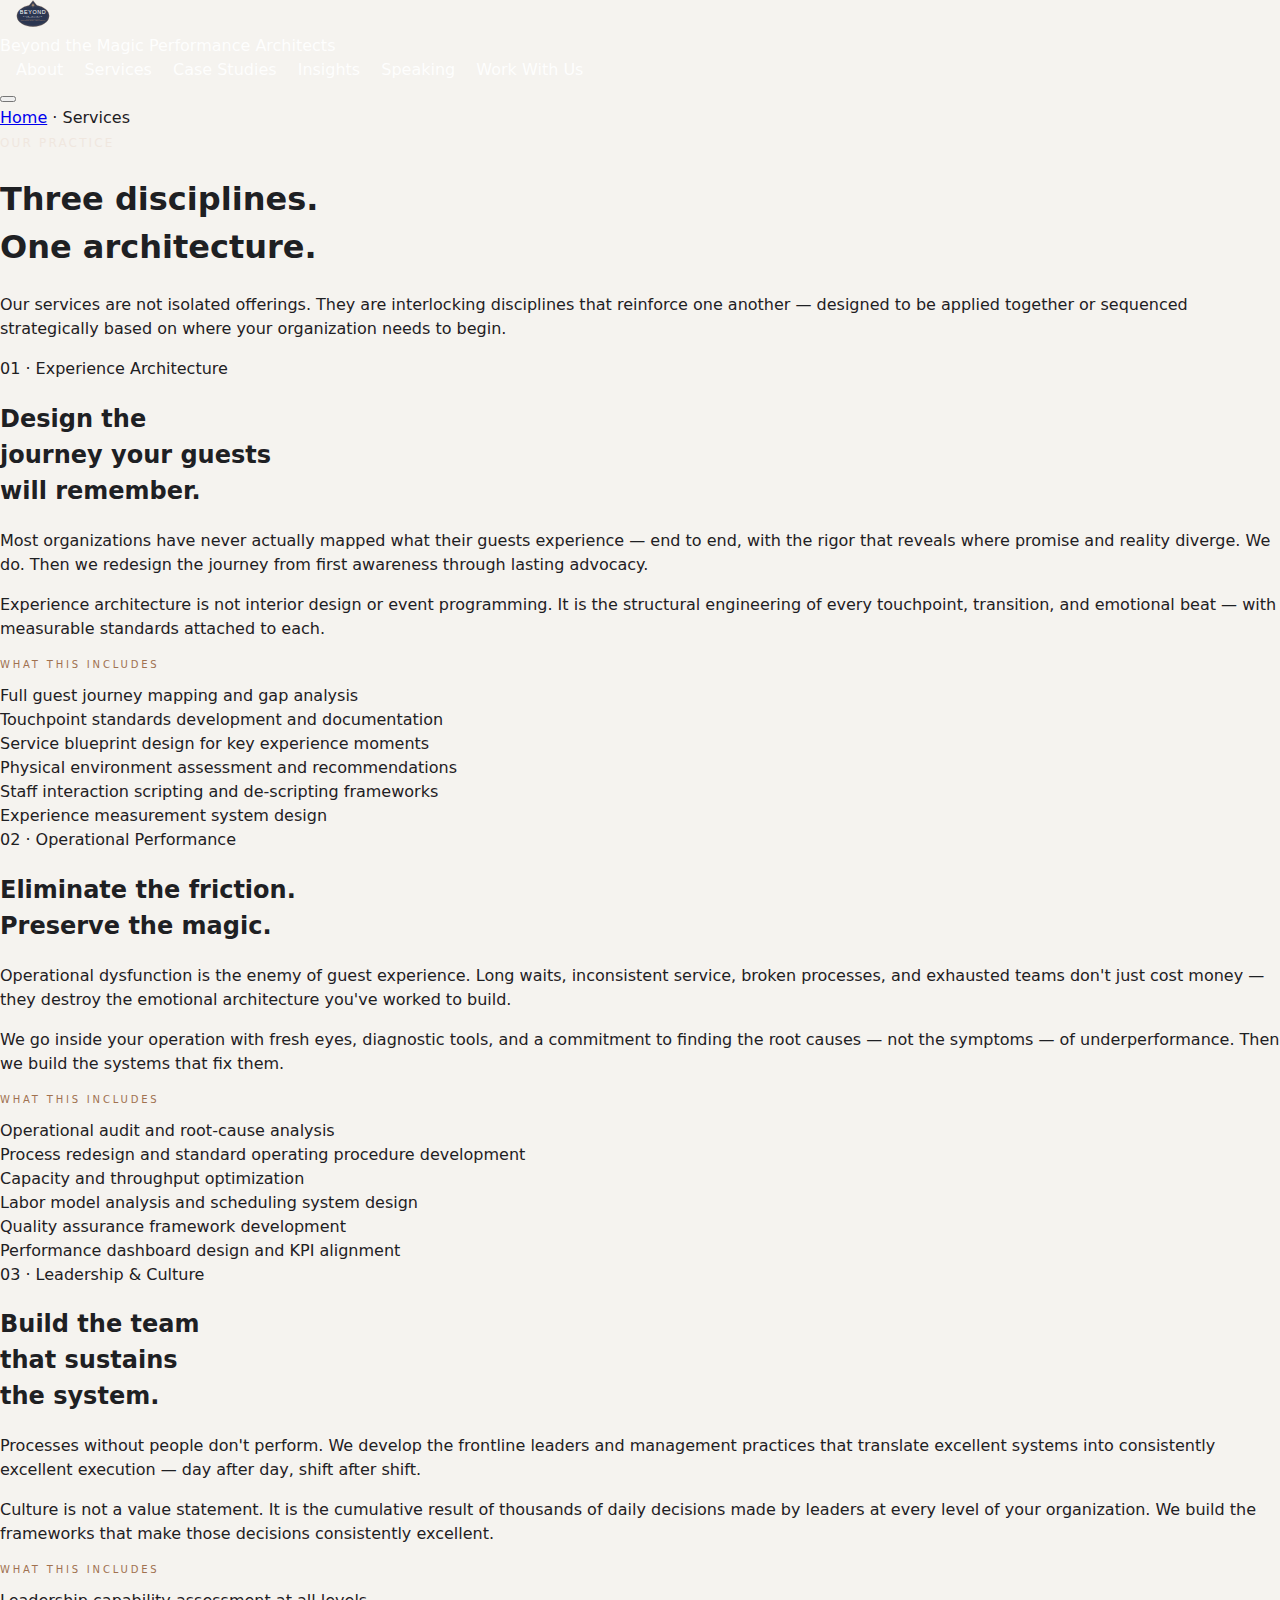
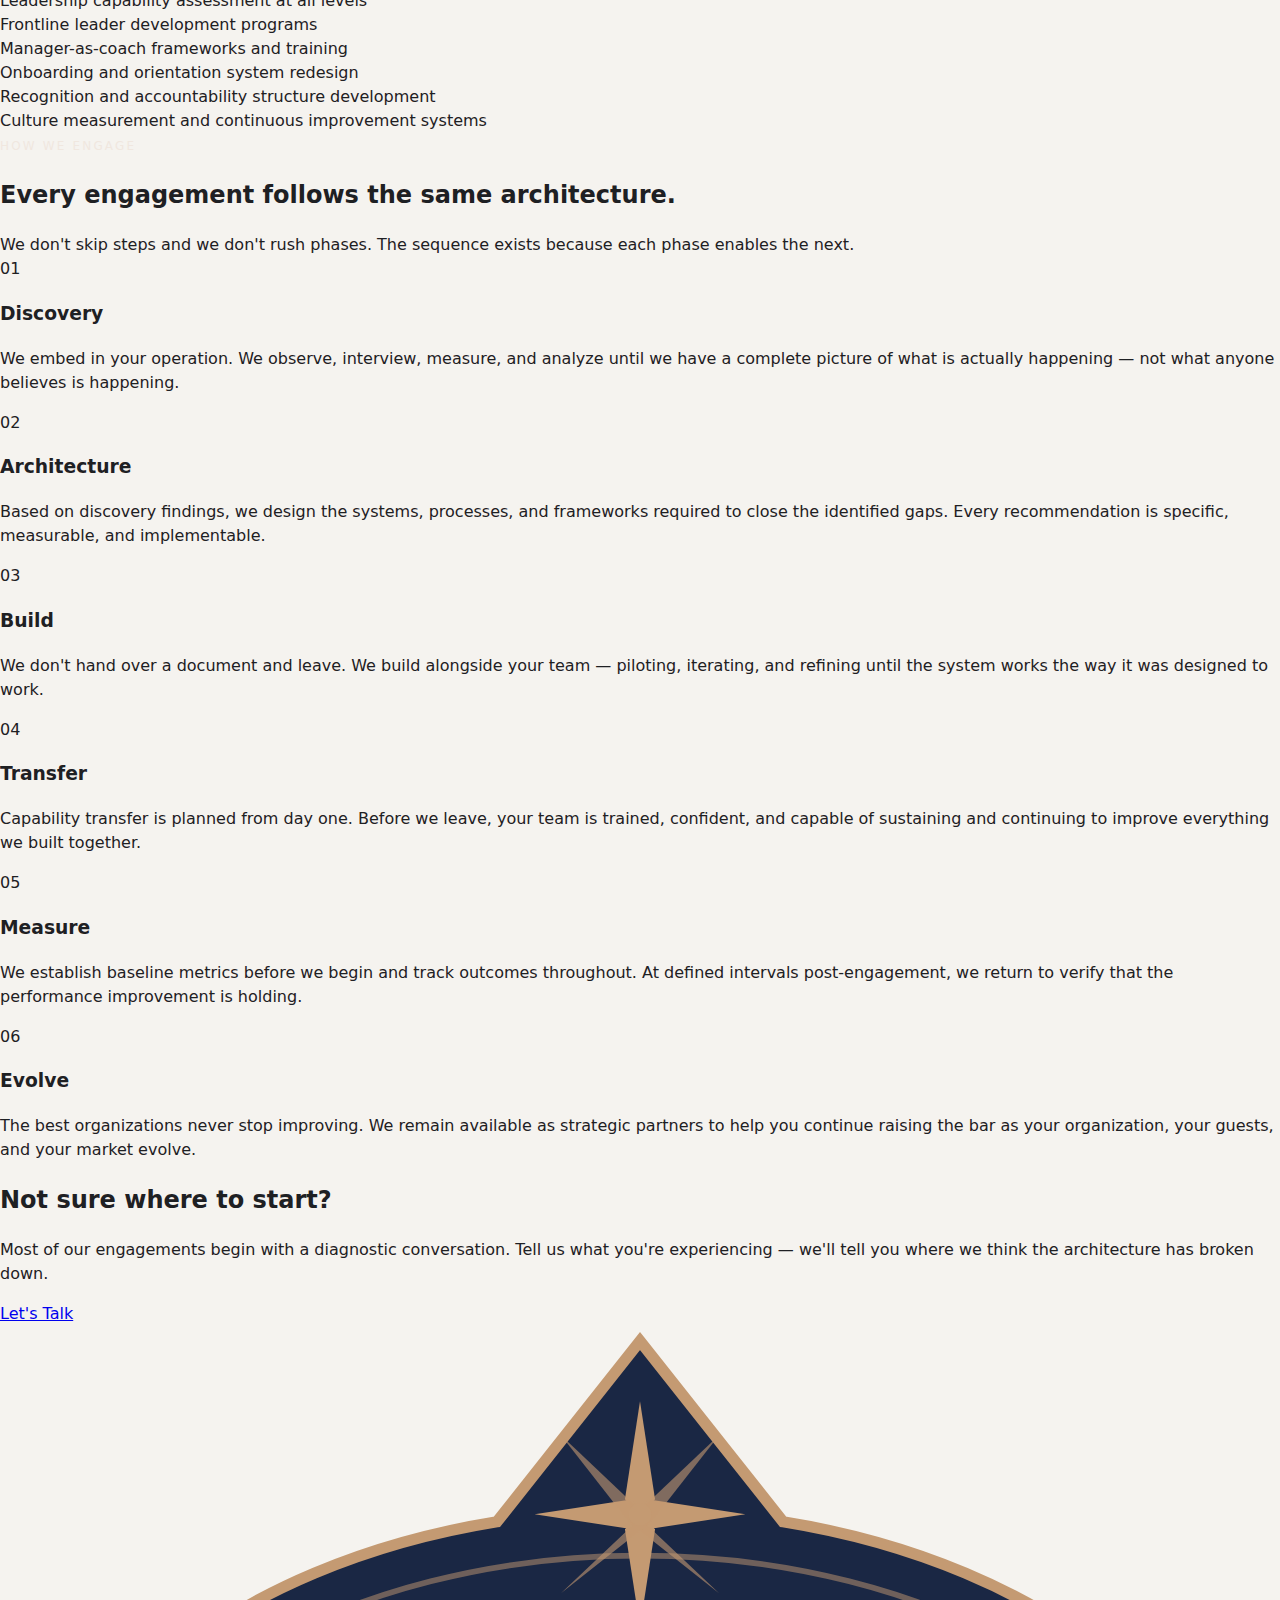
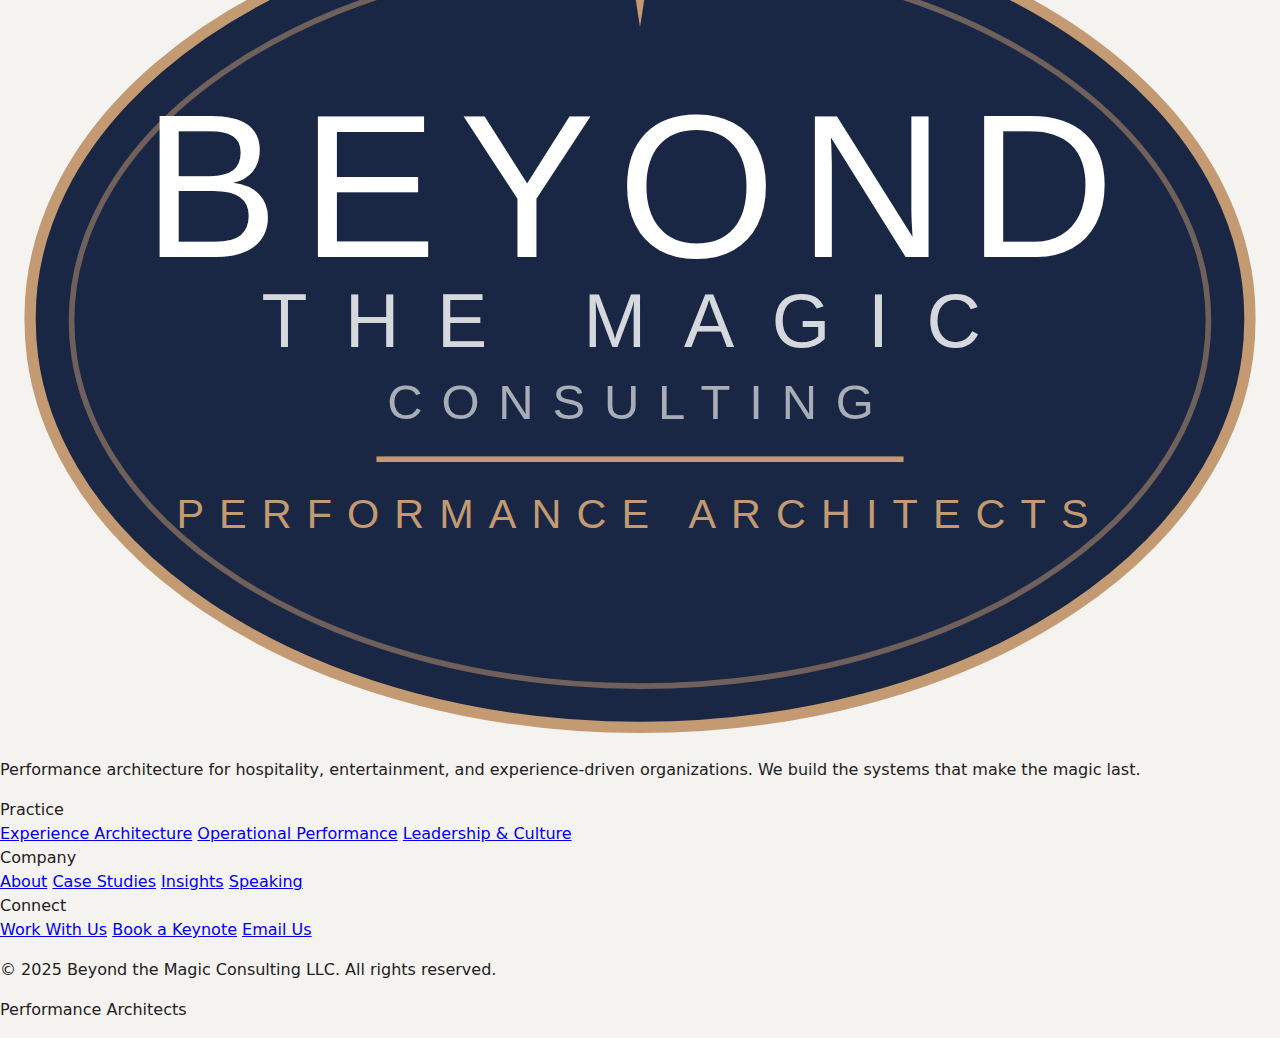
<file: services/index.html>
<!DOCTYPE html>
<html lang="en">
<head>
  <meta charset="UTF-8">
  <meta name="viewport" content="width=device-width, initial-scale=1.0">
  <title>Services — Beyond the Magic Consulting LLC</title>
  <meta name="description" content="Three interlocking disciplines: Experience Architecture, Operational Performance, and Leadership & Culture. Built to work together or sequenced strategically.">
  <meta property="og:title" content="Services — Beyond the Magic Consulting">
  <meta property="og:description" content="Three interlocking disciplines: Experience Architecture, Operational Performance, and Leadership & Culture. Built to work together or sequenced strategically.">
  <meta property="og:type" content="website">
  <link rel="canonical" href="https://beyondthemagic.consulting">
  <link rel="preconnect" href="https://fonts.googleapis.com">
  <link rel="preconnect" href="https://fonts.gstatic.com" crossorigin>
  <link href="https://fonts.googleapis.com/css2?family=Cormorant+Garamond:ital,wght@0,300;0,400;0,500;1,300;1,400&family=Barlow:wght@300;400;500&family=Barlow+Condensed:wght@300;400;500;600;700&display=swap" rel="stylesheet">
  <link rel="stylesheet" href="../styles.css">
</head>
<body>

<a href="#main" class="skip-link">Skip to content</a>

<nav class="nav" role="navigation" aria-label="Primary">
  <div class="nav__inner">
    <a href="../" class="nav__logo" aria-label="Beyond the Magic Consulting — Home">
      <img src="../assets/logo.svg" alt="" class="nav__logo-mark" width="34" height="27">
      <div class="nav__logo-text">
        <span class="nav__logo-primary">Beyond the Magic</span>
        <span class="nav__logo-sub">Performance Architects</span>
      </div>
    </a>
    <div class="nav__links">
      <a href="../about/">About</a>
      <a href="../services/">Services</a>
      <a href="../case-studies/">Case Studies</a>
      <a href="../insights/">Insights</a>
      <a href="../speaking/">Speaking</a>
      <a href="../contact/" class="nav__cta">Work With Us</a>
    </div>
    <button class="nav__toggle" aria-label="Open menu" aria-expanded="false">
      <span></span><span></span><span></span>
    </button>
  </div>
</nav>

<main id="main">

  <div class="page-hero">
    <div class="page-hero__inner">
      <div class="breadcrumb"><a href="/">Home</a> <span class="breadcrumb__sep">·</span> Services</div>
      <span class="eyebrow">Our Practice</span>
      <h1>Three disciplines.<br>One architecture.</h1>
      <span class="rule"></span>
      <p class="lead">Our services are not isolated offerings. They are interlocking disciplines that reinforce one another — designed to be applied together or sequenced strategically based on where your organization needs to begin.</p>
    </div>
  </div>

  <section class="section" aria-labelledby="services-detail-h">
    <div class="section__inner">

      <div class="service-detail" id="experience-architecture">
        <div class="service-detail__grid">
          <div>
            <span class="service-detail__label">01 · Experience Architecture</span>
            <h2 class="service-detail__title">Design the<br>journey your guests<br>will remember.</h2>
          </div>
          <div>
            <p class="service-detail__body">Most organizations have never actually mapped what their guests experience — end to end, with the rigor that reveals where promise and reality diverge. We do. Then we redesign the journey from first awareness through lasting advocacy.</p>
            <p class="service-detail__body">Experience architecture is not interior design or event programming. It is the structural engineering of every touchpoint, transition, and emotional beat — with measurable standards attached to each.</p>
            <h4 style="font-family:var(--font-ui);font-size:10px;letter-spacing:.28em;text-transform:uppercase;color:var(--copper);margin-bottom:12px;font-weight:500;">What this includes</h4>
            <div class="deliverables">
              <div class="deliverable">Full guest journey mapping and gap analysis</div>
              <div class="deliverable">Touchpoint standards development and documentation</div>
              <div class="deliverable">Service blueprint design for key experience moments</div>
              <div class="deliverable">Physical environment assessment and recommendations</div>
              <div class="deliverable">Staff interaction scripting and de-scripting frameworks</div>
              <div class="deliverable">Experience measurement system design</div>
            </div>
          </div>
        </div>
      </div>

      <div class="service-detail" id="operational-performance">
        <div class="service-detail__grid">
          <div>
            <span class="service-detail__label">02 · Operational Performance</span>
            <h2 class="service-detail__title">Eliminate the friction.<br>Preserve the magic.</h2>
          </div>
          <div>
            <p class="service-detail__body">Operational dysfunction is the enemy of guest experience. Long waits, inconsistent service, broken processes, and exhausted teams don't just cost money — they destroy the emotional architecture you've worked to build.</p>
            <p class="service-detail__body">We go inside your operation with fresh eyes, diagnostic tools, and a commitment to finding the root causes — not the symptoms — of underperformance. Then we build the systems that fix them.</p>
            <h4 style="font-family:var(--font-ui);font-size:10px;letter-spacing:.28em;text-transform:uppercase;color:var(--copper);margin-bottom:12px;font-weight:500;">What this includes</h4>
            <div class="deliverables">
              <div class="deliverable">Operational audit and root-cause analysis</div>
              <div class="deliverable">Process redesign and standard operating procedure development</div>
              <div class="deliverable">Capacity and throughput optimization</div>
              <div class="deliverable">Labor model analysis and scheduling system design</div>
              <div class="deliverable">Quality assurance framework development</div>
              <div class="deliverable">Performance dashboard design and KPI alignment</div>
            </div>
          </div>
        </div>
      </div>

      <div class="service-detail" id="leadership-culture">
        <div class="service-detail__grid">
          <div>
            <span class="service-detail__label">03 · Leadership &amp; Culture</span>
            <h2 class="service-detail__title">Build the team<br>that sustains<br>the system.</h2>
          </div>
          <div>
            <p class="service-detail__body">Processes without people don't perform. We develop the frontline leaders and management practices that translate excellent systems into consistently excellent execution — day after day, shift after shift.</p>
            <p class="service-detail__body">Culture is not a value statement. It is the cumulative result of thousands of daily decisions made by leaders at every level of your organization. We build the frameworks that make those decisions consistently excellent.</p>
            <h4 style="font-family:var(--font-ui);font-size:10px;letter-spacing:.28em;text-transform:uppercase;color:var(--copper);margin-bottom:12px;font-weight:500;">What this includes</h4>
            <div class="deliverables">
              <div class="deliverable">Leadership capability assessment at all levels</div>
              <div class="deliverable">Frontline leader development programs</div>
              <div class="deliverable">Manager-as-coach frameworks and training</div>
              <div class="deliverable">Onboarding and orientation system redesign</div>
              <div class="deliverable">Recognition and accountability structure development</div>
              <div class="deliverable">Culture measurement and continuous improvement systems</div>
            </div>
          </div>
        </div>
      </div>

    </div>
  </section>

  <section class="section section--warm" aria-labelledby="framework-h">
    <div class="section__inner">
      <span class="eyebrow">How We Engage</span>
      <h2 id="framework-h">Every engagement follows the same architecture.</h2>
      <span class="rule"></span>
      <p class="lead" style="margin-bottom:0;">We don't skip steps and we don't rush phases. The sequence exists because each phase enables the next.</p>
      <div class="framework-steps">
        <div class="framework-step">
          <div class="framework-step__num">01</div>
          <h3 class="framework-step__title">Discovery</h3>
          <p class="framework-step__body">We embed in your operation. We observe, interview, measure, and analyze until we have a complete picture of what is actually happening — not what anyone believes is happening.</p>
        </div>
        <div class="framework-step">
          <div class="framework-step__num">02</div>
          <h3 class="framework-step__title">Architecture</h3>
          <p class="framework-step__body">Based on discovery findings, we design the systems, processes, and frameworks required to close the identified gaps. Every recommendation is specific, measurable, and implementable.</p>
        </div>
        <div class="framework-step">
          <div class="framework-step__num">03</div>
          <h3 class="framework-step__title">Build</h3>
          <p class="framework-step__body">We don't hand over a document and leave. We build alongside your team — piloting, iterating, and refining until the system works the way it was designed to work.</p>
        </div>
        <div class="framework-step">
          <div class="framework-step__num">04</div>
          <h3 class="framework-step__title">Transfer</h3>
          <p class="framework-step__body">Capability transfer is planned from day one. Before we leave, your team is trained, confident, and capable of sustaining and continuing to improve everything we built together.</p>
        </div>
        <div class="framework-step">
          <div class="framework-step__num">05</div>
          <h3 class="framework-step__title">Measure</h3>
          <p class="framework-step__body">We establish baseline metrics before we begin and track outcomes throughout. At defined intervals post-engagement, we return to verify that the performance improvement is holding.</p>
        </div>
        <div class="framework-step">
          <div class="framework-step__num">06</div>
          <h3 class="framework-step__title">Evolve</h3>
          <p class="framework-step__body">The best organizations never stop improving. We remain available as strategic partners to help you continue raising the bar as your organization, your guests, and your market evolve.</p>
        </div>
      </div>
    </div>
  </section>

  <div class="cta-band">
    <div class="cta-band__inner">
      <div class="cta-band__text">
        <h2 class="cta-band__headline">Not sure where to start?</h2>
        <p class="cta-band__body">Most of our engagements begin with a diagnostic conversation. Tell us what you're experiencing — we'll tell you where we think the architecture has broken down.</p>
      </div>
      <a href="/contact/" class="btn btn--primary">Let's Talk</a>
    </div>
  </div>

</main>

<footer class="footer" role="contentinfo">
  <div class="footer__grid">
    <div>
      <img src="../assets/logo.svg" alt="Beyond the Magic Consulting LLC" class="footer__logo">
      <p class="footer__about">Performance architecture for hospitality, entertainment, and experience-driven organizations. We build the systems that make the magic last.</p>
    </div>
    <div>
      <span class="footer__col-head">Practice</span>
      <nav class="footer__links" aria-label="Services">
        <a href="../services/#experience-architecture">Experience Architecture</a>
        <a href="../services/#operational-performance">Operational Performance</a>
        <a href="../services/#leadership-culture">Leadership &amp; Culture</a>
      </nav>
    </div>
    <div>
      <span class="footer__col-head">Company</span>
      <nav class="footer__links" aria-label="Company">
        <a href="../about/">About</a>
        <a href="../case-studies/">Case Studies</a>
        <a href="../insights/">Insights</a>
        <a href="../speaking/">Speaking</a>
      </nav>
    </div>
    <div>
      <span class="footer__col-head">Connect</span>
      <nav class="footer__links" aria-label="Contact">
        <a href="../contact/">Work With Us</a>
        <a href="../speaking/">Book a Keynote</a>
        <a href="mailto:hello@beyondthemagic.consulting">Email Us</a>
      </nav>
    </div>
  </div>
  <div class="footer__bottom">
    <p class="footer__copy">&copy; 2025 Beyond the Magic Consulting LLC. All rights reserved.</p>
    <p class="footer__copy">Performance Architects</p>
  </div>
</footer>

<script src="../site.js"></script>
</body>
</html>
</file>
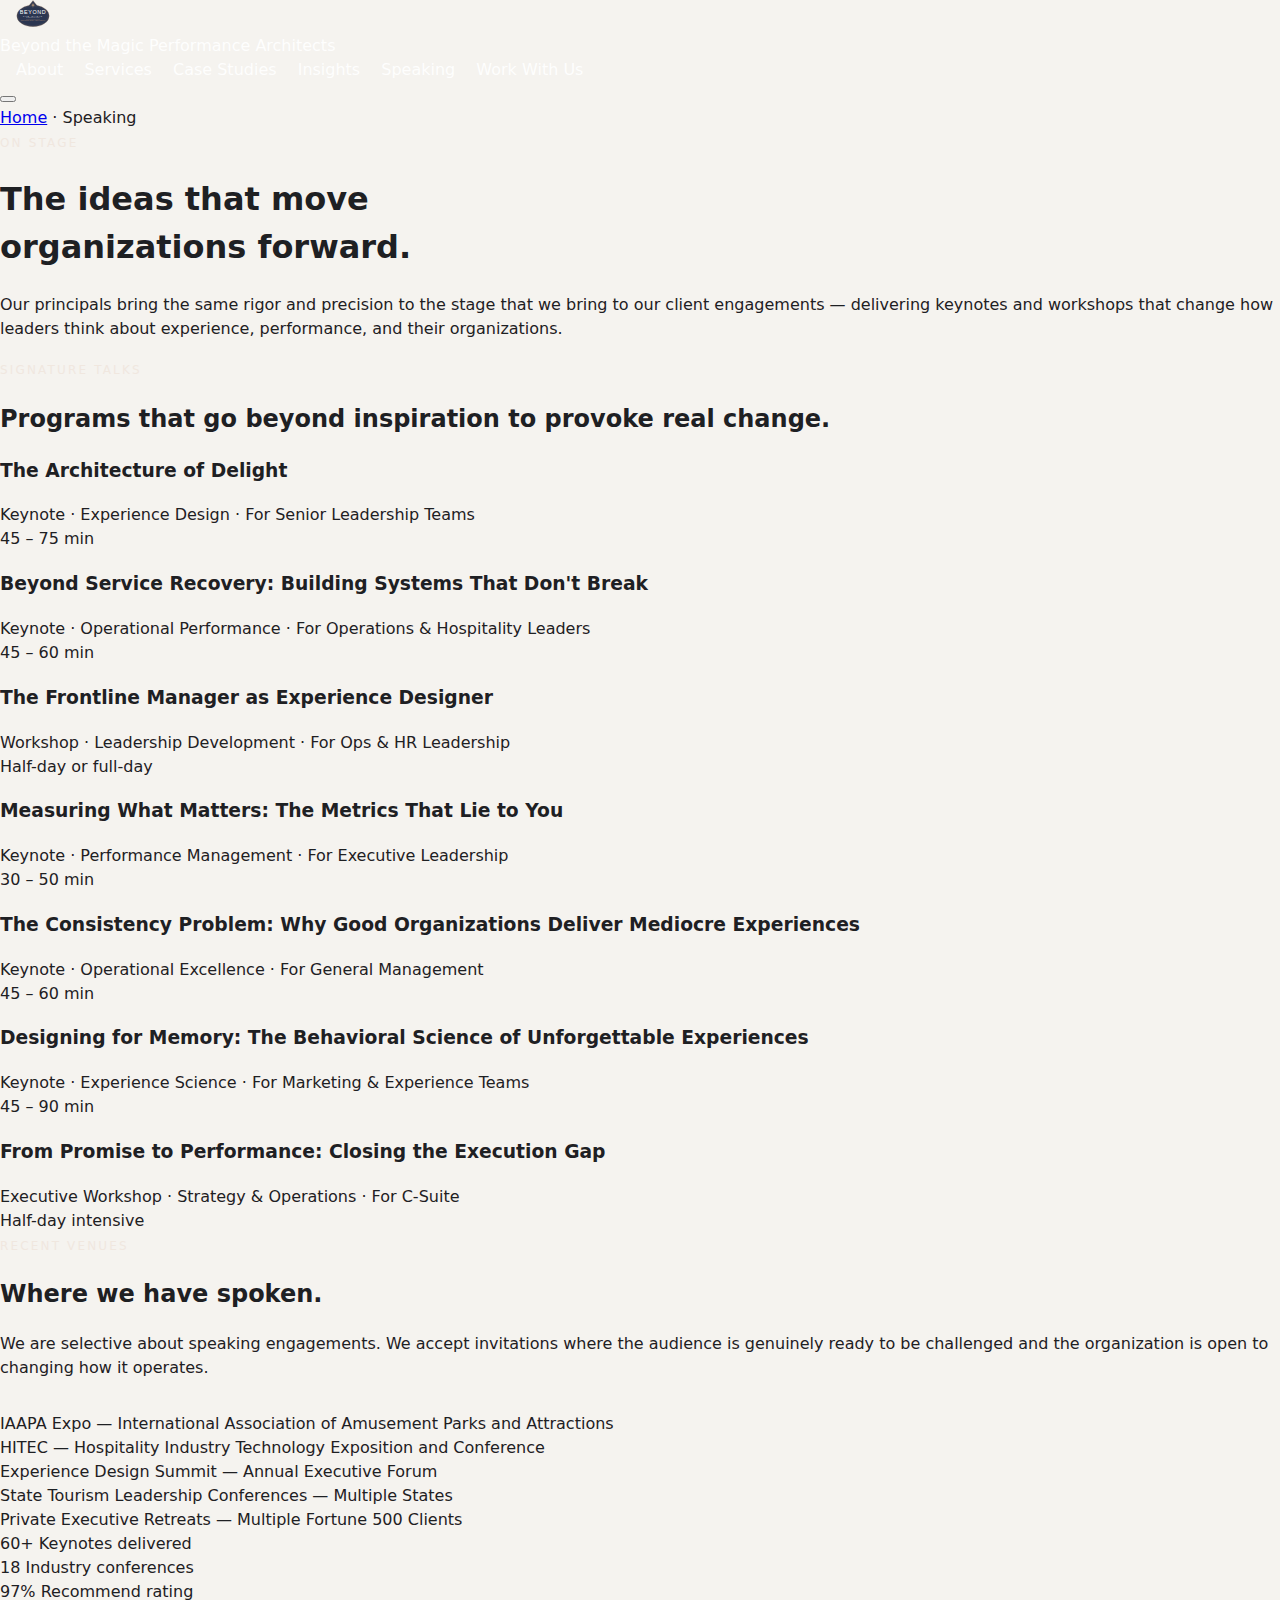
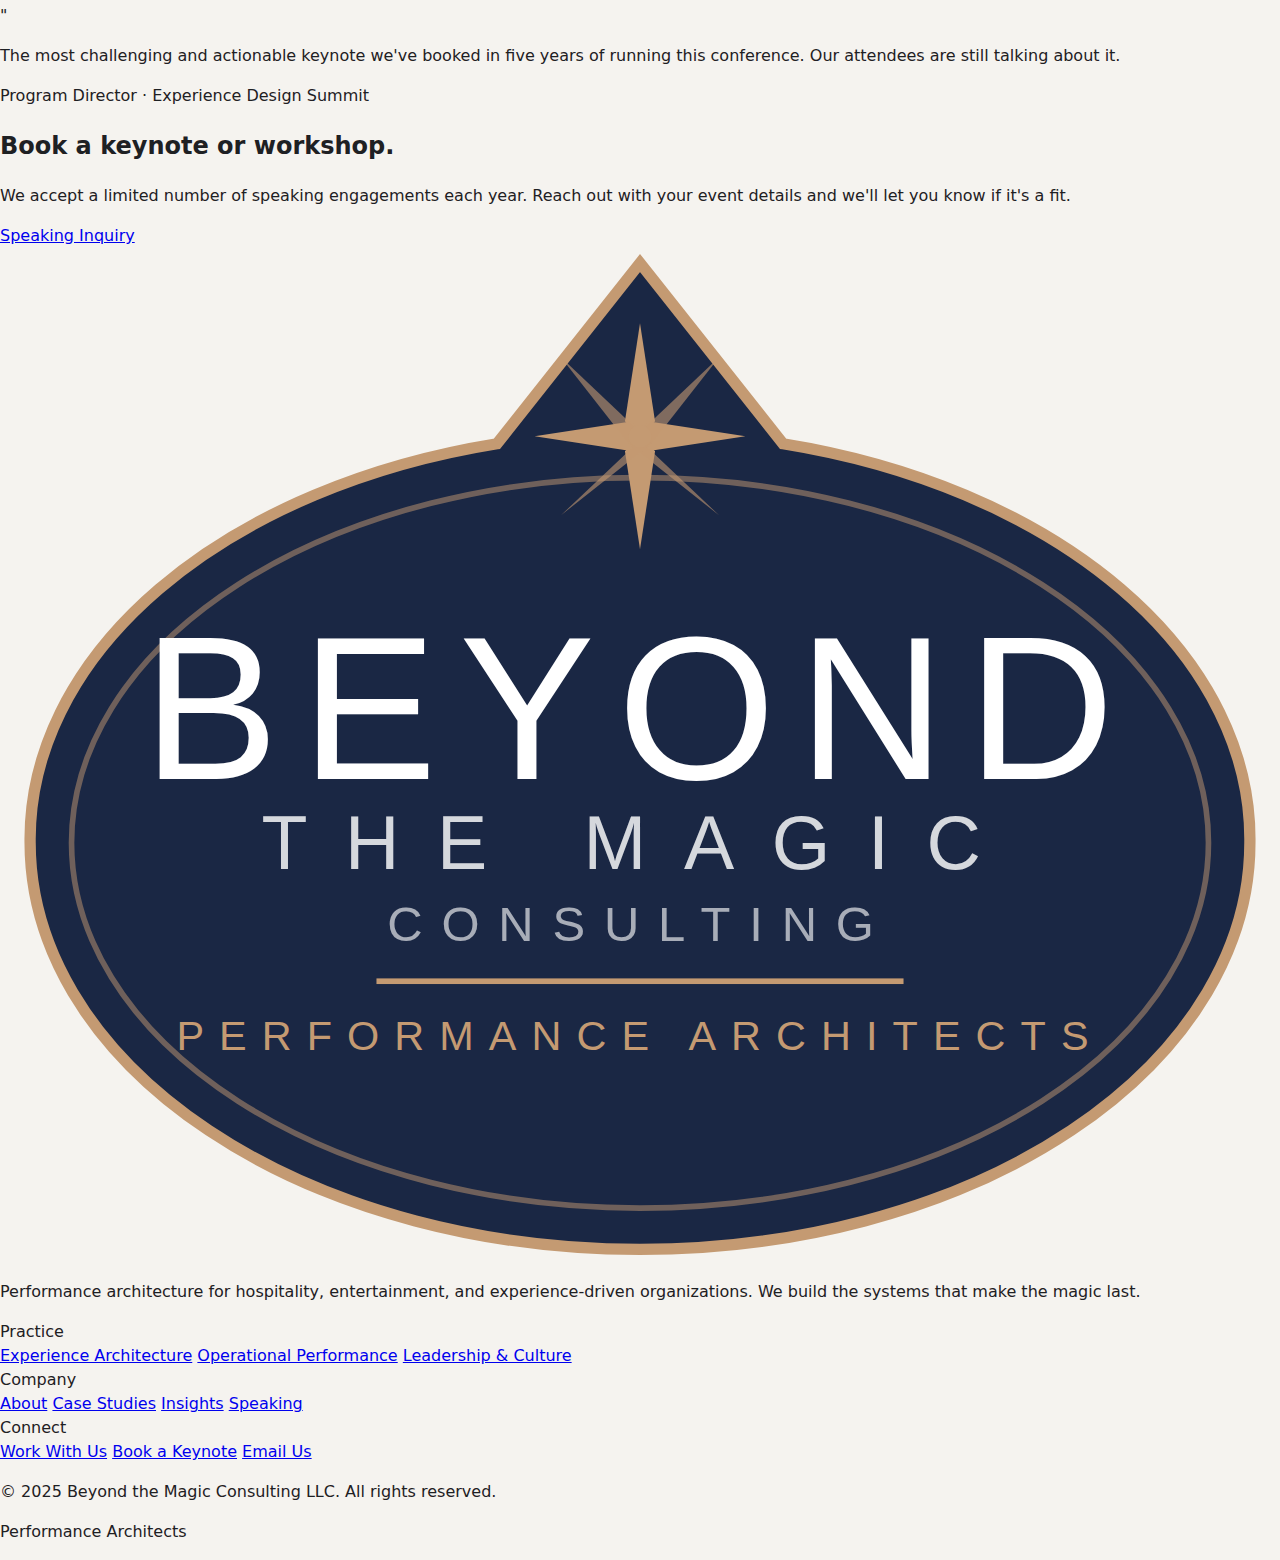
<file: speaking/index.html>
<!DOCTYPE html>
<html lang="en">
<head>
  <meta charset="UTF-8">
  <meta name="viewport" content="width=device-width, initial-scale=1.0">
  <title>Speaking — Beyond the Magic Consulting LLC</title>
  <meta name="description" content="Keynotes and workshops on experience architecture, operational performance, and leadership for hospitality and entertainment organizations.">
  <meta property="og:title" content="Speaking — Beyond the Magic Consulting">
  <meta property="og:description" content="Keynotes and workshops on experience architecture, operational performance, and leadership for hospitality and entertainment organizations.">
  <meta property="og:type" content="website">
  <link rel="canonical" href="https://beyondthemagic.consulting">
  <link rel="preconnect" href="https://fonts.googleapis.com">
  <link rel="preconnect" href="https://fonts.gstatic.com" crossorigin>
  <link href="https://fonts.googleapis.com/css2?family=Cormorant+Garamond:ital,wght@0,300;0,400;0,500;1,300;1,400&family=Barlow:wght@300;400;500&family=Barlow+Condensed:wght@300;400;500;600;700&display=swap" rel="stylesheet">
  <link rel="stylesheet" href="../styles.css">
</head>
<body>

<a href="#main" class="skip-link">Skip to content</a>

<nav class="nav" role="navigation" aria-label="Primary">
  <div class="nav__inner">
    <a href="../" class="nav__logo" aria-label="Beyond the Magic Consulting — Home">
      <img src="../assets/logo.svg" alt="" class="nav__logo-mark" width="34" height="27">
      <div class="nav__logo-text">
        <span class="nav__logo-primary">Beyond the Magic</span>
        <span class="nav__logo-sub">Performance Architects</span>
      </div>
    </a>
    <div class="nav__links">
      <a href="../about/">About</a>
      <a href="../services/">Services</a>
      <a href="../case-studies/">Case Studies</a>
      <a href="../insights/">Insights</a>
      <a href="../speaking/">Speaking</a>
      <a href="../contact/" class="nav__cta">Work With Us</a>
    </div>
    <button class="nav__toggle" aria-label="Open menu" aria-expanded="false">
      <span></span><span></span><span></span>
    </button>
  </div>
</nav>

<main id="main">

  <div class="page-hero">
    <div class="page-hero__inner">
      <div class="breadcrumb"><a href="/">Home</a> <span class="breadcrumb__sep">·</span> Speaking</div>
      <span class="eyebrow">On Stage</span>
      <h1>The ideas that move<br>organizations forward.</h1>
      <span class="rule"></span>
      <p class="lead">Our principals bring the same rigor and precision to the stage that we bring to our client engagements — delivering keynotes and workshops that change how leaders think about experience, performance, and their organizations.</p>
    </div>
  </div>

  <section class="section" aria-labelledby="talks-h">
    <div class="section__inner">
      <span class="eyebrow">Signature Talks</span>
      <h2 id="talks-h">Programs that go beyond inspiration to provoke real change.</h2>
      <span class="rule"></span>

      <div class="talk-list">
        <div class="talk-item">
          <div>
            <h3 class="talk-item__title">The Architecture of Delight</h3>
            <span class="talk-item__meta">Keynote · Experience Design · For Senior Leadership Teams</span>
          </div>
          <span class="talk-item__duration">45 – 75 min</span>
        </div>
        <div class="talk-item">
          <div>
            <h3 class="talk-item__title">Beyond Service Recovery: Building Systems That Don't Break</h3>
            <span class="talk-item__meta">Keynote · Operational Performance · For Operations &amp; Hospitality Leaders</span>
          </div>
          <span class="talk-item__duration">45 – 60 min</span>
        </div>
        <div class="talk-item">
          <div>
            <h3 class="talk-item__title">The Frontline Manager as Experience Designer</h3>
            <span class="talk-item__meta">Workshop · Leadership Development · For Ops &amp; HR Leadership</span>
          </div>
          <span class="talk-item__duration">Half-day or full-day</span>
        </div>
        <div class="talk-item">
          <div>
            <h3 class="talk-item__title">Measuring What Matters: The Metrics That Lie to You</h3>
            <span class="talk-item__meta">Keynote · Performance Management · For Executive Leadership</span>
          </div>
          <span class="talk-item__duration">30 – 50 min</span>
        </div>
        <div class="talk-item">
          <div>
            <h3 class="talk-item__title">The Consistency Problem: Why Good Organizations Deliver Mediocre Experiences</h3>
            <span class="talk-item__meta">Keynote · Operational Excellence · For General Management</span>
          </div>
          <span class="talk-item__duration">45 – 60 min</span>
        </div>
        <div class="talk-item">
          <div>
            <h3 class="talk-item__title">Designing for Memory: The Behavioral Science of Unforgettable Experiences</h3>
            <span class="talk-item__meta">Keynote · Experience Science · For Marketing &amp; Experience Teams</span>
          </div>
          <span class="talk-item__duration">45 – 90 min</span>
        </div>
        <div class="talk-item">
          <div>
            <h3 class="talk-item__title">From Promise to Performance: Closing the Execution Gap</h3>
            <span class="talk-item__meta">Executive Workshop · Strategy &amp; Operations · For C-Suite</span>
          </div>
          <span class="talk-item__duration">Half-day intensive</span>
        </div>
      </div>
    </div>
  </section>

  <section class="section section--warm" aria-labelledby="venues-h">
    <div class="section__inner">
      <span class="eyebrow">Recent Venues</span>
      <h2 id="venues-h">Where we have spoken.</h2>
      <span class="rule"></span>
      <div class="speaking-wrap">
        <div>
          <p class="lead" style="margin-bottom:32px;">We are selective about speaking engagements. We accept invitations where the audience is genuinely ready to be challenged and the organization is open to changing how it operates.</p>
          <div class="topics-list">
            <div class="topic-row"><span class="topic-row__title">IAAPA Expo — International Association of Amusement Parks and Attractions</span></div>
            <div class="topic-row"><span class="topic-row__title">HITEC — Hospitality Industry Technology Exposition and Conference</span></div>
            <div class="topic-row"><span class="topic-row__title">Experience Design Summit — Annual Executive Forum</span></div>
            <div class="topic-row"><span class="topic-row__title">State Tourism Leadership Conferences — Multiple States</span></div>
            <div class="topic-row"><span class="topic-row__title">Private Executive Retreats — Multiple Fortune 500 Clients</span></div>
          </div>
        </div>
        <div class="speaking-aside">
          <div class="aside-stat">
            <span class="aside-stat__num">60+</span>
            <span class="aside-stat__label">Keynotes delivered</span>
          </div>
          <div class="aside-divider"></div>
          <div class="aside-stat">
            <span class="aside-stat__num">18</span>
            <span class="aside-stat__label">Industry conferences</span>
          </div>
          <div class="aside-divider"></div>
          <div class="aside-stat">
            <span class="aside-stat__num">97%</span>
            <span class="aside-stat__label">Recommend rating</span>
          </div>
        </div>
      </div>
    </div>
  </section>

  <div class="pull-quote">
    <span class="pull-quote__mark" aria-hidden="true">"</span>
    <p class="pull-quote__text">The most challenging and actionable keynote we've booked in five years of running this conference. Our attendees are still talking about it.</p>
    <div class="pull-quote__rule"></div>
    <p class="pull-quote__attr">Program Director · Experience Design Summit</p>
  </div>

  <div class="cta-band">
    <div class="cta-band__inner">
      <div class="cta-band__text">
        <h2 class="cta-band__headline">Book a keynote or workshop.</h2>
        <p class="cta-band__body">We accept a limited number of speaking engagements each year. Reach out with your event details and we'll let you know if it's a fit.</p>
      </div>
      <a href="/contact/" class="btn btn--primary">Speaking Inquiry</a>
    </div>
  </div>

</main>

<footer class="footer" role="contentinfo">
  <div class="footer__grid">
    <div>
      <img src="../assets/logo.svg" alt="Beyond the Magic Consulting LLC" class="footer__logo">
      <p class="footer__about">Performance architecture for hospitality, entertainment, and experience-driven organizations. We build the systems that make the magic last.</p>
    </div>
    <div>
      <span class="footer__col-head">Practice</span>
      <nav class="footer__links" aria-label="Services">
        <a href="../services/#experience-architecture">Experience Architecture</a>
        <a href="../services/#operational-performance">Operational Performance</a>
        <a href="../services/#leadership-culture">Leadership &amp; Culture</a>
      </nav>
    </div>
    <div>
      <span class="footer__col-head">Company</span>
      <nav class="footer__links" aria-label="Company">
        <a href="../about/">About</a>
        <a href="../case-studies/">Case Studies</a>
        <a href="../insights/">Insights</a>
        <a href="../speaking/">Speaking</a>
      </nav>
    </div>
    <div>
      <span class="footer__col-head">Connect</span>
      <nav class="footer__links" aria-label="Contact">
        <a href="../contact/">Work With Us</a>
        <a href="../speaking/">Book a Keynote</a>
        <a href="mailto:hello@beyondthemagic.consulting">Email Us</a>
      </nav>
    </div>
  </div>
  <div class="footer__bottom">
    <p class="footer__copy">&copy; 2025 Beyond the Magic Consulting LLC. All rights reserved.</p>
    <p class="footer__copy">Performance Architects</p>
  </div>
</footer>

<script src="../site.js"></script>
</body>
</html>
</file>
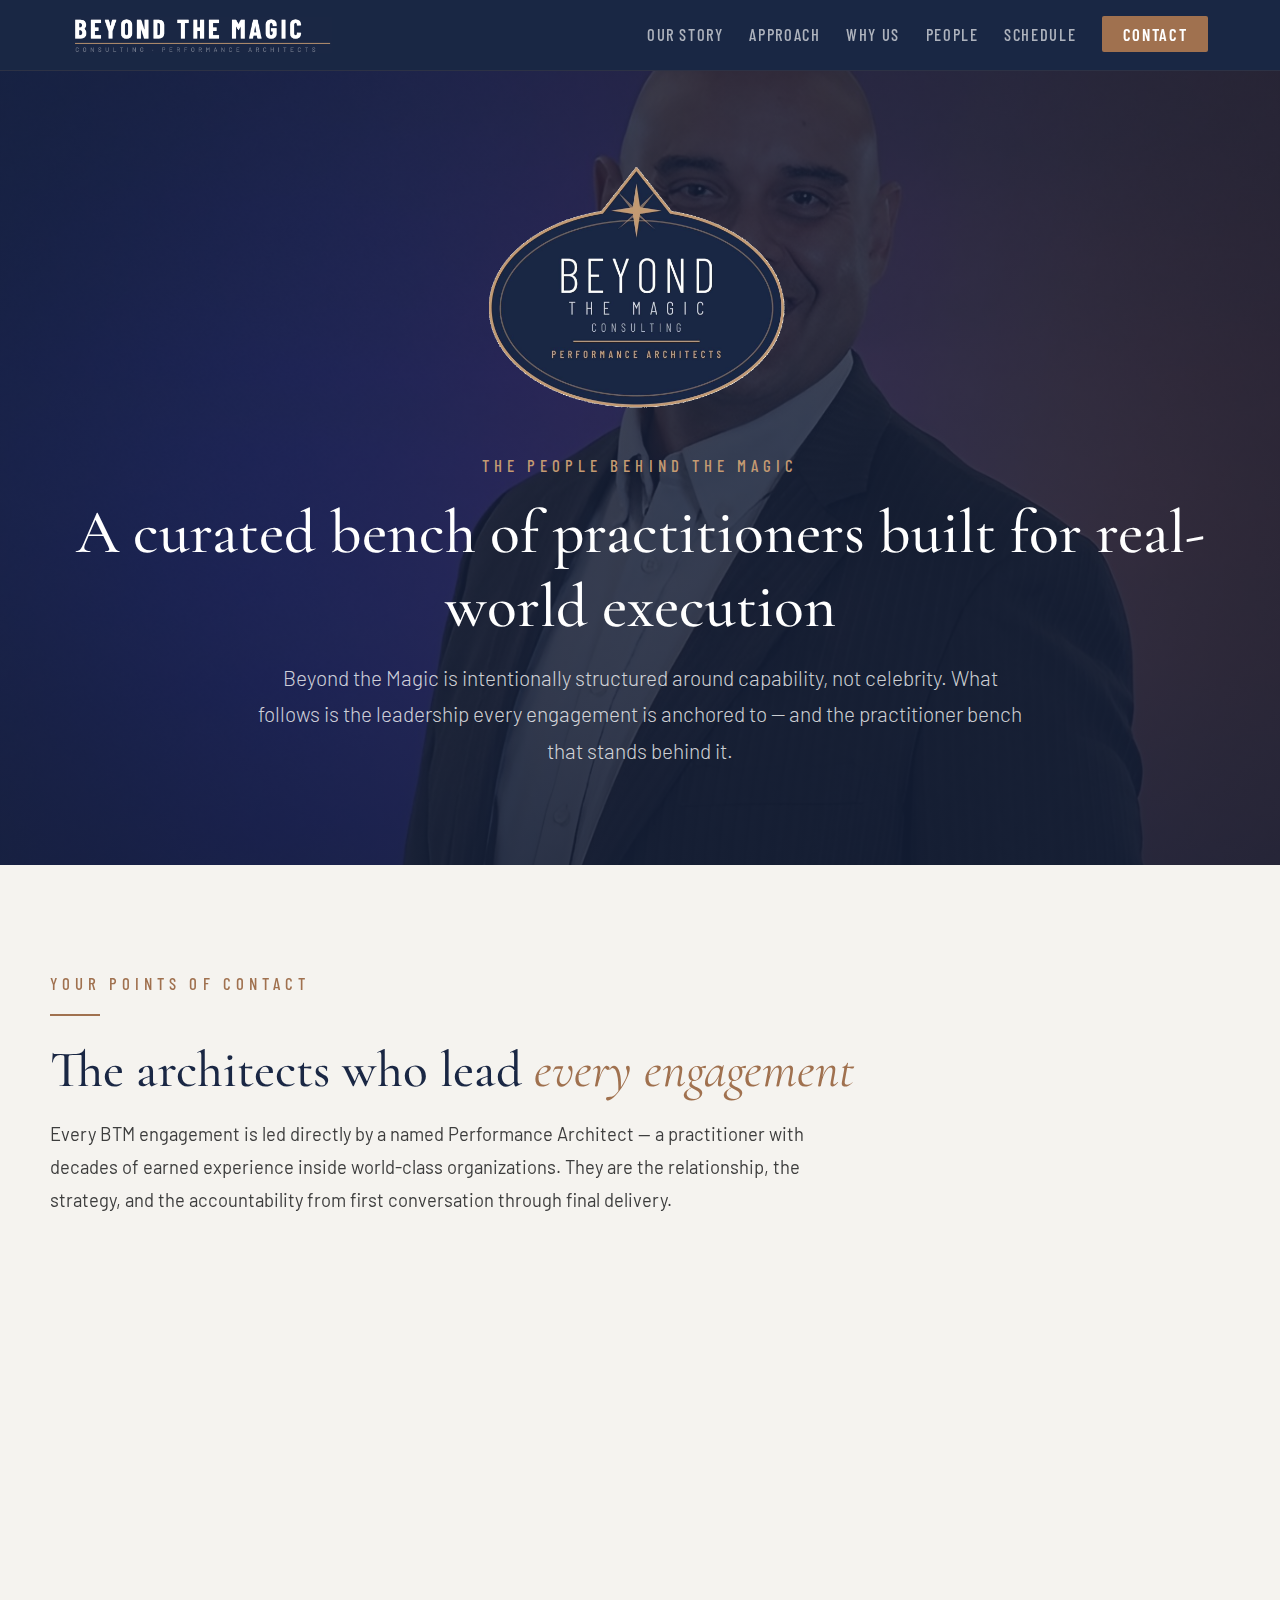
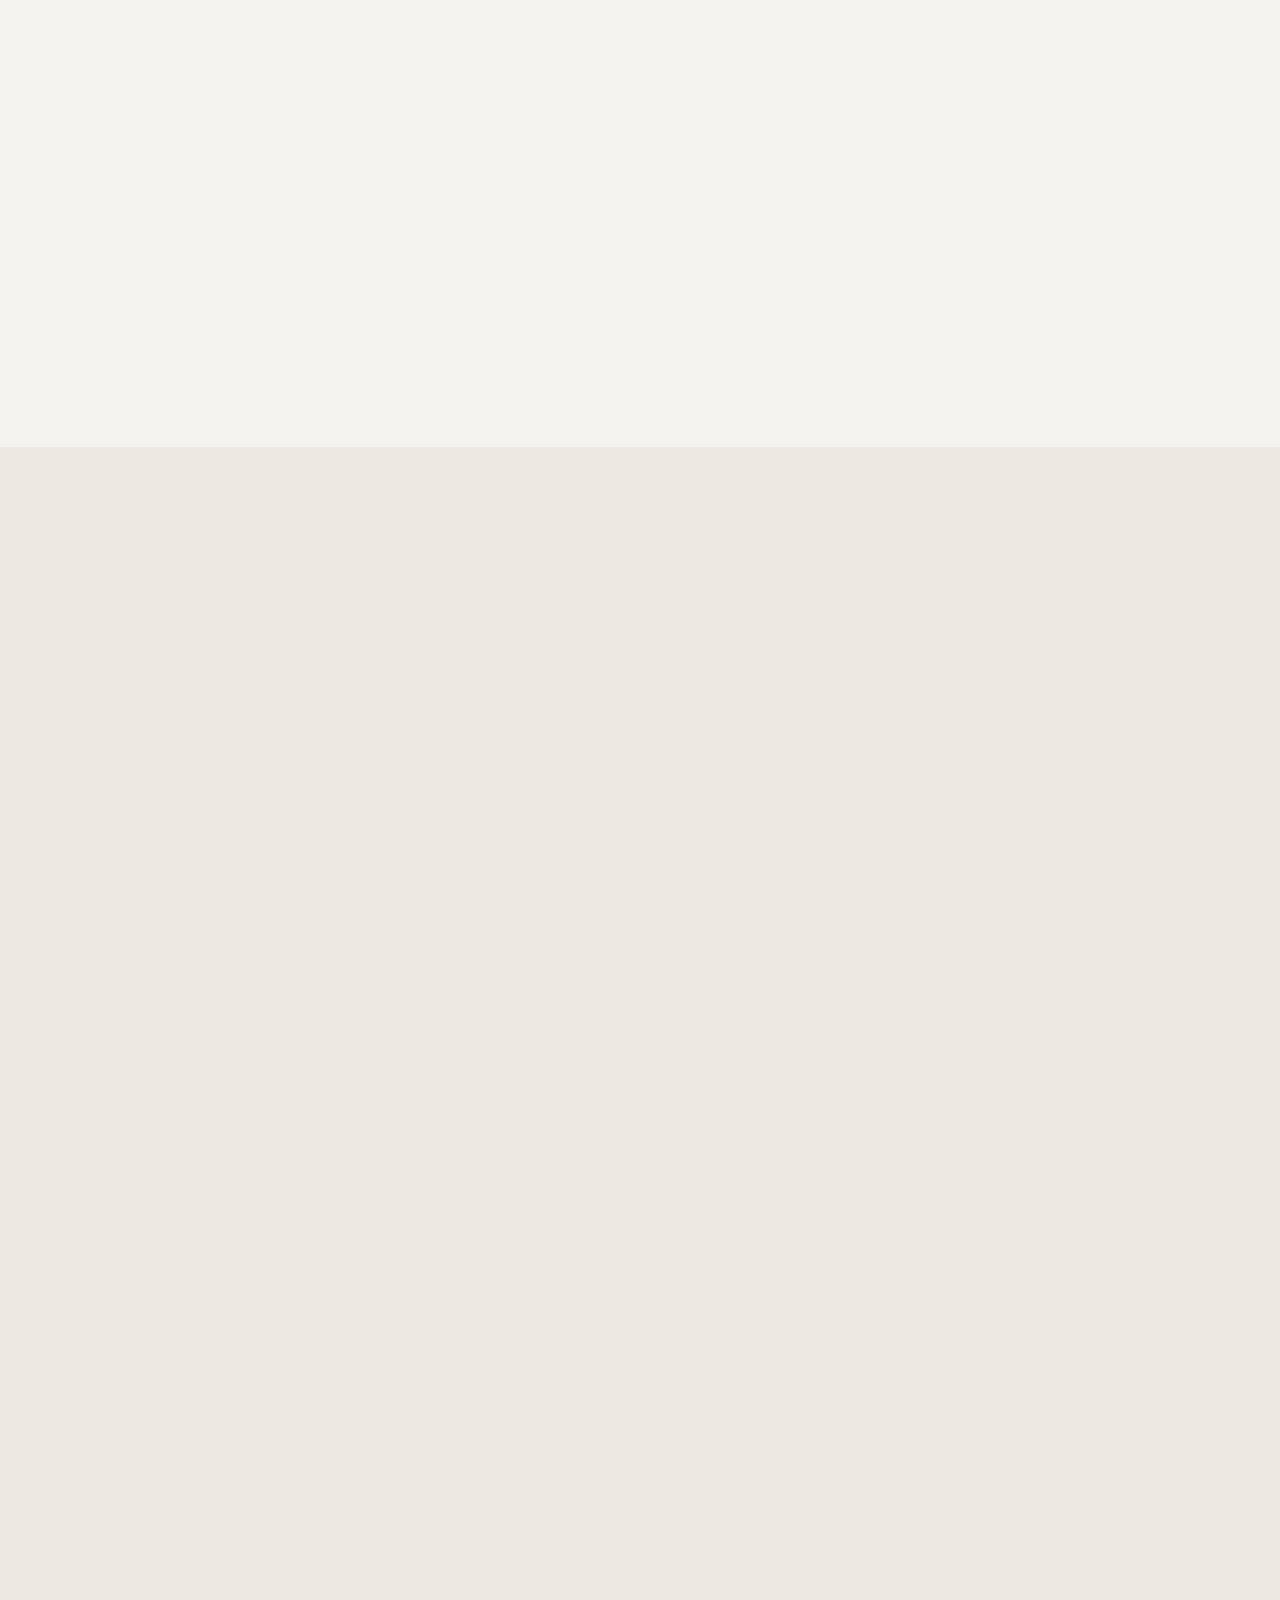
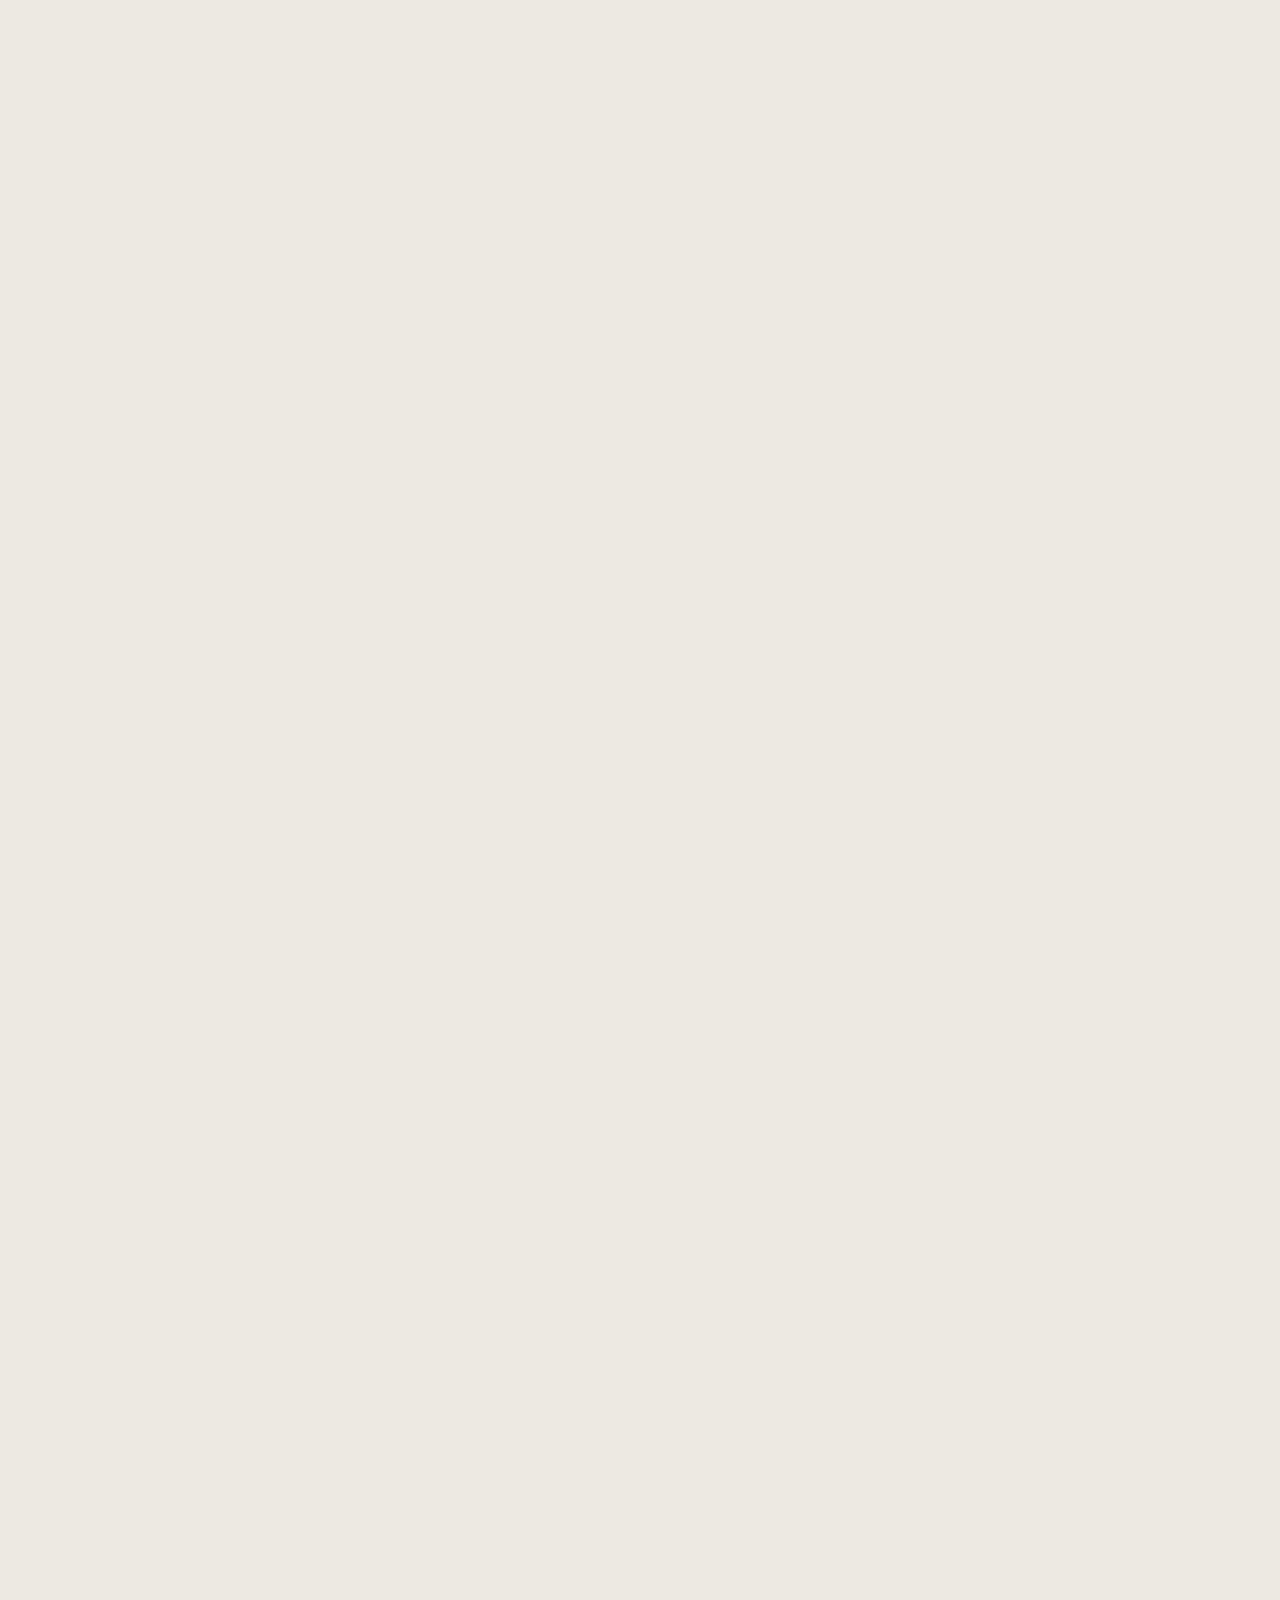
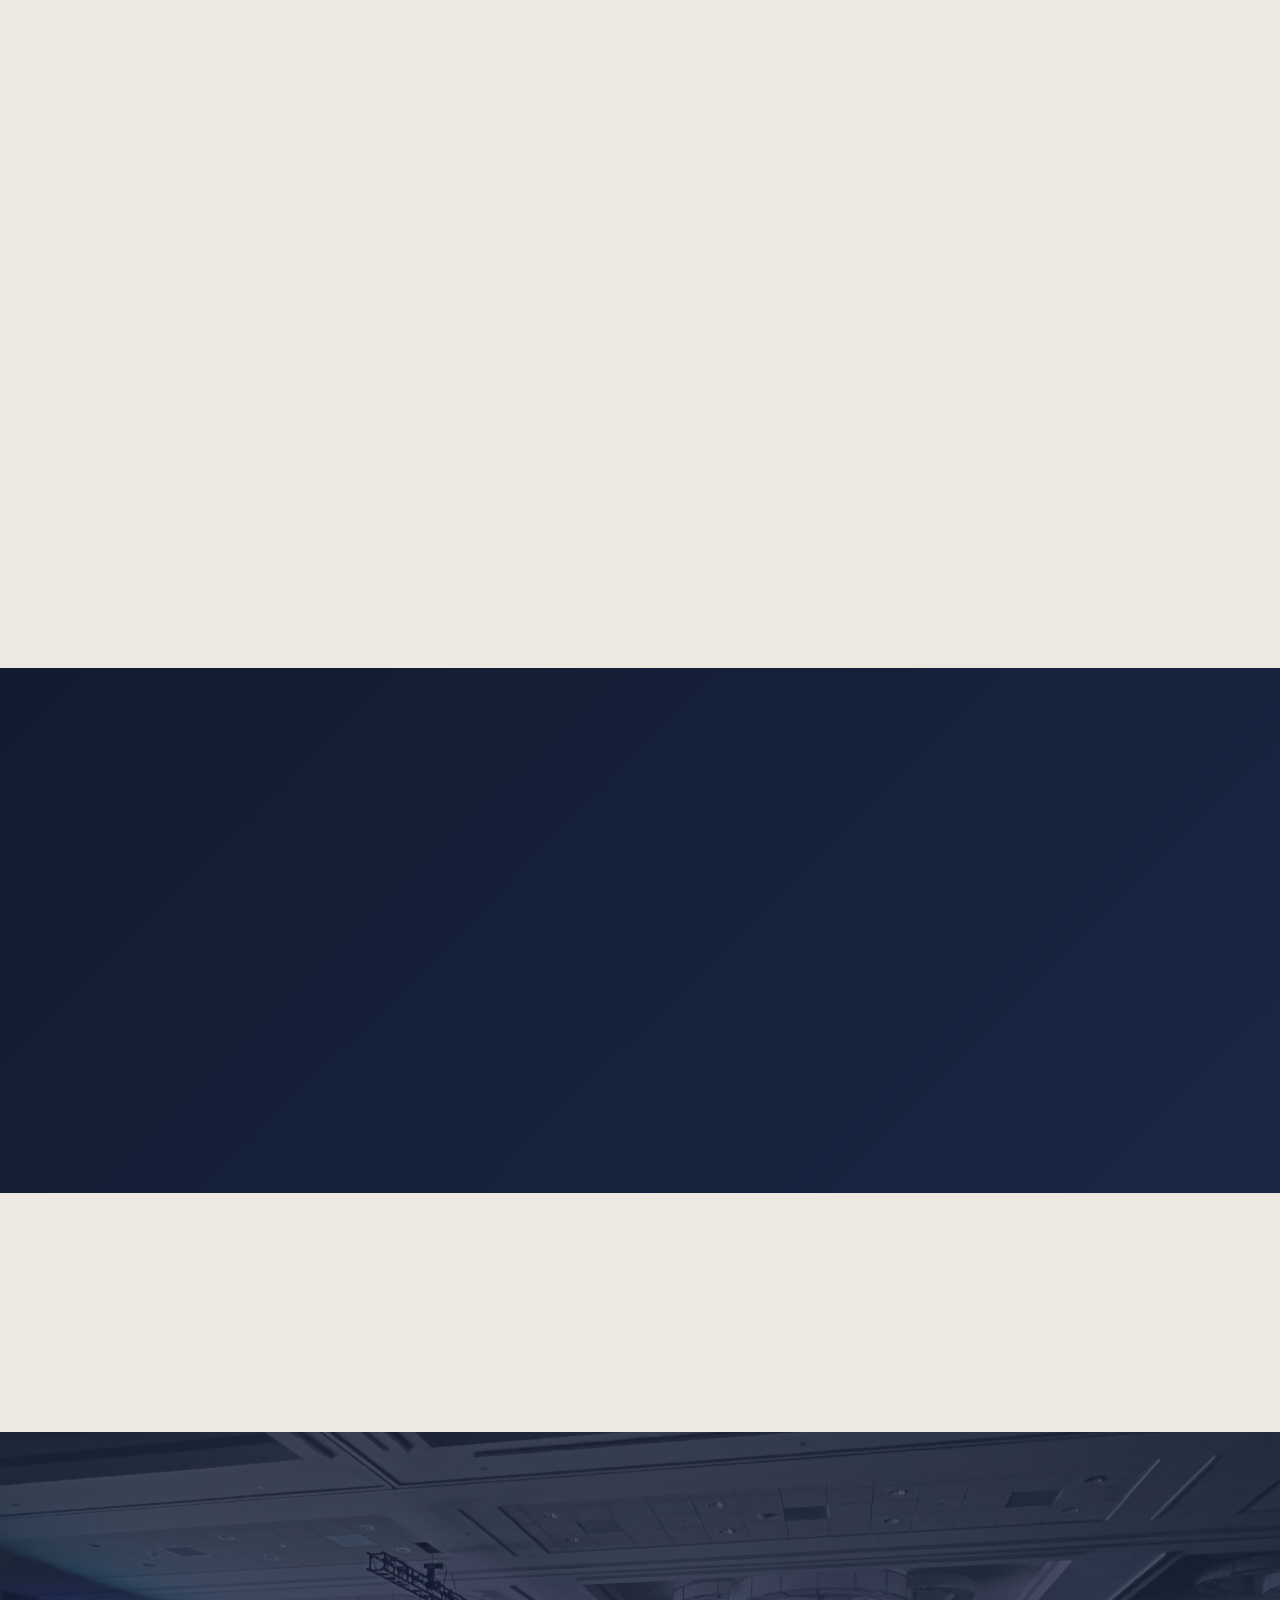
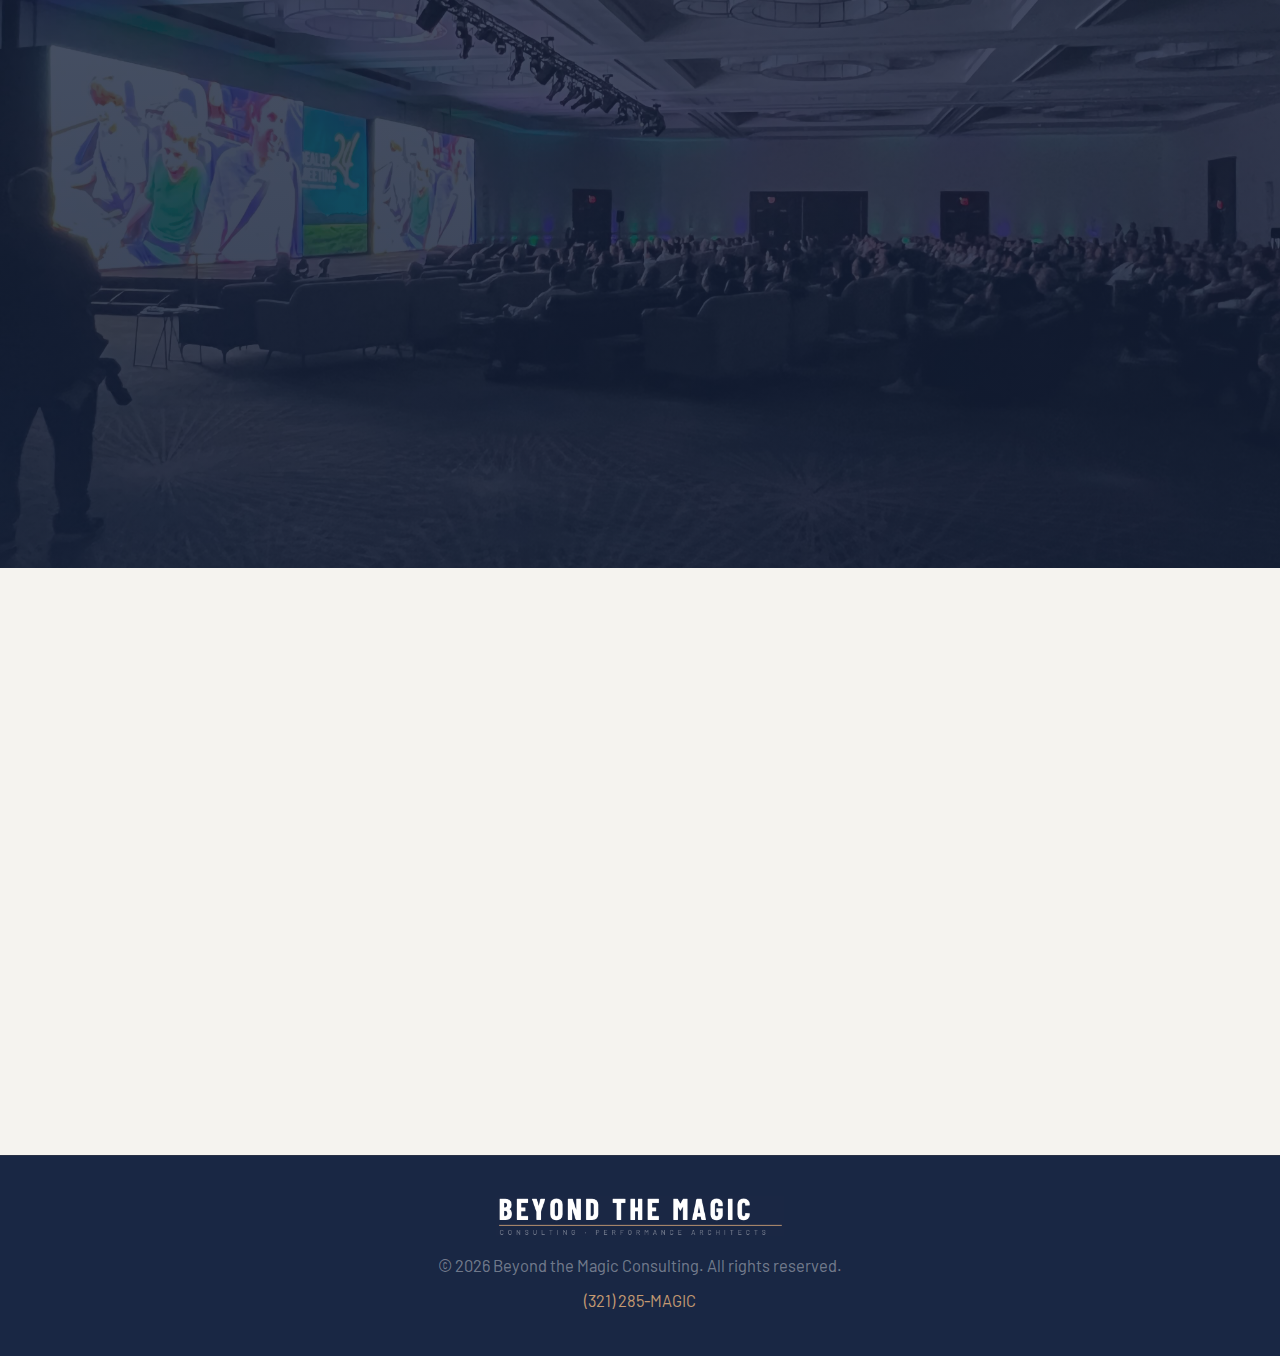
<file: people-behind-the-magic.html>
<!DOCTYPE html>
<html lang="en">
<head>
  <meta charset="UTF-8">
  <meta name="viewport" content="width=device-width, initial-scale=1.0">
  <title>The People Behind the Magic | Beyond the Magic Consulting</title>
  <meta name="description" content="Meet the leadership and practitioner bench behind Beyond the Magic Consulting — a curated team of specialists built for real-world performance transformation.">
  <link rel="apple-touch-icon" href="assets/apple-touch-icon.png">
  <link rel="preconnect" href="https://fonts.googleapis.com">
  <link rel="preconnect" href="https://fonts.gstatic.com" crossorigin>
  <link href="https://fonts.googleapis.com/css2?family=Cormorant+Garamond:ital,wght@0,400;0,500;0,600;0,700;1,400;1,500&family=Barlow+Condensed:wght@300;400;500;600;700&family=Barlow:ital,wght@0,300;0,400;0,500;0,600;1,400&display=swap" rel="stylesheet">
  <style>
    /* ══════════════════════════════════════
       BTM BRAND SYSTEM
       Navy:         #1A2744
       Copper:       #A0714F
       Copper Light: #C49A72
       Off White:    #F5F3EF
       Charcoal:     #1E2023

       Display:      Cormorant Garamond
       UI / Labels:  Barlow Condensed
       Body:         Barlow
    ══════════════════════════════════════ */

    :root {
      --navy: #1A2744;
      --navy-deep: #111B30;
      --navy-light: #243458;
      --copper: #A0714F;
      --copper-light: #C49A72;
      --copper-pale: #D4B896;
      --offwhite: #F5F3EF;
      --offwhite-warm: #EDE9E2;
      --charcoal: #1E2023;
      --text-body: #3D3D3D;
      --text-muted: #6E6E6E;
      --white: #FFFFFF;
    }

    *, *::before, *::after { box-sizing: border-box; margin: 0; padding: 0; }
    html { scroll-behavior: smooth; font-size: 16px; }
    body {
      font-family: 'Barlow', sans-serif;
      font-weight: 400;
      background: var(--offwhite);
      color: var(--text-body);
      line-height: 1.75;
      overflow-x: hidden;
      -webkit-font-smoothing: antialiased;
    }
    a { color: inherit; }
    .container { width: min(1180px, calc(100% - 3rem)); margin: 0 auto; }

    /* ═══ NAVIGATION ═══ */
    nav {
      position: fixed;
      top: 0; left: 0; right: 0;
      z-index: 1000;
      background: rgba(25, 39, 68, 1);
      backdrop-filter: blur(10px);
      -webkit-backdrop-filter: blur(10px);
      border-bottom: 1px solid rgba(160, 113, 79, 0.15);
      will-change: transform;
      transform: translateZ(0);
    }
    .nav-inner {
      max-width: 1200px;
      margin: 0 auto;
      padding: 0 2rem;
      display: flex;
      align-items: center;
      gap: 2.5rem;
      height: 70px;
    }
    .nav-logo {
      text-decoration: none;
      display: flex;
      align-items: center;
      flex-shrink: 0;
    }
    .nav-logo img { height: 36px; width: auto; }
    .nav-links {
      display: flex;
      list-style: none;
      gap: 1.6rem;
      align-items: center;
      margin-left: auto;
    }
    .nav-links a {
      text-decoration: none;
      font-family: 'Barlow Condensed', sans-serif;
      font-size: 1.03rem;
      font-weight: 500;
      text-transform: uppercase;
      letter-spacing: 0.10em;
      color: rgba(255,255,255,0.65);
      transition: color 0.3s ease;
      position: relative;
    }
    .nav-links a::after {
      content: '';
      position: absolute;
      bottom: -4px; left: 0;
      width: 0; height: 1px;
      background: var(--copper);
      transition: width 0.3s ease;
    }
    .nav-links a:hover { color: var(--white); }
    .nav-links a:hover::after { width: 100%; }
    .nav-cta {
      background: var(--copper) !important;
      color: var(--white) !important;
      padding: 0.55rem 1.3rem;
      border-radius: 2px;
      font-weight: 600 !important;
      transition: background 0.3s ease !important;
    }
    .nav-cta:hover { background: #8B6143 !important; }
    .nav-cta::after { display: none !important; }
    .nav-toggle {
      display: none;
      flex-direction: column;
      gap: 5px;
      cursor: pointer;
      padding: 10px;
      min-width: 44px;
      min-height: 44px;
      justify-content: center;
      align-items: center;
      background: none;
      border: none;
      margin-left: auto;
    }
    .nav-toggle span { width: 24px; height: 2px; background: var(--white); transition: all 0.3s ease; }
    .mobile-menu {
      display: none;
      position: fixed;
      top: 70px; left: 0; right: 0; bottom: 0;
      background: rgba(17, 27, 48, 0.98);
      z-index: 999;
      flex-direction: column;
      align-items: center;
      justify-content: center;
      gap: 2rem;
    }
    .mobile-menu.open { display: flex; }
    .mobile-menu a {
      font-family: 'Barlow Condensed', sans-serif;
      font-size: 1.25rem;
      font-weight: 500;
      letter-spacing: 0.2em;
      text-transform: uppercase;
      color: rgba(255,255,255,0.75);
      text-decoration: none;
    }
    .mobile-menu a:hover { color: var(--copper-light); }

    /* ═══ HERO ═══ */
    .hero {
      padding: 10rem 0 6rem;
      background:
        linear-gradient(180deg, rgba(20,31,56,0.78), rgba(20,31,56,0.86)),
        url('assets/people-hero.jpeg') center center / cover no-repeat;
      color: var(--white);
      text-align: center;
      transform: translateZ(0);
    }
    .hero-logo {
      width: min(320px, 60vw);
      margin: 0 auto 1.75rem;
    }
    .section-label {
      font-family: 'Barlow Condensed', sans-serif;
      font-weight: 500;
      font-size: 1.05rem;
      letter-spacing: 0.3em;
      text-transform: uppercase;
      color: var(--copper);
      margin-bottom: 1rem;
    }
    h1, h2, h3 { color: var(--navy); }
    .hero .section-label { color: var(--copper-light); }
    .hero h1 {
      font-family: 'Cormorant Garamond', serif;
      font-size: clamp(2.45rem, 5vw, 3.85rem);
      color: var(--white);
      font-weight: 500;
      margin-bottom: 1rem;
      line-height: 1.2;
    }
    .hero p {
      font-family: 'Barlow', sans-serif;
      max-width: 780px;
      margin: 0 auto;
      font-size: 1.3rem;
      font-weight: 300;
      color: rgba(255,255,255,0.8);
    }

    /* ═══ SHARED ═══ */
    section { padding: 6.5rem 0; }
    .copper-line { width: 50px; height: 2px; background: var(--copper); margin-bottom: 1.5rem; }
    .section-title {
      font-family: 'Cormorant Garamond', serif;
      font-size: clamp(2.25rem, 4vw, 3.25rem);
      font-weight: 500;
      color: var(--navy);
      margin-bottom: 1rem;
      line-height: 1.2;
    }
    .section-title em { color: var(--copper); font-style: italic; font-weight: 400; }

    /* ═══ LEADERSHIP SECTION ═══ */
    .leadership-grid {
      display: grid;
      grid-template-columns: 1fr 1fr;
      gap: 2rem;
      margin-top: 3rem;
    }
    .leader-card {
      background: var(--white);
      border: 1px solid rgba(26,39,68,0.06);
      box-shadow: 0 8px 30px rgba(26,39,68,0.06);
      padding: 2.5rem;
      display: flex;
      flex-direction: column;
    }
    .leader-card-top {
      display: flex;
      gap: 1.75rem;
      align-items: flex-start;
      margin-bottom: 1.5rem;
    }
    .leader-photo {
      width: 130px;
      height: 130px;
      object-fit: cover;
      object-position: top;
      flex-shrink: 0;
      border: 2px solid var(--copper-pale);
    }
    .leader-meta { flex: 1; }
    .leader-name {
      font-family: 'Cormorant Garamond', serif;
      font-size: 2rem;
      font-weight: 600;
      color: var(--navy);
      line-height: 1.1;
      margin-bottom: 0.3rem;
    }
    .leader-title {
      font-family: 'Barlow Condensed', sans-serif;
      font-size: 0.92rem;
      font-weight: 600;
      text-transform: uppercase;
      letter-spacing: 0.18em;
      color: var(--copper);
      margin-bottom: 0.85rem;
    }
    .leader-hook {
      font-family: 'Cormorant Garamond', serif;
      font-size: 1.18rem;
      font-style: italic;
      color: var(--navy);
      line-height: 1.45;
    }
    .leader-bio {
      font-size: 1.08rem;
      color: var(--text-body);
      line-height: 1.8;
      margin-bottom: 1.25rem;
      flex: 1;
    }
    .tag-row {
      display: flex;
      flex-wrap: wrap;
      gap: 0.45rem;
      margin-bottom: 1.5rem;
    }
    .tag {
      font-family: 'Barlow Condensed', sans-serif;
      font-size: 0.8rem;
      font-weight: 500;
      text-transform: uppercase;
      letter-spacing: 0.1em;
      color: var(--copper);
      border: 1px solid rgba(160,113,79,0.3);
      padding: 0.2rem 0.7rem;
      display: inline-block;
    }
    .bio-link {
      font-family: 'Barlow Condensed', sans-serif;
      font-size: 0.95rem;
      font-weight: 600;
      text-transform: uppercase;
      letter-spacing: 0.18em;
      color: var(--copper);
      text-decoration: none;
      cursor: pointer;
      transition: color 0.3s ease;
      background: none;
      border: none;
      padding: 0;
      display: inline-flex;
      align-items: center;
      gap: 0.5rem;
      margin-top: auto;
    }
    .bio-link:hover { color: var(--navy); }
    .bio-link::after { content: '→'; transition: transform 0.2s ease; }
    .bio-link:hover::after { transform: translateX(3px); }

    /* ═══ ROSTER SECTION ═══ */
    .roster-wrapper { margin-top: 3rem; }
    .roster-entry {
      border-left: 3px solid var(--copper);
      padding: 2.25rem 2rem 2.25rem 2.5rem;
      border-bottom: 1px solid rgba(26,39,68,0.07);
      background: var(--white);
      transition: background 0.3s ease, border-left-color 0.3s ease;
    }
    .roster-entry:last-child { border-bottom: none; }
    .roster-entry:hover {
      background: var(--offwhite);
      border-left-color: var(--copper-light);
    }
    .roster-specialty {
      font-family: 'Cormorant Garamond', serif;
      font-size: 1.65rem;
      font-weight: 600;
      color: var(--navy);
      margin-bottom: 0.65rem;
      line-height: 1.2;
    }
    .roster-desc {
      font-size: 1.08rem;
      color: var(--text-body);
      line-height: 1.8;
      max-width: 860px;
      margin-bottom: 1rem;
    }

    /* ═══ STATS BAND ═══ */
    .stats-band {
      padding: 6rem 0;
      background: linear-gradient(135deg, var(--navy-deep), var(--navy));
      color: var(--white);
      text-align: center;
    }
    .stats-band .section-label { color: var(--copper-light); }
    .stats-band-title {
      font-family: 'Cormorant Garamond', serif;
      font-size: clamp(2.1rem, 4vw, 3rem);
      font-weight: 500;
      color: var(--white);
      margin-bottom: 0.5rem;
    }
    .stats-band-sub {
      color: rgba(255,255,255,0.55);
      font-size: 1.1rem;
      margin-bottom: 0;
    }
    .stats-grid {
      display: grid;
      grid-template-columns: repeat(4, 1fr);
      gap: 2rem;
      margin-top: 3.5rem;
    }
    .stat-number {
      font-family: 'Cormorant Garamond', serif;
      font-size: clamp(3rem, 6vw, 4.5rem);
      font-weight: 500;
      color: var(--copper-light);
      line-height: 1;
      margin-bottom: 0.6rem;
    }
    .stat-label {
      font-family: 'Barlow Condensed', sans-serif;
      font-size: 0.95rem;
      font-weight: 500;
      text-transform: uppercase;
      letter-spacing: 0.2em;
      color: rgba(255,255,255,0.55);
    }

    /* ═══ INDUSTRIES BAND ═══ */
    .industries-band {
      padding: 3.5rem 0;
      background: var(--offwhite-warm);
      text-align: center;
    }
    .industries-label {
      font-family: 'Barlow Condensed', sans-serif;
      font-size: 0.9rem;
      font-weight: 500;
      text-transform: uppercase;
      letter-spacing: 0.28em;
      color: var(--text-muted);
      margin-bottom: 1.75rem;
    }
    .industries-list {
      display: flex;
      flex-wrap: wrap;
      justify-content: center;
      align-items: center;
      gap: 0;
      max-width: 960px;
      margin: 0 auto;
    }
    .industry-item {
      font-family: 'Barlow Condensed', sans-serif;
      font-size: 1.08rem;
      font-weight: 500;
      text-transform: uppercase;
      letter-spacing: 0.1em;
      color: var(--navy);
      padding: 0.3rem 1.5rem;
      border-right: 1px solid rgba(160,113,79,0.3);
      line-height: 1.6;
    }
    .industry-item:last-child { border-right: none; }

    /* ═══ GALLERY/PRINCIPLES BAND ═══ */
    .gallery-band {
      padding: 7rem 0;
      background:
        linear-gradient(180deg, rgba(20,31,56,0.76), rgba(20,31,56,0.86)),
        url('assets/team-gallery-band.jpeg') center center / cover no-repeat;
      text-align: center;
      color: var(--white);
      transform: translateZ(0);
    }
    .gallery-band .section-label { color: var(--copper-light); }
    .gallery-band h2 {
      font-family: 'Cormorant Garamond', serif;
      font-size: clamp(2.25rem, 4vw, 3.25rem);
      color: var(--white);
      font-weight: 500;
      margin-bottom: 1rem;
    }
    .gallery-band p {
      max-width: 700px;
      margin: 0 auto;
      color: rgba(255,255,255,0.8);
      font-size: 1.2rem;
    }
    .principles-grid {
      display: grid;
      grid-template-columns: repeat(4, 1fr);
      gap: 1rem;
      margin-top: 2.5rem;
    }
    .principle {
      background: rgba(255,255,255,0.08);
      border: 1px solid rgba(255,255,255,0.1);
      padding: 1.6rem;
      color: rgba(255,255,255,0.8);
    }
    .principle h3 {
      color: var(--white);
      font-family: 'Barlow Condensed', sans-serif;
      font-weight: 600;
      letter-spacing: 0.08em;
      text-transform: uppercase;
      font-size: 1.35rem;
      margin-bottom: 0.5rem;
    }
    .principle div { font-size: 1.08rem; }

    /* ═══ CTA BOX ═══ */
    .cta-box {
      background: linear-gradient(135deg, var(--navy), var(--navy-light));
      color: var(--white);
      padding: 2.8rem;
      box-shadow: 0 8px 30px rgba(26,39,68,0.1);
      display: grid;
      grid-template-columns: 1.1fr auto;
      gap: 2rem;
      align-items: center;
    }
    .cta-box h2 {
      font-family: 'Cormorant Garamond', serif;
      font-size: 2.45rem;
      font-weight: 500;
      color: var(--white);
      margin-bottom: 0.5rem;
    }
    .cta-box p { color: rgba(255,255,255,0.75); font-size: 1.15rem; }
    .button {
      display: inline-flex;
      align-items: center;
      justify-content: center;
      padding: 1rem 1.6rem;
      background: var(--copper);
      color: var(--white);
      text-decoration: none;
      text-transform: uppercase;
      font-family: 'Barlow Condensed', sans-serif;
      font-size: 1.03rem;
      font-weight: 500;
      letter-spacing: 0.18em;
      min-width: 220px;
      transition: background 0.3s ease;
    }
    .button:hover { background: #8B6143; }

    /* ═══ FOOTER ═══ */
    footer {
      text-align: center;
      background: rgba(25, 39, 68, 1);
      color: rgba(255,255,255,0.4);
      padding: 2.5rem 0;
      margin-top: 5rem;
      border-top: 1px solid rgba(160,113,79,0.12);
    }
    .footer-logo {
      height: 40px;
      width: auto;
      margin: 0 auto 1rem;
      display: block;
    }
    footer div { font-family: 'Barlow', sans-serif; font-size: 1.03rem; }

    /* ═══ MODALS ═══ */
    .modal-backdrop {
      display: none;
      position: fixed;
      inset: 0;
      background: rgba(17, 27, 48, 0.9);
      z-index: 2000;
      align-items: flex-start;
      justify-content: center;
      padding: 3rem 1.5rem;
      overflow-y: auto;
    }
    .modal-backdrop.active { display: flex; }
    .modal-content {
      background: var(--offwhite);
      max-width: 740px;
      width: 100%;
      position: relative;
      margin: auto;
      box-shadow: 0 30px 80px rgba(0,0,0,0.4);
    }
    .modal-header {
      background: var(--navy);
      padding: 2.5rem 2.5rem 2.5rem 2.5rem;
      display: flex;
      gap: 2rem;
      align-items: flex-start;
    }
    .modal-photo {
      width: 115px;
      height: 115px;
      object-fit: cover;
      object-position: top;
      flex-shrink: 0;
      border: 2px solid rgba(196,154,114,0.35);
    }
    .modal-header-meta { flex: 1; padding-top: 0.25rem; }
    .modal-name {
      font-family: 'Cormorant Garamond', serif;
      font-size: 2.2rem;
      font-weight: 600;
      color: var(--white);
      line-height: 1.1;
      margin-bottom: 0.3rem;
    }
    .modal-title {
      font-family: 'Barlow Condensed', sans-serif;
      font-size: 0.95rem;
      font-weight: 600;
      text-transform: uppercase;
      letter-spacing: 0.2em;
      color: var(--copper-light);
      margin-bottom: 1rem;
    }
    .modal-hook {
      font-family: 'Cormorant Garamond', serif;
      font-size: 1.18rem;
      font-style: italic;
      color: rgba(255,255,255,0.7);
      line-height: 1.5;
    }
    .modal-body {
      padding: 2.5rem;
    }
    .modal-body p {
      font-size: 1.07rem;
      line-height: 1.82;
      color: var(--text-body);
      margin-bottom: 1.1rem;
    }
    .modal-body p:last-of-type { margin-bottom: 1.75rem; }
    .modal-close {
      position: absolute;
      top: 1rem;
      right: 1rem;
      background: none;
      border: none;
      cursor: pointer;
      color: rgba(255,255,255,0.45);
      font-size: 1.4rem;
      line-height: 1;
      padding: 0.65rem 0.9rem;
      min-width: 44px;
      min-height: 44px;
      display: flex;
      align-items: center;
      justify-content: center;
      transition: color 0.2s ease;
      font-family: 'Barlow', sans-serif;
    }
    .modal-close:hover { color: var(--white); }

    /* ═══ SCROLL REVEAL ═══ */
    .reveal {
      opacity: 0;
      transform: translateY(35px);
      transition: opacity 0.7s ease, transform 0.7s ease;
      will-change: opacity, transform;
    }
    .reveal.visible { opacity: 1; transform: translateY(0); }
    noscript ~ * .reveal, .no-js .reveal { opacity: 1; transform: none; }

    /* ═══ RESPONSIVE ═══ */
    @media (max-width: 1060px) {
      .nav-links { display: none; }
      .nav-toggle { display: flex; }
      .leadership-grid { grid-template-columns: 1fr; }
      .stats-grid { grid-template-columns: repeat(2, 1fr); }
      .principles-grid { grid-template-columns: repeat(2, 1fr); }
      .cta-box { grid-template-columns: 1fr; }
    }
    @media (max-width: 768px) {
      .container { width: calc(100% - 2rem); }
      section { padding: 4.5rem 0; }
      .hero { padding: 8rem 0 4rem; }
      .hero-logo { width: min(200px, 50vw); }
      .gallery-band { padding: 5rem 0; }
      .cta-box { padding: 2rem; }
      .cta-box h2 { font-size: 1.8rem; }
      .button { width: 100%; }
      .leader-card-top { flex-direction: column; align-items: center; text-align: center; }
      .leader-photo { width: 110px; height: 110px; }
      .roster-entry { padding: 1.75rem 1.25rem 1.75rem 1.5rem; }
      .roster-specialty { font-size: 1.4rem; }
      .modal-header { flex-direction: column; align-items: center; text-align: center; }
      .modal-photo { width: 100px; height: 100px; }
      .modal-body { padding: 1.75rem; }
      .modal-backdrop { padding: 1.5rem 1rem; }
      .industry-item { border-right: none; padding: 0.25rem 0.9rem; border: 1px solid rgba(160,113,79,0.25); margin: 0.2rem; }
    }
    @media (max-width: 520px) {
      .stats-grid { grid-template-columns: 1fr 1fr; gap: 1.5rem; }
      .principles-grid { grid-template-columns: 1fr; }
    }
    @media (max-width: 420px) {
      .hero h1 { font-size: 1.85rem; }
      .section-title { font-size: 1.85rem; }
    }
  </style>
</head>
<body>

  <!-- ═══ NAVIGATION ═══ -->
  <nav id="mainNav">
    <div class="nav-inner">
      <a href="index.html" class="nav-logo">
        <img src="assets/logo-horizontal-navy.png" alt="Beyond the Magic Consulting, Performance Architects">
      </a>
      <ul class="nav-links">
        <li><a href="index.html#origin">Our Story</a></li>
        <li><a href="index.html#framework">Approach</a></li>
        <li><a href="index.html#why-us">Why Us</a></li>
        <li><a href="people-behind-the-magic.html">People</a></li>
        <li><a href="/scheduling/">Schedule</a></li>
        <li><a href="index.html#contact" class="nav-cta">Contact</a></li>
      </ul>
      <button class="nav-toggle" id="navToggle" aria-label="Toggle navigation">
        <span></span><span></span><span></span>
      </button>
    </div>
  </nav>

  <div class="mobile-menu" id="mobileMenu">
    <a href="index.html#origin" onclick="closeMobile()">Our Story</a>
    <a href="index.html#framework" onclick="closeMobile()">Approach</a>
    <a href="index.html#why-us" onclick="closeMobile()">Why Us</a>
    <a href="people-behind-the-magic.html" onclick="closeMobile()">People</a>
    <a href="/scheduling/" onclick="closeMobile()">Schedule</a>
    <a href="index.html#contact" onclick="closeMobile()">Contact</a>
  </div>

  <!-- ═══ HERO ═══ -->
  <header class="hero">
    <div class="container">
      <img class="hero-logo" src="assets/BTM_Logo_Transparent.png" alt="Beyond the Magic Consulting" fetchpriority="high">
      <div class="section-label">The People Behind the Magic</div>
      <h1>A curated bench of practitioners built for real-world execution</h1>
      <p>Beyond the Magic is intentionally structured around capability, not celebrity. What follows is the leadership every engagement is anchored to — and the practitioner bench that stands behind it.</p>
    </div>
  </header>

  <!-- ═══ LEADERSHIP SECTION ═══ -->
  <section>
    <div class="container">
      <div class="reveal">
        <div class="section-label">Your Points of Contact</div>
        <div class="copper-line"></div>
        <h2 class="section-title">The architects who lead <em>every engagement</em></h2>
        <p style="font-size: 1.15rem; max-width: 760px; line-height: 1.8;">Every BTM engagement is led directly by a named Performance Architect — a practitioner with decades of earned experience inside world-class organizations. They are the relationship, the strategy, and the accountability from first conversation through final delivery.</p>
      </div>

      <div class="leadership-grid">

        <!-- Maurizio Landi -->
        <div class="leader-card reveal">
          <div class="leader-card-top">
            <img class="leader-photo" src="assets/maurizio.png" alt="Maurizio Landi, Founder and Performance Architect">
            <div class="leader-meta">
              <div class="leader-name">Maurizio Landi</div>
              <div class="leader-title">Founder &middot; Performance Architect</div>
              <div class="leader-hook">"Performance is not inspired, it is designed."</div>
            </div>
          </div>
          <p class="leader-bio">Maurizio spent over two decades inside world-class operational environments — opening a hotel from the ground up before thirty at Marriott International, then leading 375 Cast Members across Disney's flagship resorts and earning the Walt Disney Legacy Award. At Disney Institute, he closed over $3.2 million in enterprise engagements with Fortune 100 clients before founding Beyond the Magic. A trusted counselor and advisor by nature, he brings the same integrity, genuine investment, and commitment to service to his clients that define how he shows up in every room — professional or community.</p>
          <div class="tag-row">
            <span class="tag">Walt Disney Legacy Award</span>
            <span class="tag">Marriott International</span>
            <span class="tag">Disney Institute</span>
            <span class="tag">English &amp; Spanish</span>
          </div>
          <button class="bio-link" onclick="openModal('modal-maurizio')">Read Full Bio</button>
        </div>

        <!-- Dennis Hough -->
        <div class="leader-card reveal">
          <div class="leader-card-top">
            <img class="leader-photo" src="assets/dennis.png" alt="Dennis Hough, Performance Architect and Organizational Strategist">
            <div class="leader-meta">
              <div class="leader-name">Dennis Hough</div>
              <div class="leader-title">Performance Architect &middot; Organizational Strategist</div>
              <div class="leader-hook">"Success is achieved by helping others be successful."</div>
            </div>
          </div>
          <p class="leader-bio">An Industrial Engineer by training and a people developer by conviction, Dennis brings thirty years of experience shaped by Fortune 100 operations, the rigors of national security infrastructure, and his own organizational development practice — delivering an average 20% improvement in operational efficiency and profitability across clients ranging from startups to $150 million enterprises. A servant leader in every sense of the word.</p>
          <div class="tag-row">
            <span class="tag">Industrial Engineer</span>
            <span class="tag">Six Sigma Black Belt</span>
            <span class="tag">DOE National Security Complex</span>
            <span class="tag">Founder, Affirm Consulting</span>
          </div>
          <button class="bio-link" onclick="openModal('modal-dennis')">Read Full Bio</button>
        </div>

      </div>
    </div>
  </section>

  <!-- ═══ PRACTITIONER ROSTER ═══ -->
  <section style="background: var(--offwhite-warm);">
    <div class="container">
      <div class="reveal">
        <div class="section-label">Practitioner Roster</div>
        <div class="copper-line"></div>
        <h2 class="section-title">The specialists who <em>stand behind the work</em></h2>
        <p style="font-size: 1.15rem; max-width: 760px; line-height: 1.8; margin-bottom: 3rem;">Assembled by conversation, not by resume. Every practitioner on this bench was invited because they hold a specific capability that took years — sometimes decades — to develop inside some of the most demanding organizations in the world. None of them are generic. All of them are proven.</p>
      </div>

      <div class="roster-wrapper reveal">

        <div class="roster-entry">
          <div class="roster-specialty">Executive Team Alignment &amp; C-Suite Advisory</div>
          <p class="roster-desc">The practitioner you bring in when the leadership team is talented but not unified. A former corporate attorney whose legal training sharpened not just how they think, but how they listen, question, and guide. Specializes in working with C-suite executives who struggle to align — not by forcing consensus, but by building the process architecture that makes agreement the natural outcome.</p>
          <div class="tag-row">
            <span class="tag">C-Suite Advisory &amp; Facilitation</span>
            <span class="tag">Consensus &amp; Agreement Building</span>
            <span class="tag">Negotiation &amp; Process Architecture</span>
          </div>
        </div>

        <div class="roster-entry">
          <div class="roster-specialty">Executive Coaching &amp; Leadership Wellbeing</div>
          <p class="roster-desc">A former leadership development manager who has spent a career working inside the layer of the organization most often overlooked and most often responsible for whether anything actually holds: middle management. Works one-on-one with executives and emerging leaders to reduce burnout, build sustainable performance habits, and develop leadership teams that operate at their best — not just on good days.</p>
          <div class="tag-row">
            <span class="tag">Executive Coaching</span>
            <span class="tag">Leadership Development</span>
            <span class="tag">Wellbeing &amp; Burnout Prevention</span>
          </div>
        </div>

        <div class="roster-entry">
          <div class="roster-specialty">Culture &amp; Guest Experience Design</div>
          <p class="roster-desc">A practitioner who spent a career inside one of the world's most admired organizations, reaching its highest levels of recognition for living the culture from the inside out — not just teaching it. Brings that same operational lens to client challenges: not what the culture should say, but what it should feel like on the floor, in the interaction, and in every guest-facing moment. Designs solutions that are lean, legible, and built to hold long after the engagement ends.</p>
          <div class="tag-row">
            <span class="tag">Service Culture Design</span>
            <span class="tag">Behavioral Standards Development</span>
            <span class="tag">Guest Experience Architecture</span>
          </div>
        </div>

        <div class="roster-entry">
          <div class="roster-specialty">Learning Systems &amp; Journey Architecture</div>
          <p class="roster-desc">The practitioner who walks into a training conversation and asks the harder question: where does the learning actually go after the room empties? Rooted in operations at one of the world's most admired entertainment organizations, this specialist engineers full learning journeys — systems that follow a person from their first day through full, sustained performance. Not a course designer. A learning architect.</p>
          <div class="tag-row">
            <span class="tag">Learning Journey Architecture</span>
            <span class="tag">Onboarding &amp; Performance Systems</span>
            <span class="tag">L&amp;D Design &amp; Sustainment</span>
          </div>
        </div>

        <div class="roster-entry">
          <div class="roster-specialty">Emotional Intelligence &amp; Communication Strategy</div>
          <p class="roster-desc">A leadership strategist shaped by two environments that demand absolute clarity under pressure: finance and military service. Certified in Applied Strategic Thinking through the Center for Management and Organizational Effectiveness. Works at the intersection of emotional intelligence, business acumen, and organizational communication to build leadership teams that perform with composure, cohesion, and accountability — regardless of conditions.</p>
          <div class="tag-row">
            <span class="tag">Emotional Intelligence Coaching</span>
            <span class="tag">Organizational Communication</span>
            <span class="tag">Applied Strategic Thinking</span>
          </div>
        </div>

        <div class="roster-entry">
          <div class="roster-specialty">Talent Acquisition &amp; Onboarding Strategy</div>
          <p class="roster-desc">The specialist who understands that who you hire and how you welcome them shapes everything that follows. A former senior recruiter who spent years inside one of the world's most selective hiring environments — with particular expertise in translating non-traditional backgrounds, including military service, into organizational strength. A published author whose frameworks connect selection criteria to culture, not just skill set.</p>
          <div class="tag-row">
            <span class="tag">Talent Selection &amp; Culture Fit</span>
            <span class="tag">Military-to-Civilian Translation</span>
            <span class="tag">Onboarding Program Design</span>
          </div>
        </div>

        <div class="roster-entry">
          <div class="roster-specialty">Creative Problem Solving &amp; Innovation Design</div>
          <p class="roster-desc">The practitioner called in when the challenge is not execution — it is imagination. Applies research-backed creative frameworks to executive-level challenges, designing learning solutions that unlock capability rather than simply transfer information. A trusted thought partner for leaders who know something needs to change but cannot yet see what, or how.</p>
          <div class="tag-row">
            <span class="tag">Creative Strategy</span>
            <span class="tag">Executive Learning Design</span>
            <span class="tag">Innovation Frameworks</span>
          </div>
        </div>

        <div class="roster-entry">
          <div class="roster-specialty">International Business &amp; Growth Strategy</div>
          <p class="roster-desc">A multilingual business mentor and certified leadership coach with more than twenty years of international consulting experience spanning European, American, and Latin American markets. Has driven measurable revenue and profitability growth for small and medium-sized companies across three continents — through work in marketing, market research, talent management, and technology. Delivers in both English and Spanish.</p>
          <div class="tag-row">
            <span class="tag">International Market Strategy</span>
            <span class="tag">Multilingual Delivery (EN/ES)</span>
            <span class="tag">Revenue &amp; Growth Consulting</span>
          </div>
        </div>

        <div class="roster-entry">
          <div class="roster-specialty">Content Design, Visual Production &amp; Operations</div>
          <p class="roster-desc">The team working behind the scenes to make every engagement real and every deliverable worthy of the client's name on it. This collective brings together instructional design and adult learning expertise — translating strategy into structured, learner-centered content — alongside expert graphic design that renders each client's specific work into finished materials built meticulously to their brand standards, colors, and look and feel. A third member manages project coordination, scheduling, financial administration, and business operations, ensuring every engagement runs cleanly from first brief to final delivery. They are not visible in the room. They are the reason what happens in the room is worth remembering.</p>
          <div class="tag-row">
            <span class="tag">Instructional Design</span>
            <span class="tag">Visual &amp; Brand Production</span>
            <span class="tag">Project Management &amp; Operations</span>
          </div>
        </div>

      </div>
    </div>
  </section>

  <!-- ═══ STATS BAND ═══ -->
  <div class="stats-band">
    <div class="container reveal">
      <div class="section-label">The Collective</div>
      <div class="stats-band-title">The depth behind every engagement</div>
      <p class="stats-band-sub">This is not a one-person operation. And it was never meant to be.</p>
      <div class="stats-grid">
        <div class="stat-item">
          <div class="stat-number">11+</div>
          <div class="stat-label">Practitioners &amp; Architects</div>
        </div>
        <div class="stat-item">
          <div class="stat-number">200+</div>
          <div class="stat-label">Combined Years of Experience</div>
        </div>
        <div class="stat-item">
          <div class="stat-number">6+</div>
          <div class="stat-label">Industries Represented</div>
        </div>
        <div class="stat-item">
          <div class="stat-number">4+</div>
          <div class="stat-label">Continents of Delivery</div>
        </div>
      </div>
    </div>
  </div>

  <!-- ═══ INDUSTRIES BAND ═══ -->
  <div class="industries-band">
    <div class="container reveal">
      <div class="industries-label">Environments &amp; Industries Represented Across This Bench</div>
      <div class="industries-list">
        <span class="industry-item">Global Entertainment</span>
        <span class="industry-item">Hospitality &amp; Hotels</span>
        <span class="industry-item">Manufacturing &amp; Engineering</span>
        <span class="industry-item">Professional Sports &amp; Venues</span>
        <span class="industry-item">Military &amp; Defense</span>
        <span class="industry-item">International Markets</span>
      </div>
    </div>
  </div>

  <!-- ═══ WHY THIS MATTERS ═══ -->
  <section class="gallery-band">
    <div class="container reveal">
      <div class="section-label">Why This Matters</div>
      <h2>Transformation demands more than one point of view</h2>
      <p>The firms that create lasting change do not rely on a single personality. They rely on aligned expertise. This bench brings together complementary disciplines so each phase of the work is supported by the people best equipped to move it forward.</p>
      <div class="principles-grid">
        <div class="principle">
          <h3>Depth</h3>
          <div>Experienced practitioners from the world's most demanding organizations — not generic staffing.</div>
        </div>
        <div class="principle">
          <h3>Flexibility</h3>
          <div>The right capability aligned to the specific engagement — not a one-size-fits-all model.</div>
        </div>
        <div class="principle">
          <h3>Consistency</h3>
          <div>One operating philosophy across all contributors, regardless of who is in the room.</div>
        </div>
        <div class="principle">
          <h3>Transfer</h3>
          <div>Every engagement is designed to strengthen the client organization long after the work ends.</div>
        </div>
      </div>
    </div>
  </section>

  <!-- ═══ CTA ═══ -->
  <section>
    <div class="container">
      <div class="cta-box reveal">
        <div>
          <h2>Interested in how the bench supports a specific engagement?</h2>
          <p>We can help map the right blend of leadership, design, facilitation, and operational support based on your goals, scale, and business environment.</p>
        </div>
        <div style="display:flex; flex-direction:column; gap:0.85rem; align-items:center;">
          <a class="button" href="/scheduling/">Book an Initial Advisory Conversation</a>
          <a href="index.html#contact" style="font-family:'Barlow Condensed',sans-serif; font-size:0.92rem; font-weight:500; letter-spacing:0.18em; text-transform:uppercase; color:rgba(255,255,255,0.45); text-decoration:none; transition:color 0.3s ease;" onmouseover="this.style.color='rgba(196,154,114,0.9)'" onmouseout="this.style.color='rgba(255,255,255,0.45)'">Or contact us directly &rarr;</a>
        </div>
      </div>
    </div>
  </section>

  <!-- ═══ FOOTER ═══ -->
  <footer>
    <div class="container">
      <img class="footer-logo" src="assets/logo-horizontal-navy.png" alt="Beyond the Magic Consulting" loading="lazy">
      <div>&copy; 2026 Beyond the Magic Consulting. All rights reserved.</div>
      <div style="margin-top:0.35rem;"><a class="phn" data-p="3212856244" style="color:var(--copper-light); text-decoration:none;">(321) 285-MAGIC</a></div>
    </div>
  </footer>

  <!-- ═══ MODAL: MAURIZIO ═══ -->
  <div class="modal-backdrop" id="modal-maurizio" role="dialog" aria-modal="true" aria-labelledby="modal-maurizio-name">
    <div class="modal-content">
      <button class="modal-close" onclick="closeModal('modal-maurizio')" aria-label="Close">&times;</button>
      <div class="modal-header">
        <img class="modal-photo" src="assets/maurizio.png" alt="Maurizio Landi">
        <div class="modal-header-meta">
          <div class="modal-name" id="modal-maurizio-name">Maurizio Landi</div>
          <div class="modal-title">Founder &middot; Performance Architect</div>
          <div class="modal-hook">"Performance is not inspired, it is designed."</div>
        </div>
      </div>
      <div class="modal-body">
        <p>Maurizio Landi has spent over two decades studying one question: why do some organizations deliver exceptional performance consistently while others, with the same talent, the same training, and the same intentions, cannot?</p>
        <p>That conviction was shaped early. Maurizio grew up inside a family-owned import business, watching a small warehouse grow into a substantial operation bringing fine European foods to the U.S. market. He saw firsthand that growth does not come from ambition alone — it comes from the structure you build around the people who do the work.</p>
        <p>He carried that understanding into a nine-year career with Marriott International, starting as an hourly front desk agent and advancing through four properties across Central Florida — ultimately leading the build-out, hiring, grand opening, and full operations of the Residence Inn by Marriott in Lake Mary. Before he was thirty, he had opened a hotel from the ground up.</p>
        <p>In 2011, Maurizio joined The Walt Disney Company as Concierge Manager at Disney's Grand Floridian Resort &amp; Spa — the company's flagship property. It was there he first observed something that would shape the rest of his career: the same service culture that defined the Grand Floridian's luxury experience was present, in equal measure, at Disney's most affordable property. The offering was different. The service was not. That consistency was not accidental — it was systematic. And that fascination pulled him toward the architecture behind the culture.</p>
        <p>Over the next fifteen years, he held operational leadership roles across housekeeping, custodial, and warehouse management — leading a team of 375 Cast Members and overseeing more than 5,400 rooms at Disney's All-Star Resorts. He was recognized with the Walt Disney Legacy Award, the highest honor a Cast Member can receive, given to those who exemplify dreaming, creating, and inspiring.</p>
        <p>His trajectory shifted from operations to organizational development. At Disney University, he led the onboarding team, facilitated a seven-week leadership development program, and developed safety and wellness training for leaders across Walt Disney World, Disneyland Resort, Disney Cruise Line, and Walt Disney Imagineering — shaping how Disney's own leaders learned to lead.</p>
        <p>At Disney Institute, Maurizio spent four years as an Account Manager and Senior Facilitator. He led consultative engagements with enterprise clients across diverse industries, closed over $3.2 million in revenue, and built a portfolio of 28 strategic client relationships — helping organizations translate world-class principles into their own business environments.</p>
        <p>It was inside that work — delivering world-class content to organizations eager to transform — that he identified the gap. Clients left inspired. But inspiration without infrastructure does not sustain. That insight became Beyond the Magic. Maurizio delivers in both English and Spanish, having built curriculum and facilitated programs for international clients across aviation and finance in Latin America.</p>
        <p>Beyond the work, Maurizio's orientation has always been toward service. He is a proud member of the Clermont 100 — a chapter of the 100 Network, a community of men invested in putting their time, talent, and treasure toward local causes that matter. He has served as Vice-Chairman of the Board of Directors at Imagine South Lake Charter School — a 1,000+ student K-8 charter school in Lake County, Florida — since 2019. And he is a Founder and Treasurer of Arise Church South Lake in Minneola, Florida. Those commitments are not peripheral to the work — they are an extension of the same conviction that drives it. "I find it extremely rewarding when I get to serve others," he says. Whether that is a client organization, a school board, or a new church community, the posture is the same: show up with integrity, invest genuinely, and build something that lasts.</p>
        <div class="tag-row">
          <span class="tag">Walt Disney Legacy Award</span>
          <span class="tag">Marriott International</span>
          <span class="tag">Disney Institute Senior Facilitator</span>
          <span class="tag">Disney University</span>
          <span class="tag">English &amp; Spanish</span>
          <span class="tag">Community Board Service</span>
        </div>
      </div>
    </div>
  </div>

  <!-- ═══ MODAL: DENNIS ═══ -->
  <div class="modal-backdrop" id="modal-dennis" role="dialog" aria-modal="true" aria-labelledby="modal-dennis-name">
    <div class="modal-content">
      <button class="modal-close" onclick="closeModal('modal-dennis')" aria-label="Close">&times;</button>
      <div class="modal-header">
        <img class="modal-photo" src="assets/dennis.png" alt="Dennis Hough">
        <div class="modal-header-meta">
          <div class="modal-name" id="modal-dennis-name">Dennis Hough</div>
          <div class="modal-title">Performance Architect &middot; Organizational Strategist</div>
          <div class="modal-hook">"Success is achieved by helping others be successful."</div>
        </div>
      </div>
      <div class="modal-body">
        <p>Dennis Hough has spent thirty years asking the same question inside every organization he has served: what separates the leaders who develop people from the leaders who simply manage them? The answer, he has found, is almost never talent. It is intention, investment, and the willingness to come alongside someone and believe in their potential before they believe in it themselves.</p>
        <p>Trained as an Industrial Engineer at the University of Tennessee — shaped to see systems, diagnose gaps, and build solutions that hold — Dennis entered the workforce with a rigorous, process-oriented mind. Early in his career, working in quality management and operations leadership within a Fortune 100 corporation, he discovered something no engineering curriculum teaches: the most important variable in any system is the person running it. That discovery became his life's work.</p>
        <p>He spent a decade at the Department of Energy's Y-12 National Security Complex — one of the nation's most demanding operational environments — progressing through roles in quality engineering, facility management, business development, and strategic program development. He launched the Oak Ridge–Huntsville Partnership Office, a multi-institution collaboration connecting national laboratories, federal agencies, and universities. Along the way, he was recognized as a Department of Energy Mentor of the Year Nominee and a Small Business Advocate of the Year.</p>
        <p>In 2015, Dennis founded Affirm Consulting, building it into a respected organizational development and strategy execution practice that partnered with companies ranging from startups to $150 million enterprises — delivering an average 20% improvement in operational efficiency and profitability across client engagements. In 2022, he served as Chief Operating Officer at MacArthur Group, a behavioral health enterprise serving U.S. Veterans, where he grew the organization to $20+ million in revenue and rebuilt the executive leadership team from the inside out.</p>
        <p>In 2026, Dennis joined forces with Maurizio Landi as a Performance Architect at Beyond the Magic Consulting — bringing decades of operational strategy, leadership development, and organizational transformation to BTM's growing portfolio of clients.</p>
        <p>What unifies every chapter of Dennis's career is not an industry or a title. It is a posture. He teaches. He mentors. He encourages. Rooted in his faith and his family, Dennis is a servant leader in every sense of the word — someone who has sat in the seat, made the hard calls, and consistently helped organizations and individuals find their way forward.</p>
        <div class="tag-row">
          <span class="tag">Industrial Engineer</span>
          <span class="tag">Six Sigma Black Belt</span>
          <span class="tag">DOE National Security Complex</span>
          <span class="tag">Founder, Affirm Consulting</span>
          <span class="tag">Servant Leadership</span>
        </div>
      </div>
    </div>
  </div>

  <!-- ═══ SCRIPTS ═══ -->
  <script>
    // Nav scroll shadow
    const nav = document.getElementById('mainNav');
    window.addEventListener('scroll', () => {
      nav.style.boxShadow = window.scrollY > 50 ? '0 4px 30px rgba(0,0,0,0.2)' : 'none';
    });

    // Mobile menu
    const navToggle = document.getElementById('navToggle');
    const mobileMenu = document.getElementById('mobileMenu');
    navToggle.addEventListener('click', () => mobileMenu.classList.toggle('open'));
    function closeMobile() { mobileMenu.classList.remove('open'); }

    // Scroll reveal
    const reveals = document.querySelectorAll('.reveal');
    const observer = new IntersectionObserver((entries) => {
      entries.forEach((entry) => {
        if (entry.isIntersecting) {
          entry.target.classList.add('visible');
          entry.target.addEventListener('transitionend', () => {
            entry.target.style.willChange = 'auto';
          }, { once: true });
          observer.unobserve(entry.target);
        }
      });
    }, { threshold: 0.1, rootMargin: '0px 0px -30px 0px' });
    reveals.forEach(el => observer.observe(el));

    // Modal open / close
    function openModal(id) {
      document.getElementById(id).classList.add('active');
      document.body.style.overflow = 'hidden';
    }
    function closeModal(id) {
      document.getElementById(id).classList.remove('active');
      document.body.style.overflow = '';
    }

    // Close modal on backdrop click
    document.querySelectorAll('.modal-backdrop').forEach(backdrop => {
      backdrop.addEventListener('click', function(e) {
        if (e.target === this) {
          this.classList.remove('active');
          document.body.style.overflow = '';
        }
      });
    });

    // Close modal on Escape key
    document.addEventListener('keydown', function(e) {
      if (e.key === 'Escape') {
        document.querySelectorAll('.modal-backdrop.active').forEach(m => {
          m.classList.remove('active');
          document.body.style.overflow = '';
        });
      }
    });

    // Assemble phone hrefs at runtime so Cloudflare cannot detect them
    document.querySelectorAll('.phn').forEach(el => {
      el.href = 'tel:+1' + el.getAttribute('data-p');
    });

    // Hide Cal floating button when CTA section is visible
    (function () {
      const ctaTarget = document.querySelector('.cta-box') || document.querySelector('footer');
      if (!ctaTarget) return;
      const calMutObs = new MutationObserver(function (mutations) {
        for (const mutation of mutations) {
          for (const node of mutation.addedNodes) {
            if (node.nodeType !== 1) continue;
            if (node.parentElement !== document.body) continue;
            const s = node.style ? node.style.cssText : '';
            if (!s.includes('fixed')) continue;
            calMutObs.disconnect();
            node.style.transition = 'opacity 0.4s ease';
            new IntersectionObserver(function (entries) {
              node.style.opacity = entries[0].isIntersecting ? '0' : '1';
              node.style.pointerEvents = entries[0].isIntersecting ? 'none' : 'auto';
            }, { threshold: 0.15 }).observe(ctaTarget);
            return;
          }
        }
      });
      calMutObs.observe(document.body, { childList: true, subtree: false });
    })();
  </script>

  <!-- Cal floating-popup embed code begins -->
  <script type="text/javascript">
    (function (C, A, L) { let p = function (a, ar) { a.q.push(ar); }; let d = C.document; C.Cal = C.Cal || function () { let cal = C.Cal; let ar = arguments; if (!cal.loaded) { cal.ns = {}; cal.q = cal.q || []; d.head.appendChild(d.createElement("script")).src = A; cal.loaded = true; } if (ar[0] === L) { const api = function () { p(api, arguments); }; const namespace = ar[1]; api.q = api.q || []; if(typeof namespace === "string"){cal.ns[namespace] = cal.ns[namespace] || api;p(cal.ns[namespace], ar);p(cal, ["initNamespace", namespace]);} else p(cal, ar); return;} p(cal, ar); }; })(window, "https://app.cal.com/embed/embed.js", "init");
    Cal("init", "initial-advisory-conversation", {origin:"https://app.cal.com"});
    Cal.ns["initial-advisory-conversation"]("floatingButton", {"calLink":"beyondthemagic/initial-advisory-conversation","config":{"layout":"month_view","useSlotsViewOnSmallScreen":"true"},"buttonText":"Let's Talk","buttonColor":"#C49A72","buttonTextColor":"#1A2744"});
    Cal.ns["initial-advisory-conversation"]("ui", {"cssVarsPerTheme":{"light":{"cal-brand":"#1A2744"},"dark":{"cal-brand":"#F5F3EF"}},"hideEventTypeDetails":false,"layout":"month_view"});
  </script>
  <!-- Cal floating-popup embed code ends -->

</body>
</html>
</file>
<file: styles.css>
:root{
  --navy:#1A2744;
  --charcoal:#1E2023;
  --copper:#A0714F;
  --off-white:#F5F3EF;
  --warm-white:#FAF8F5;
  --page-bg:#F5F3EF;
}

*{box-sizing:border-box}
html,body{margin:0;padding:0}
body{
  font-family: system-ui, -apple-system, Segoe UI, Roboto, Arial, sans-serif;
  background: var(--page-bg);
  color: var(--charcoal);
  line-height: 1.5;
}

.container{max-width:1100px;margin:0 auto;padding:0 20px}

.skip-link{
  position:absolute; left:-999px; top:auto; width:1px; height:1px; overflow:hidden;
}
.skip-link:focus{
  left:20px; top:20px; width:auto; height:auto; padding:10px 12px;
  background: var(--warm-white); color: var(--charcoal); border: 1px solid var(--copper);
}

.site-header{
  position:sticky; top:0; z-index:10;
  background: var(--navy);
  color: white;
}
.site-header .container{
  display:flex; align-items:center; justify-content:space-between;
  padding:14px 20px;
}
.brand{font-weight:600; letter-spacing:.02em}
.nav a{
  color:white; text-decoration:none; margin-left:16px;
  opacity:.92;
}
.nav a:hover{opacity:1; text-decoration:underline}

.hero{
  background: var(--navy);
  color:white;
  padding:80px 0 90px;
}
.eyebrow{
  text-transform:uppercase;
  letter-spacing:.18em;
  font-size:12px;
  margin:0 0 14px;
  color: #f0e7df;
}
.hero h1{
  margin:0 0 14px;
  font-size:44px;
  line-height:1.1;
}
.lede{max-width:60ch; margin:0; font-size:18px; opacity:.95}

.site-footer{
  background: var(--navy);
  color: #f0e7df;
  padding:22px 0;
}
</file>
